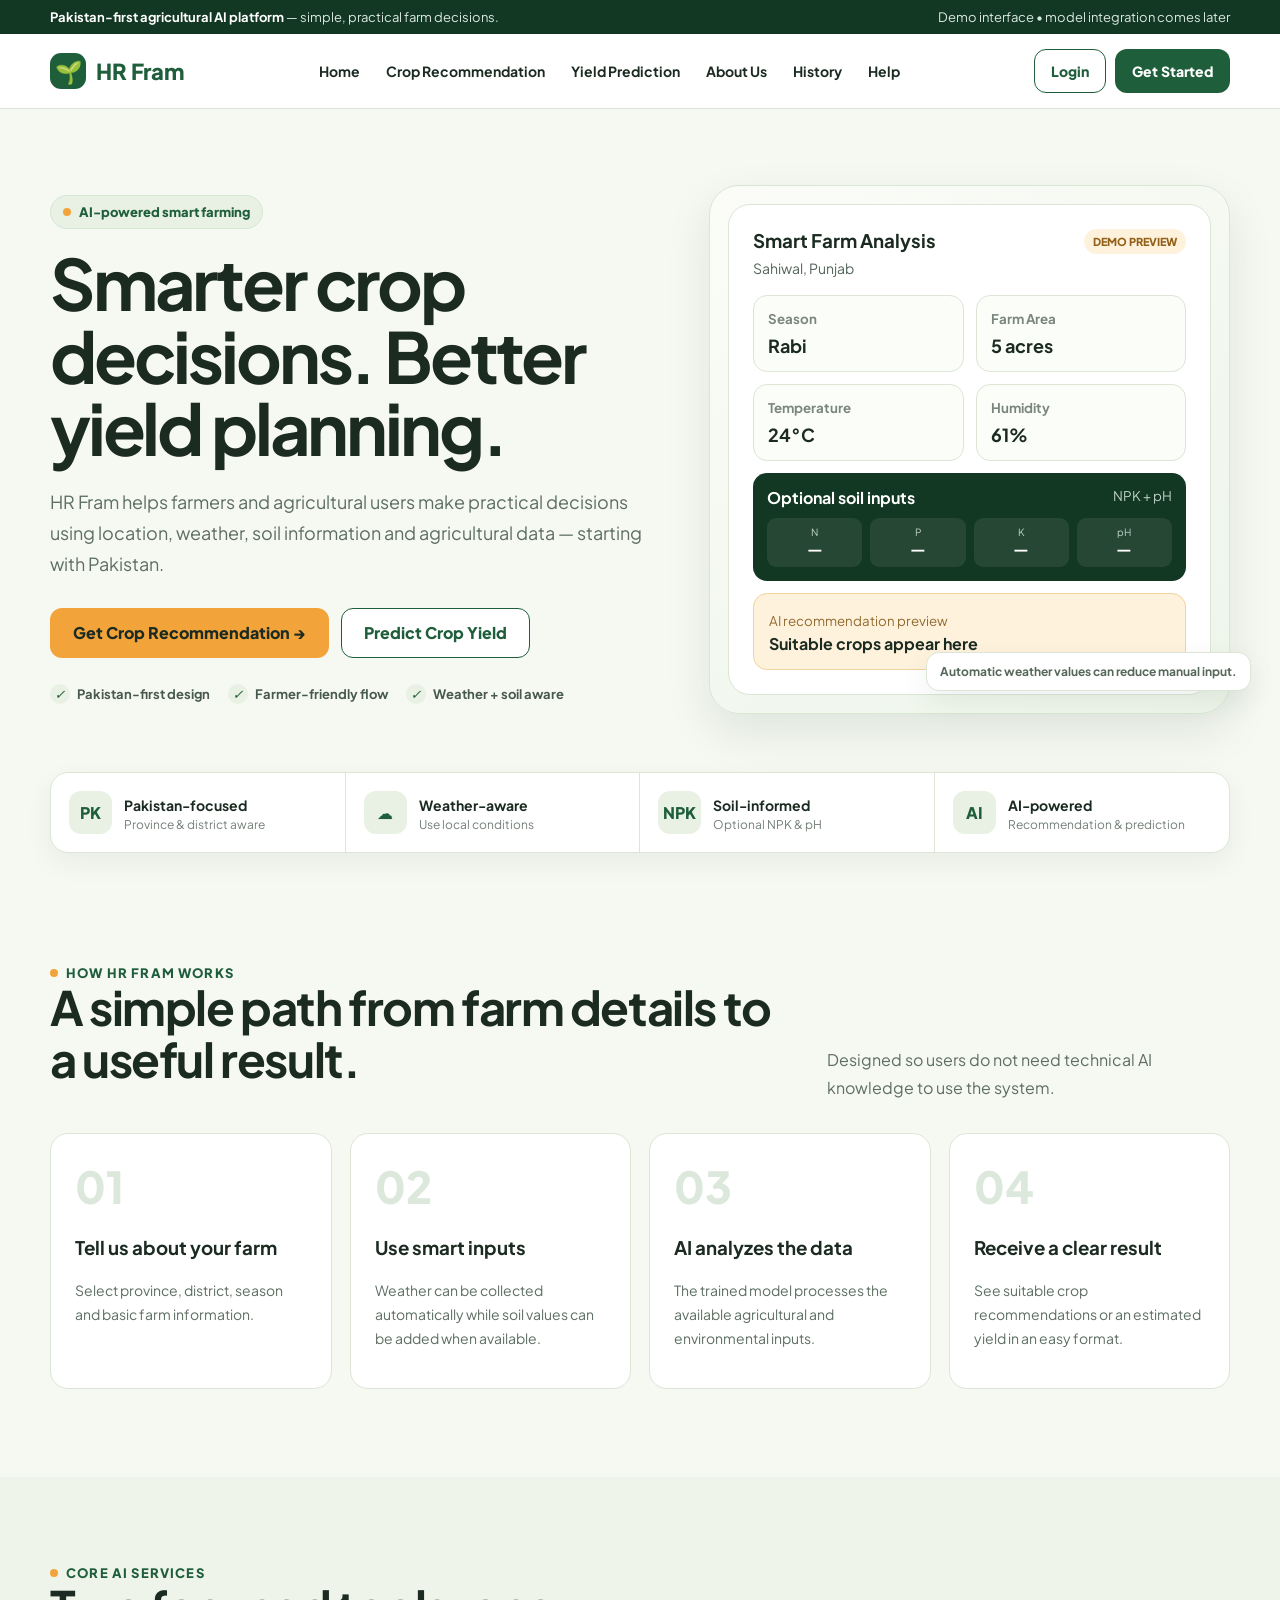
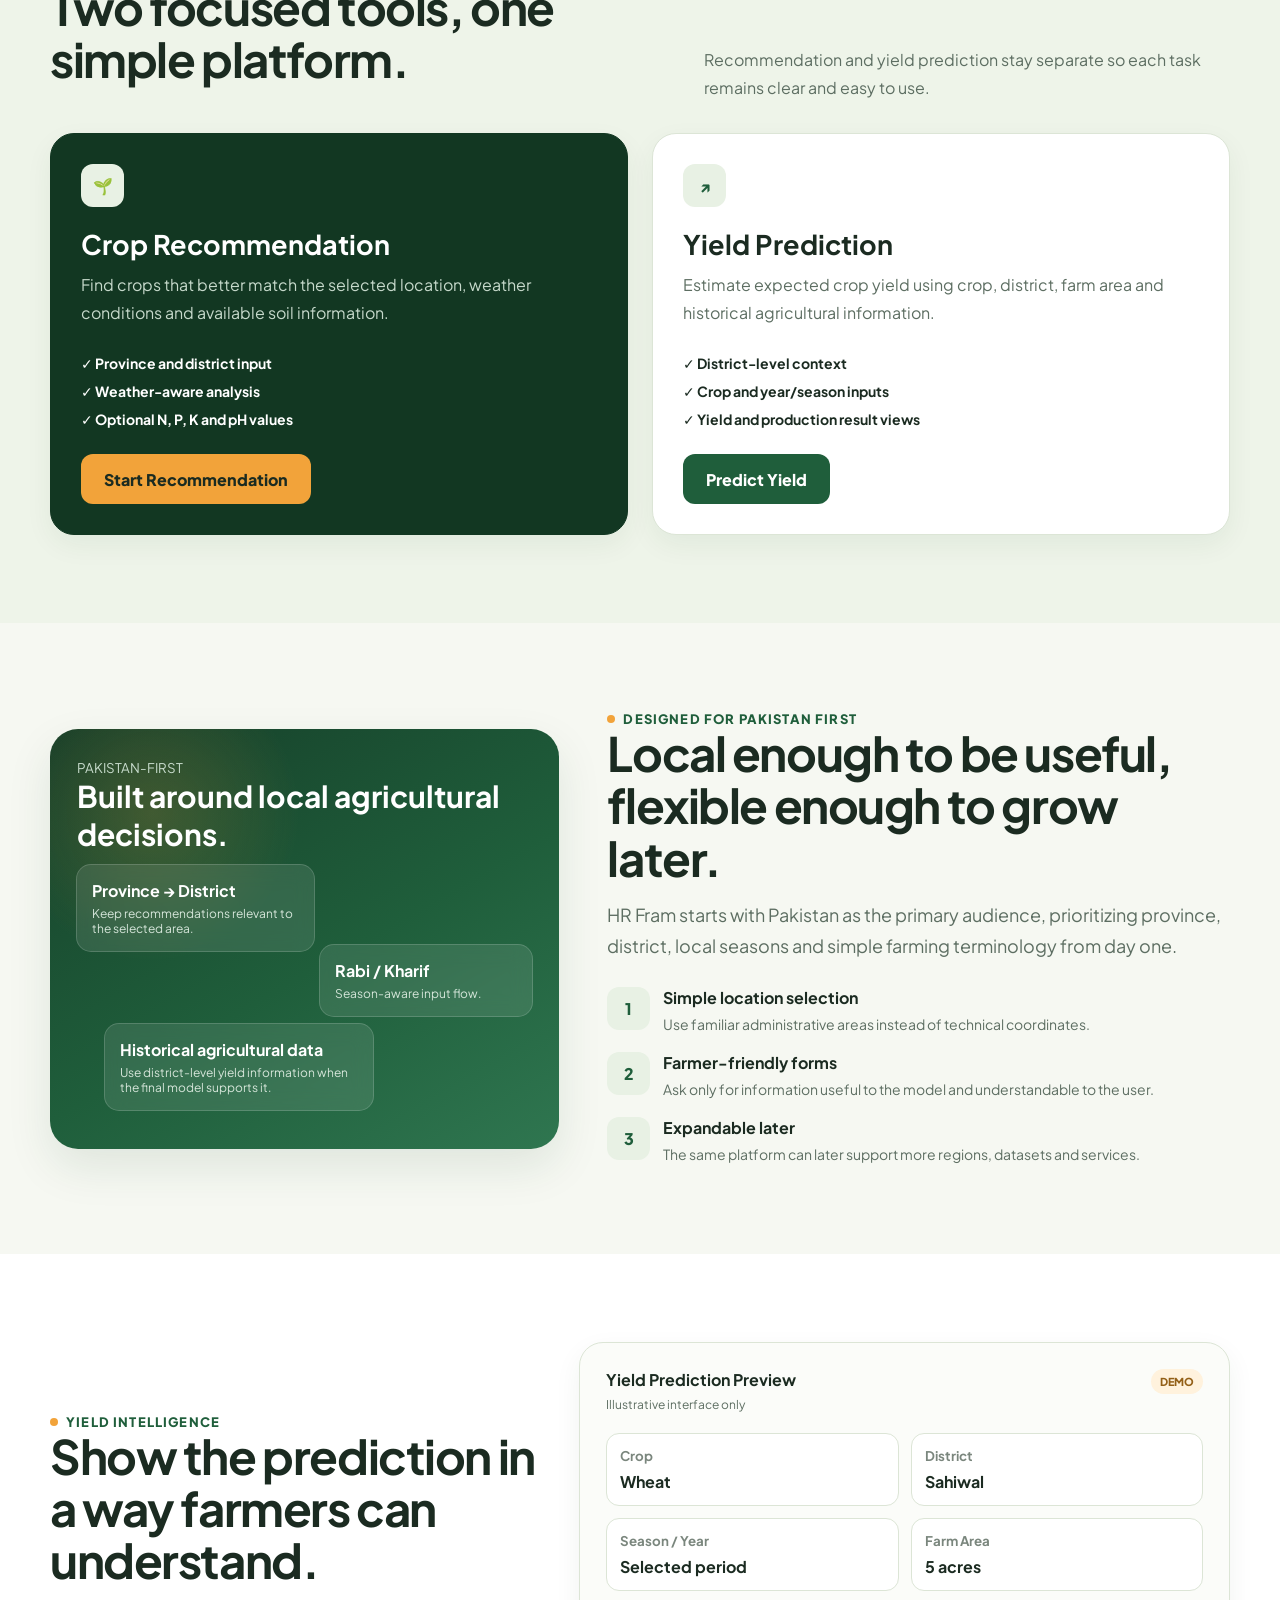
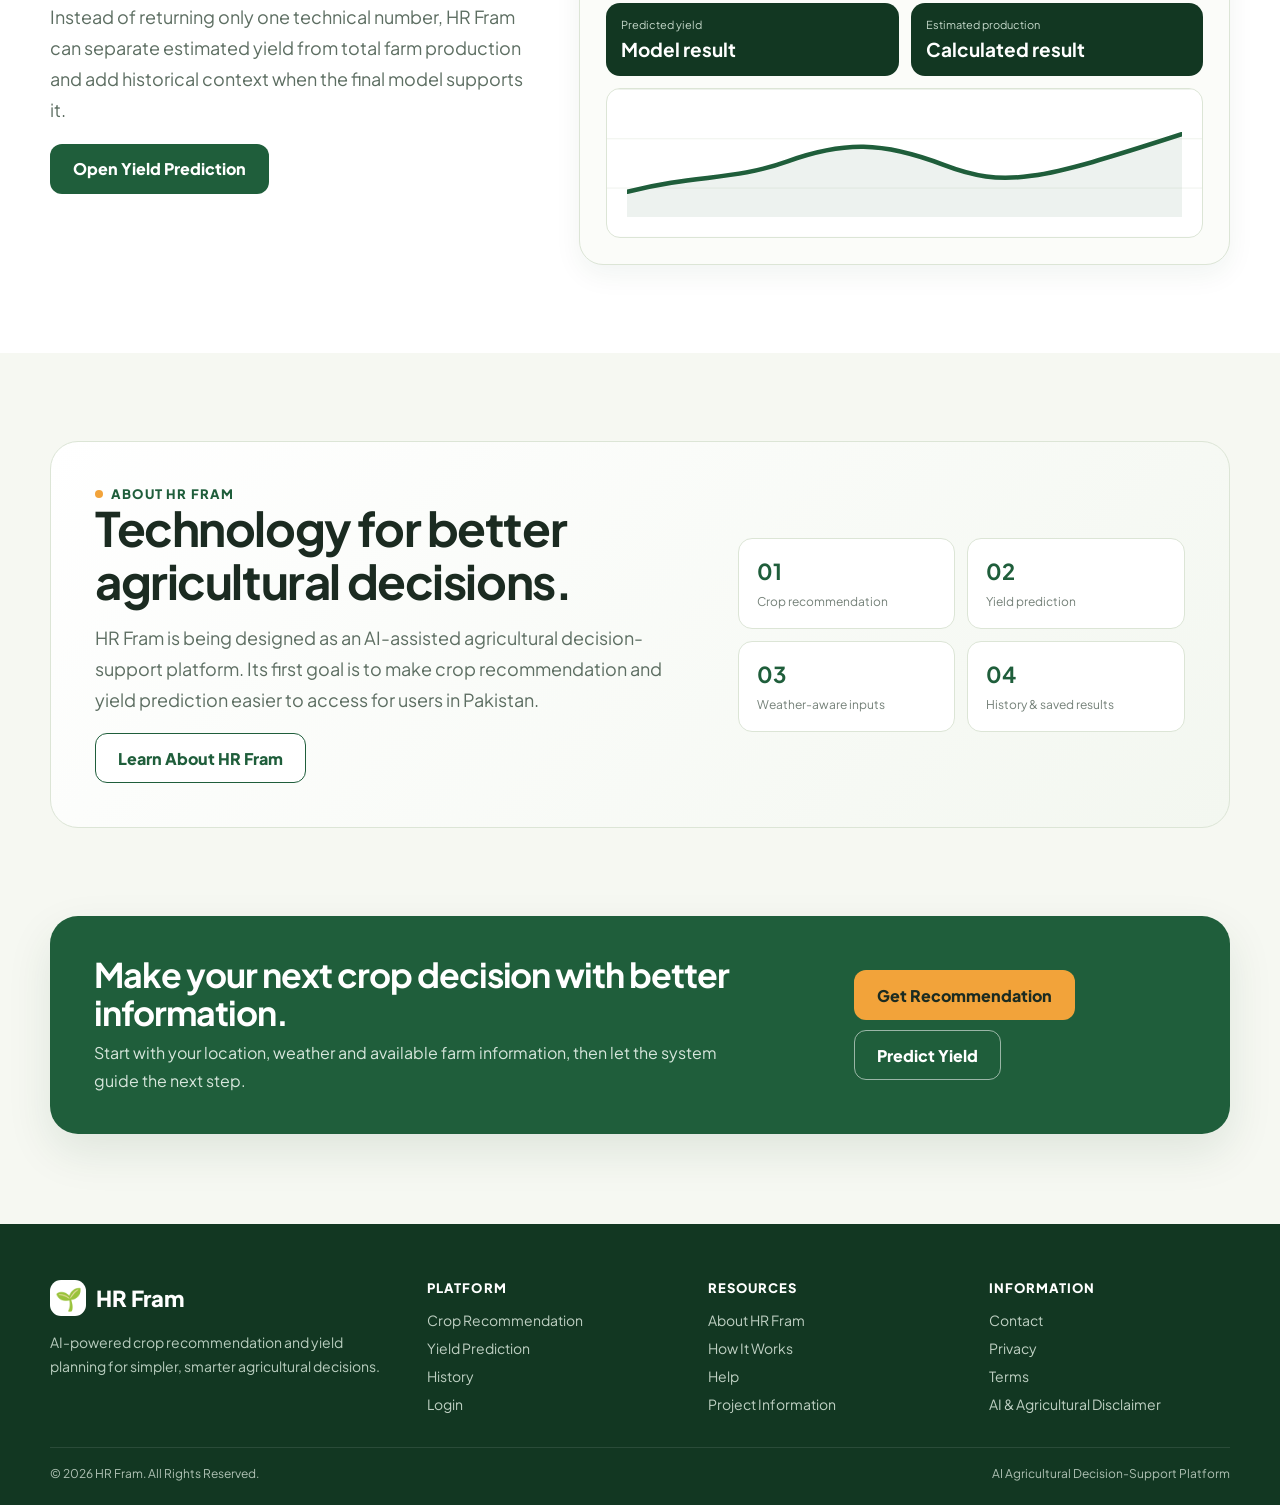
<file: index.html>
<!doctype html>
<html lang="en">
<head>
<meta charset="utf-8">
<meta name="viewport" content="width=device-width,initial-scale=1">
<title>HR Fram — AI Crop Recommendation & Yield Prediction</title>
<link rel="preconnect" href="https://fonts.googleapis.com">
<link rel="preconnect" href="https://fonts.gstatic.com" crossorigin>
<link href="https://fonts.googleapis.com/css2?family=Plus+Jakarta+Sans:wght@400;500;600;700;800&display=swap" rel="stylesheet">
<style>
:root{--g:#1F5E3B;--gd:#16402A;--gx:#123722;--bg:#F6F8F2;--sage:#E8F1E4;--line:#DCE5D6;--ink:#1B2B21;--muted:#5D6E62;--orange:#F2A33A;--soft:#FFF2DD;--white:#fff;--shadow:0 18px 45px rgba(22,64,42,.10)}
*{box-sizing:border-box}html{scroll-behavior:smooth}body{margin:0;font-family:'Plus Jakarta Sans',system-ui,sans-serif;background:var(--bg);color:var(--ink)}a{text-decoration:none;color:inherit}.wrap{width:min(1180px,calc(100% - 40px));margin:auto}h1,h2,h3,p{margin-top:0}h1{font-size:clamp(44px,5.5vw,72px);line-height:1.03;letter-spacing:-.045em;margin-bottom:22px}h2{font-size:clamp(30px,3.7vw,48px);line-height:1.1;letter-spacing:-.03em;margin-bottom:16px}p{color:var(--muted);line-height:1.72}.section{padding:88px 0}.ey{font-size:13px;font-weight:800;letter-spacing:.09em;text-transform:uppercase;color:var(--g);display:flex;gap:8px;align-items:center}.dot{width:8px;height:8px;background:var(--orange);border-radius:50%}.btn{min-height:50px;padding:0 22px;border-radius:12px;border:1.5px solid transparent;display:inline-flex;align-items:center;justify-content:center;gap:8px;font-weight:800}.primary{background:var(--g);color:#fff}.secondary{background:#fff;border-color:var(--g);color:var(--g)}.accent{background:var(--orange);color:var(--ink)}
.top{background:var(--gx);color:#dbe8df;font-size:13px}.top .wrap{padding:9px 0;display:flex;justify-content:space-between;gap:16px}.top strong{color:white}header{position:sticky;top:0;z-index:50;background:rgba(255,255,255,.95);backdrop-filter:blur(14px);border-bottom:1px solid var(--line)}.nav{height:74px;display:flex;align-items:center;justify-content:space-between;gap:22px}.brand{display:flex;align-items:center;gap:10px;font-size:22px;font-weight:800;color:var(--g)}.mark{width:36px;height:36px;border-radius:11px;background:var(--g);display:grid;place-items:center;color:#fff}.links{display:flex;gap:26px;font-size:14px;font-weight:700}.links a:hover{color:var(--g)}.actions{display:flex;gap:9px}.actions .btn{min-height:44px;padding:0 16px;font-size:14px}.menu{display:none;border:0;background:transparent;font-size:24px}.mobile{display:none;border-top:1px solid var(--line);background:#fff}.mobile a{display:block;padding:12px 0;font-weight:700}
.hero{padding:76px 0 48px}.hero-grid{display:grid;grid-template-columns:1.07fr .93fr;gap:60px;align-items:center}.tag{display:inline-flex;align-items:center;gap:8px;background:var(--sage);border:1px solid #d6e7d4;color:var(--g);padding:8px 12px;border-radius:999px;font-size:13px;font-weight:800;margin-bottom:18px}.hero p{font-size:18px;max-width:650px}.heroBtns{display:flex;gap:12px;flex-wrap:wrap;margin-top:28px}.proof{display:flex;gap:18px;flex-wrap:wrap;margin-top:26px;font-size:13px;font-weight:700;color:#46594b}.proof span{display:flex;align-items:center;gap:7px}.check{width:20px;height:20px;border-radius:50%;background:var(--sage);display:grid;place-items:center;color:var(--g)}
.preview{background:linear-gradient(145deg,#fbfcf8,#edf5e9);border:1px solid #d8e6d3;padding:18px;border-radius:30px;box-shadow:var(--shadow);position:relative}.panel{background:#fff;border:1px solid var(--line);border-radius:22px;padding:24px}.phead{display:flex;justify-content:space-between;gap:15px}.demo{font-size:11px;font-weight:800;background:var(--soft);color:#936018;padding:6px 9px;border-radius:99px;height:max-content}.loc{font-size:14px;color:#536458;margin-top:7px}.metrics{display:grid;grid-template-columns:1fr 1fr;gap:12px;margin-top:18px}.metric{border:1px solid var(--line);border-radius:14px;padding:14px;background:#fbfdf9}.metric small,.field small{display:block;color:#7a867d;font-weight:700;margin-bottom:7px}.metric strong{font-size:18px}.soil{margin-top:12px;background:var(--gx);color:#fff;border-radius:14px;padding:14px}.soilTop{display:flex;justify-content:space-between;gap:12px}.soil small{color:#bdd1c3}.npk{display:grid;grid-template-columns:repeat(4,1fr);gap:8px;margin-top:10px}.npk div{background:rgba(255,255,255,.08);border-radius:9px;padding:8px;text-align:center}.npk span{display:block;color:#bfd2c5;font-size:10px}.result{margin-top:12px;background:var(--soft);border:1px solid #f1d39d;padding:15px;border-radius:14px}.result small{color:#916b2f}.result strong{display:block;margin-top:3px}.note{position:absolute;right:-22px;bottom:22px;background:#fff;border:1px solid var(--line);border-radius:13px;padding:11px 13px;box-shadow:0 10px 28px rgba(22,64,42,.08);font-size:12px;font-weight:700;color:#55665a}
.caps{padding:10px 0 24px}.capgrid{background:#fff;border:1px solid var(--line);border-radius:18px;display:grid;grid-template-columns:repeat(4,1fr);box-shadow:0 10px 28px rgba(22,64,42,.06)}.cap{display:flex;gap:12px;align-items:center;padding:18px;border-right:1px solid var(--line)}.cap:last-child{border-right:0}.ico{width:43px;height:43px;border-radius:12px;background:var(--sage);display:grid;place-items:center;color:var(--g);font-weight:800}.cap strong{font-size:14px}.cap span{display:block;color:#748078;font-size:12px;margin-top:2px}
.sh{display:flex;align-items:end;justify-content:space-between;gap:25px;margin-bottom:32px}.sh p{max-width:560px;margin-bottom:0}.steps{display:grid;grid-template-columns:repeat(4,1fr);gap:18px}.step{background:#fff;border:1px solid var(--line);border-radius:18px;padding:24px;min-height:230px;position:relative;overflow:hidden}.num{font-size:44px;font-weight:800;color:#dce8db;margin-bottom:22px}.step p{font-size:14px}.services{background:#eef4e9}.servicegrid{display:grid;grid-template-columns:1fr 1fr;gap:24px}.service{background:#fff;border:1px solid var(--line);border-radius:24px;padding:30px;min-height:335px;display:flex;flex-direction:column;box-shadow:0 10px 28px rgba(22,64,42,.06)}.service.dark{background:var(--gx);color:#fff;border-color:var(--gx)}.service.dark p{color:#c6d9cb}.service h3{font-size:27px;margin:20px 0 10px}.bullets{display:grid;gap:10px;padding:0;list-style:none;margin:12px 0 26px;font-size:14px;font-weight:700}.service .btn{margin-top:auto;align-self:flex-start}
.pkgrid{display:grid;grid-template-columns:.9fr 1.1fr;gap:48px;align-items:center}.pkvisual{min-height:420px;border-radius:28px;padding:27px;background:radial-gradient(circle at 20% 20%,rgba(242,163,58,.18),transparent 28%),linear-gradient(150deg,#163f29,#1f5e3b 55%,#2f7650);position:relative;color:#fff;overflow:hidden;box-shadow:var(--shadow)}.pkvisual h3{font-size:30px;max-width:430px}.pkcard{position:absolute;background:rgba(255,255,255,.10);border:1px solid rgba(255,255,255,.16);backdrop-filter:blur(10px);border-radius:15px;padding:15px}.pkcard span{display:block;color:#d6e6da;font-size:12px;margin-top:5px}.a{left:26px;top:135px;width:47%}.b{right:26px;top:215px;width:42%}.c{left:54px;bottom:38px;width:53%}.flist{display:grid;gap:16px;margin-top:25px}.frow{display:flex;gap:13px}.frow h3{font-size:16px;margin-bottom:4px}.frow p{font-size:14px;margin-bottom:0}
.yield{background:#fff}.ygrid{display:grid;grid-template-columns:.86fr 1.14fr;gap:38px;align-items:center}.ycard{background:#fbfcf9;border:1px solid var(--line);border-radius:24px;padding:26px;box-shadow:0 10px 28px rgba(22,64,42,.06)}.ytop{display:flex;justify-content:space-between;gap:15px}.fields{display:grid;grid-template-columns:1fr 1fr;gap:12px;margin-top:18px}.field{background:#fff;border:1px solid var(--line);border-radius:13px;padding:13px}.results{display:grid;grid-template-columns:1fr 1fr;gap:12px;margin-top:12px}.results div{background:var(--gx);color:#fff;border-radius:14px;padding:15px}.results span{font-size:11px;color:#c5d8ca;display:block;margin-bottom:6px}.results strong{font-size:19px}.chart{height:150px;margin-top:12px;border:1px solid var(--line);border-radius:14px;background:#fff;position:relative;overflow:hidden}.chart:before{content:"";position:absolute;inset:0;background:linear-gradient(#eef2ec 1px,transparent 1px) 0 0/100% 33.3%}.chart svg{position:absolute;inset:20px;width:calc(100% - 40px);height:calc(100% - 40px)}
.about{display:grid;grid-template-columns:1.15fr .85fr;gap:38px;align-items:center;background:linear-gradient(135deg,#fff,#f3f7f0);border:1px solid var(--line);border-radius:28px;padding:44px}.minis{display:grid;grid-template-columns:1fr 1fr;gap:12px}.mini{background:#fff;border:1px solid var(--line);border-radius:14px;padding:18px}.mini strong{display:block;font-size:22px;color:var(--g);margin-bottom:4px}.mini span{font-size:12px;color:#748078}.cta{padding:0 0 90px}.ctabox{background:var(--g);color:#fff;border-radius:28px;padding:40px 44px;display:flex;justify-content:space-between;align-items:center;gap:28px;box-shadow:var(--shadow)}.ctabox h2{font-size:34px;margin-bottom:8px}.ctabox p{color:#d7e6dc;margin-bottom:0;max-width:650px}.ctabtns{display:flex;gap:10px;flex-wrap:wrap}.ctabox .secondary{background:transparent;color:#fff;border-color:rgba(255,255,255,.55)}
footer{background:var(--gx);color:#fff}.foot{padding:56px 0 34px;display:grid;grid-template-columns:1.4fr repeat(3,1fr);gap:40px}.foot p{color:#b9cdbf;font-size:14px;max-width:340px}.ftitle{font-size:13px;font-weight:800;letter-spacing:.08em;text-transform:uppercase;margin-bottom:15px}.flinks{display:grid;gap:10px}.flinks a{font-size:14px;color:#bfd0c3}.bottom{border-top:1px solid rgba(255,255,255,.1);padding:18px 0 24px;display:flex;justify-content:space-between;gap:16px;flex-wrap:wrap;font-size:12px;color:#afc1b4}
@media(max-width:980px){.links{display:none}.menu{display:block}.hero-grid,.pkgrid,.ygrid,.about{grid-template-columns:1fr}.capgrid{grid-template-columns:1fr 1fr}.cap:nth-child(2){border-right:0}.steps{grid-template-columns:1fr 1fr}.foot{grid-template-columns:1.3fr 1fr 1fr}.foot>div:last-child{grid-column:2}.note{position:static;margin-top:12px}.preview{max-width:720px}}
@media(max-width:700px){.wrap{width:min(100% - 28px,1180px)}.top .wrap{flex-direction:column;gap:3px}.actions .btn{display:none}.section{padding:66px 0}.hero{padding-top:44px}.heroBtns .btn{width:100%}.capgrid{grid-template-columns:1fr}.cap{border-right:0;border-bottom:1px solid var(--line)}.cap:last-child{border-bottom:0}.sh{flex-direction:column;align-items:flex-start}.steps,.servicegrid,.fields,.results,.minis{grid-template-columns:1fr}.pkvisual{min-height:455px}.a,.b,.c{left:22px;right:22px;width:auto}.a{top:120px}.b{top:225px}.c{bottom:28px}.about{padding:28px}.ctabox{padding:30px 25px;flex-direction:column;align-items:flex-start}.ctabtns,.ctabtns .btn{width:100%}.foot{grid-template-columns:1fr 1fr}.foot>div:first-child{grid-column:1/-1}.foot>div:last-child{grid-column:auto}}
@media(max-width:440px){h1{font-size:38px}.metrics,.steps,.foot{grid-template-columns:1fr}.npk{grid-template-columns:1fr 1fr}.panel{padding:18px}}
</style>
</head>
<body>
<div class="top"><div class="wrap"><div><strong>Pakistan-first agricultural AI platform</strong> — simple, practical farm decisions.</div><div>Demo interface • model integration comes later</div></div></div>
<header>
  <div class="wrap nav">
    <a class="brand" href="#home"><span class="mark">🌱</span>HR Fram</a>
    <nav class="links"><a href="#home">Home</a><a href="crop-recommendation.html">Crop Recommendation</a><a href="yield-prediction.html">Yield Prediction</a><a href="about-us.html">About Us</a><a href="history.html">History</a><a data-auth-user style="display:none" href="dashboard.html">Dashboard</a><a data-auth-admin style="display:none" href="admin.html">Admin Panel</a><a href="help.html">Help</a></nav>
    <div class="actions"><a class="btn secondary" data-auth-guest href="login.html">Login</a><a class="btn primary" data-auth-guest href="register.html">Get Started</a><button class="btn secondary" data-auth-user style="display:none" type="button" onclick="HRFramAuth.logout()">Logout</button><button class="menu" onclick="toggleMenu()">☰</button></div>
  </div>
  <div class="mobile" id="mobile"><div class="wrap"><a href="#home">Home</a><a href="crop-recommendation.html">Crop Recommendation</a><a href="yield-prediction.html">Yield Prediction</a><a href="about-us.html">About Us</a><a href="history.html">History</a><a data-auth-user style="display:none" href="dashboard.html">Dashboard</a><a data-auth-admin style="display:none" href="admin.html">Admin Panel</a><a href="help.html">Help</a><a data-auth-guest href="login.html">Login</a><a data-auth-guest href="register.html">Register</a><a data-auth-user style="display:none" href="login.html" onclick="HRFramAuth.logout();return false;">Logout</a></div></div>
</header>
<main id="home">
<section class="hero"><div class="wrap hero-grid">
  <div><span class="tag"><span class="dot"></span>AI-powered smart farming</span><h1>Smarter crop decisions. Better yield planning.</h1><p>HR Fram helps farmers and agricultural users make practical decisions using location, weather, soil information and agricultural data — starting with Pakistan.</p><div class="heroBtns"><a class="btn accent" href="crop-recommendation.html">Get Crop Recommendation →</a><a class="btn secondary" href="yield-prediction.html">Predict Crop Yield</a></div><div class="proof"><span><i class="check">✓</i>Pakistan-first design</span><span><i class="check">✓</i>Farmer-friendly flow</span><span><i class="check">✓</i>Weather + soil aware</span></div></div>
  <div class="preview"><div class="panel"><div class="phead"><div><h3 style="margin-bottom:4px">Smart Farm Analysis</h3><div class="loc">Sahiwal, Punjab</div></div><span class="demo">DEMO PREVIEW</span></div><div class="metrics"><div class="metric"><small>Season</small><strong>Rabi</strong></div><div class="metric"><small>Farm Area</small><strong>5 acres</strong></div><div class="metric"><small>Temperature</small><strong>24°C</strong></div><div class="metric"><small>Humidity</small><strong>61%</strong></div></div><div class="soil"><div class="soilTop"><strong>Optional soil inputs</strong><small>NPK + pH</small></div><div class="npk"><div><span>N</span><strong>—</strong></div><div><span>P</span><strong>—</strong></div><div><span>K</span><strong>—</strong></div><div><span>pH</span><strong>—</strong></div></div></div><div class="result"><small>AI recommendation preview</small><strong>Suitable crops appear here</strong></div></div><div class="note">Automatic weather values can reduce manual input.</div></div>
</div></section>
<section class="caps"><div class="wrap"><div class="capgrid"><div class="cap"><div class="ico">PK</div><div><strong>Pakistan-focused</strong><span>Province & district aware</span></div></div><div class="cap"><div class="ico">☁</div><div><strong>Weather-aware</strong><span>Use local conditions</span></div></div><div class="cap"><div class="ico">NPK</div><div><strong>Soil-informed</strong><span>Optional NPK & pH</span></div></div><div class="cap"><div class="ico">AI</div><div><strong>AI-powered</strong><span>Recommendation & prediction</span></div></div></div></div></section>
<section class="section" id="how"><div class="wrap"><div class="sh"><div><div class="ey"><span class="dot"></span>How HR Fram works</div><h2>A simple path from farm details to a useful result.</h2></div><p>Designed so users do not need technical AI knowledge to use the system.</p></div><div class="steps"><article class="step"><div class="num">01</div><h3>Tell us about your farm</h3><p>Select province, district, season and basic farm information.</p></article><article class="step"><div class="num">02</div><h3>Use smart inputs</h3><p>Weather can be collected automatically while soil values can be added when available.</p></article><article class="step"><div class="num">03</div><h3>AI analyzes the data</h3><p>The trained model processes the available agricultural and environmental inputs.</p></article><article class="step"><div class="num">04</div><h3>Receive a clear result</h3><p>See suitable crop recommendations or an estimated yield in an easy format.</p></article></div></div></section>
<section class="section services" id="recommend"><div class="wrap"><div class="sh"><div><div class="ey"><span class="dot"></span>Core AI services</div><h2>Two focused tools, one simple platform.</h2></div><p>Recommendation and yield prediction stay separate so each task remains clear and easy to use.</p></div><div class="servicegrid"><article class="service dark"><div class="ico">🌱</div><h3>Crop Recommendation</h3><p>Find crops that better match the selected location, weather conditions and available soil information.</p><ul class="bullets"><li>✓ Province and district input</li><li>✓ Weather-aware analysis</li><li>✓ Optional N, P, K and pH values</li></ul><a class="btn accent" href="crop-recommendation.html">Start Recommendation</a></article><article class="service" id="yield"><div class="ico">↗</div><h3>Yield Prediction</h3><p>Estimate expected crop yield using crop, district, farm area and historical agricultural information.</p><ul class="bullets"><li>✓ District-level context</li><li>✓ Crop and year/season inputs</li><li>✓ Yield and production result views</li></ul><a class="btn primary" href="yield-prediction.html">Predict Yield</a></article></div></div></section>
<section class="section"><div class="wrap pkgrid"><div class="pkvisual"><div><small style="color:#c8dccd">PAKISTAN-FIRST</small><h3>Built around local agricultural decisions.</h3></div><div class="pkcard a"><strong>Province → District</strong><span>Keep recommendations relevant to the selected area.</span></div><div class="pkcard b"><strong>Rabi / Kharif</strong><span>Season-aware input flow.</span></div><div class="pkcard c"><strong>Historical agricultural data</strong><span>Use district-level yield information when the final model supports it.</span></div></div><div><div class="ey"><span class="dot"></span>Designed for Pakistan first</div><h2>Local enough to be useful, flexible enough to grow later.</h2><p style="font-size:18px">HR Fram starts with Pakistan as the primary audience, prioritizing province, district, local seasons and simple farming terminology from day one.</p><div class="flist"><div class="frow"><div class="ico">1</div><div><h3>Simple location selection</h3><p>Use familiar administrative areas instead of technical coordinates.</p></div></div><div class="frow"><div class="ico">2</div><div><h3>Farmer-friendly forms</h3><p>Ask only for information useful to the model and understandable to the user.</p></div></div><div class="frow"><div class="ico">3</div><div><h3>Expandable later</h3><p>The same platform can later support more regions, datasets and services.</p></div></div></div></div></div></section>
<section class="section yield" id="yieldPreview"><div class="wrap ygrid"><div><div class="ey"><span class="dot"></span>Yield intelligence</div><h2>Show the prediction in a way farmers can understand.</h2><p style="font-size:18px">Instead of returning only one technical number, HR Fram can separate estimated yield from total farm production and add historical context when the final model supports it.</p><a class="btn primary" href="yield-prediction.html">Open Yield Prediction</a></div><div class="ycard"><div class="ytop"><div><strong>Yield Prediction Preview</strong><p style="font-size:12px;margin:5px 0 0">Illustrative interface only</p></div><span class="demo">DEMO</span></div><div class="fields"><div class="field"><small>Crop</small><strong>Wheat</strong></div><div class="field"><small>District</small><strong>Sahiwal</strong></div><div class="field"><small>Season / Year</small><strong>Selected period</strong></div><div class="field"><small>Farm Area</small><strong>5 acres</strong></div></div><div class="results"><div><span>Predicted yield</span><strong>Model result</strong></div><div><span>Estimated production</span><strong>Calculated result</strong></div></div><div class="chart"><svg viewBox="0 0 500 120" preserveAspectRatio="none"><path d="M0 92 C65 72,95 80,145 58 S230 36,285 62 S370 80,500 28" fill="none" stroke="#1F5E3B" stroke-width="5" stroke-linecap="round"/><path d="M0 92 C65 72,95 80,145 58 S230 36,285 62 S370 80,500 28 L500 120 L0 120 Z" fill="rgba(31,94,59,.08)"/></svg></div></div></div></section>
<section class="section" id="about"><div class="wrap"><div class="about"><div><div class="ey"><span class="dot"></span>About HR Fram</div><h2>Technology for better agricultural decisions.</h2><p style="font-size:18px">HR Fram is being designed as an AI-assisted agricultural decision-support platform. Its first goal is to make crop recommendation and yield prediction easier to access for users in Pakistan.</p><a class="btn secondary" href="about-us.html">Learn About HR Fram</a></div><div class="minis"><div class="mini"><strong>01</strong><span>Crop recommendation</span></div><div class="mini"><strong>02</strong><span>Yield prediction</span></div><div class="mini"><strong>03</strong><span>Weather-aware inputs</span></div><div class="mini"><strong>04</strong><span>History & saved results</span></div></div></div></div></section>
<section class="cta"><div class="wrap"><div class="ctabox"><div><h2>Make your next crop decision with better information.</h2><p>Start with your location, weather and available farm information, then let the system guide the next step.</p></div><div class="ctabtns"><a class="btn accent" href="crop-recommendation.html">Get Recommendation</a><a class="btn secondary" href="yield-prediction.html">Predict Yield</a></div></div></div></section>
</main>
<footer id="history"><div class="wrap foot"><div><a class="brand" href="#home" style="color:#fff;margin-bottom:14px"><span class="mark" style="background:#fff;color:var(--g)">🌱</span>HR Fram</a><p>AI-powered crop recommendation and yield planning for simpler, smarter agricultural decisions.</p></div><div><div class="ftitle">Platform</div><div class="flinks"><a href="crop-recommendation.html">Crop Recommendation</a><a href="yield-prediction.html">Yield Prediction</a><a href="history.html">History</a><a data-auth-guest href="login.html">Login</a><a data-auth-user style="display:none" href="dashboard.html">Dashboard</a></div></div><div><div class="ftitle">Resources</div><div class="flinks"><a href="about-us.html">About HR Fram</a><a href="#how">How It Works</a><a href="help.html">Help</a><a href="about-us.html">Project Information</a></div></div><div><div class="ftitle">Information</div><div class="flinks"><a href="help.html#contact">Contact</a><a href="privacy.html">Privacy</a><a href="terms.html">Terms</a><a href="terms.html#agriculture">AI & Agricultural Disclaimer</a></div></div></div><div class="wrap bottom"><span>© 2026 HR Fram. All Rights Reserved.</span><span>AI Agricultural Decision-Support Platform</span></div></footer>
<script>function toggleMenu(){const m=document.getElementById('mobile');m.style.display=m.style.display==='block'?'none':'block'}</script>
<script src="auth.js"></script></body></html>
</file>
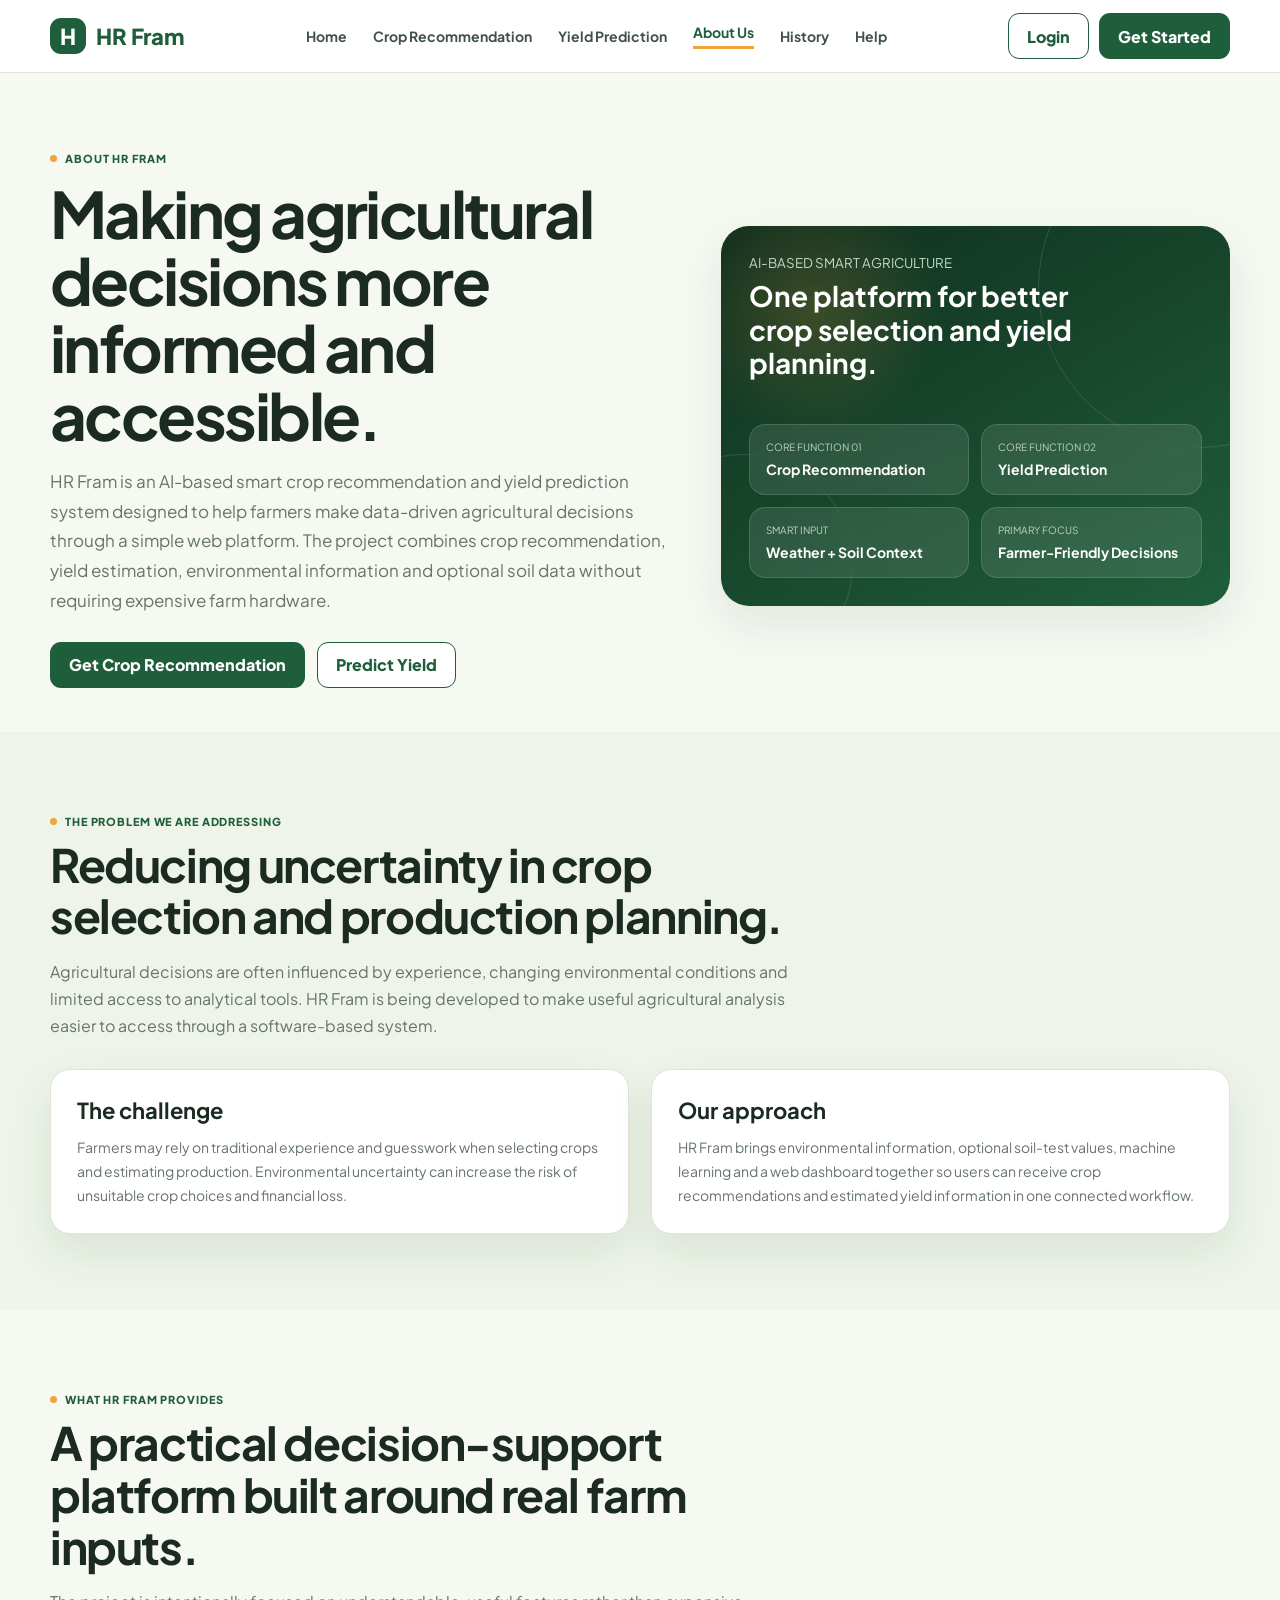
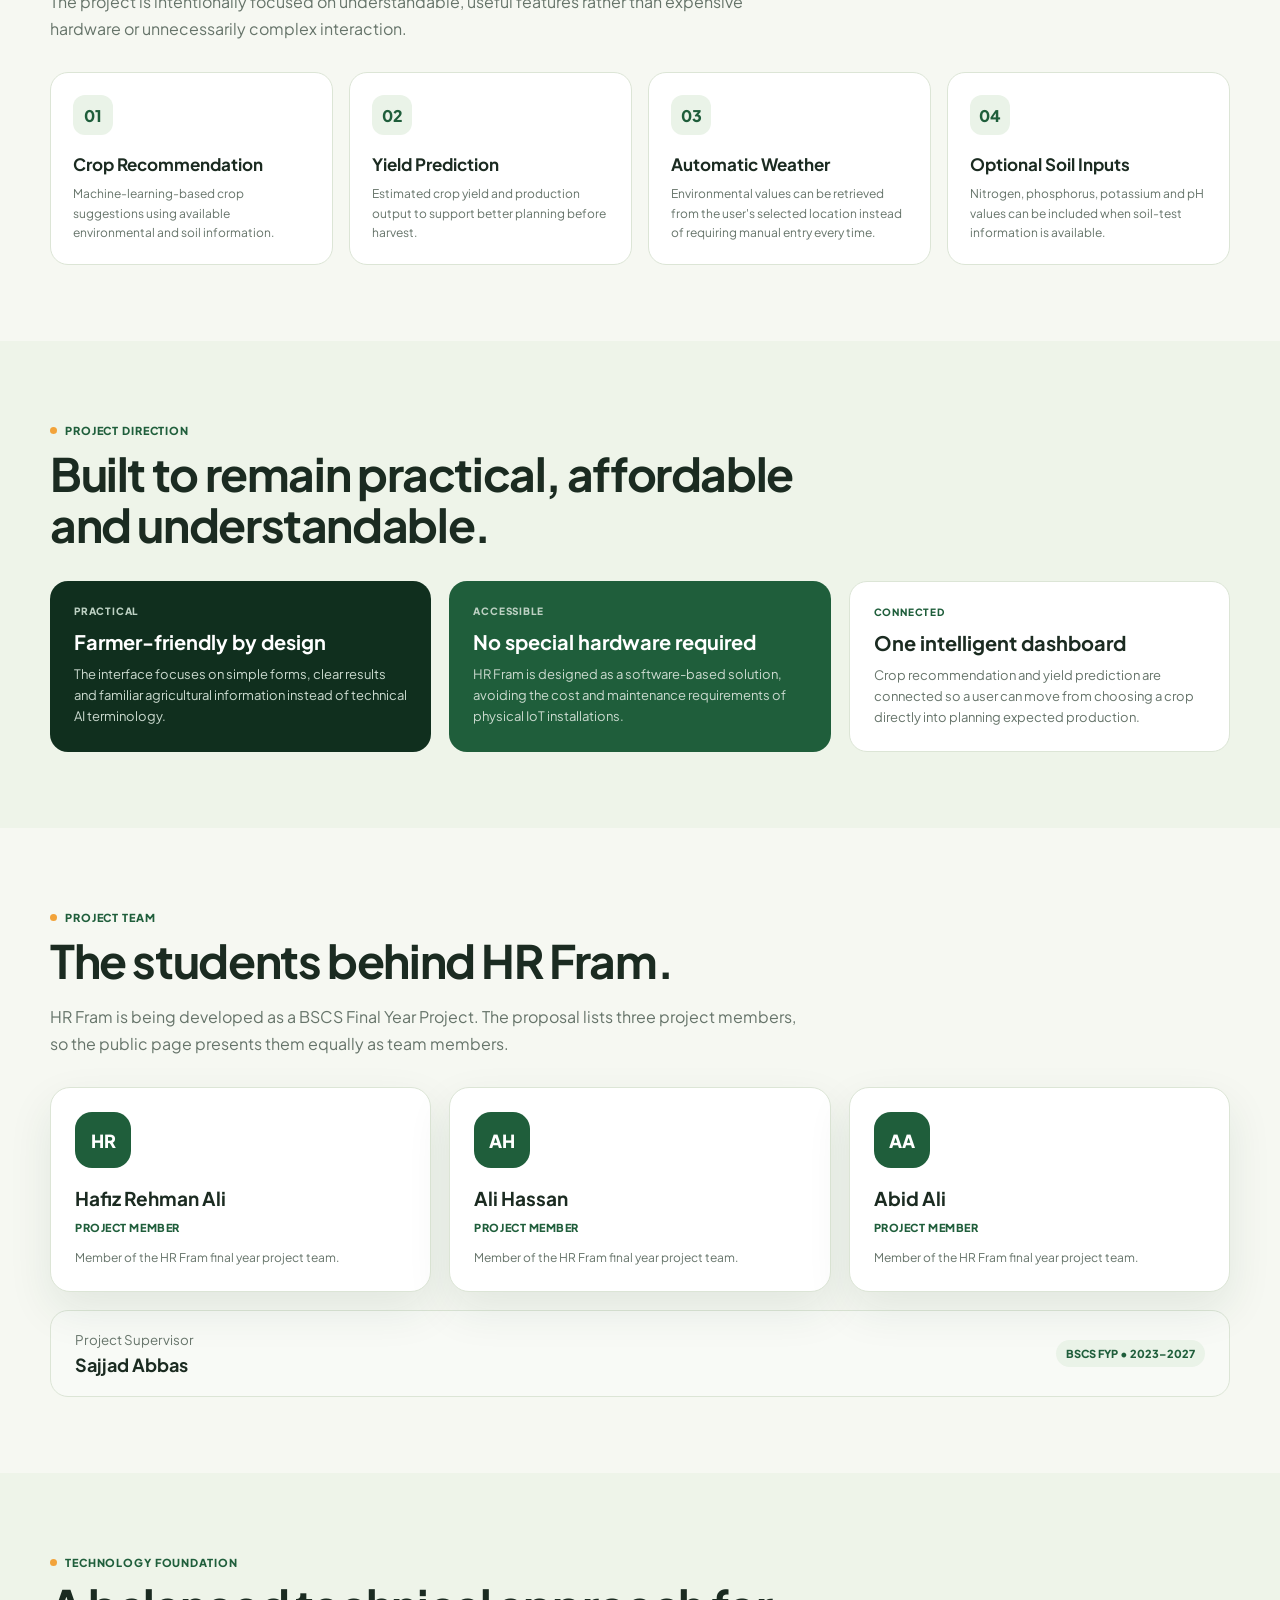
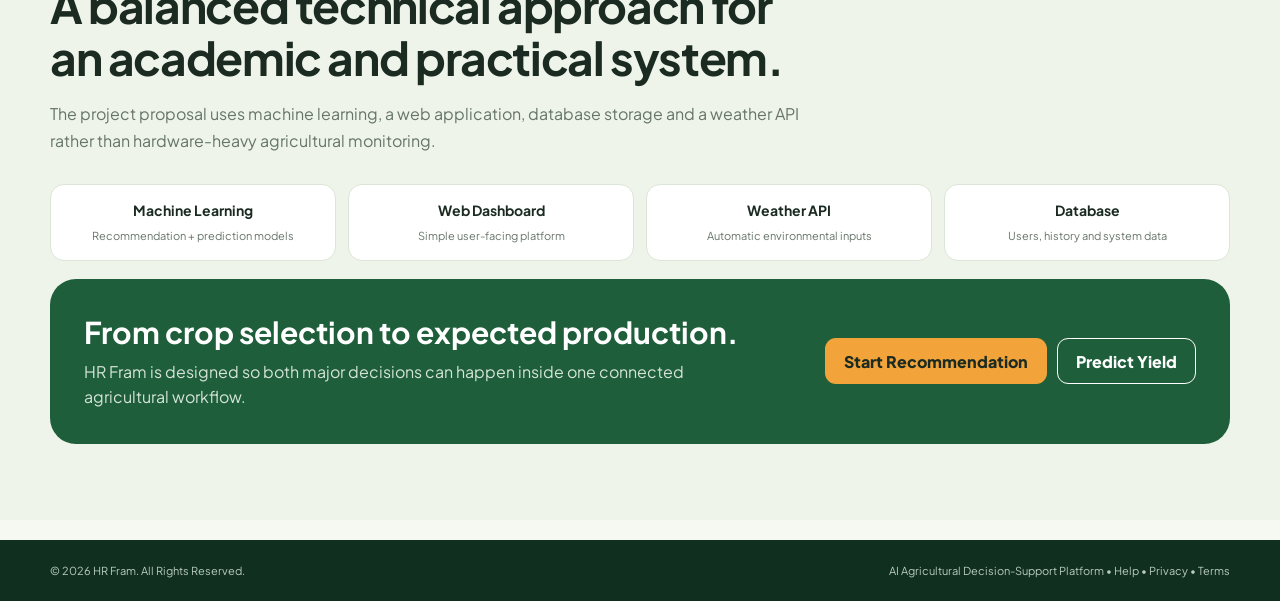
<file: about-us.html>
<!DOCTYPE html>

<html lang="en">
<head>
<meta charset="utf-8"/>
<meta content="width=device-width, initial-scale=1" name="viewport"/>
<title>About Us — HR Fram</title>
<link href="https://fonts.googleapis.com" rel="preconnect"/>
<link href="https://fonts.googleapis.com/css2?family=Plus+Jakarta+Sans:wght@400;500;600;700;800&amp;display=swap" rel="stylesheet"/>
<link href="app.css" rel="stylesheet"/>
</head>
<body>
<header class="site-header"><div class="container nav"><a class="brand" href="index.html"><span class="brand-mark">H</span>HR Fram</a><nav class="nav-links"><a href="index.html">Home</a><a href="crop-recommendation.html">Crop Recommendation</a><a href="yield-prediction.html">Yield Prediction</a><a class="active" href="about-us.html">About Us</a><a href="history.html">History</a><a data-auth-user="" href="dashboard.html" style="display:none">Dashboard</a><a data-auth-admin="" href="admin.html" style="display:none">Admin Panel</a><a href="help.html">Help</a></nav><div class="nav-actions"><a class="btn btn-secondary" data-auth-guest="" href="login.html">Login</a><a class="btn btn-primary" data-auth-guest="" href="register.html">Get Started</a><button class="btn btn-secondary" data-auth-user="" onclick="HRFramAuth.logout()" style="display:none" type="button">Logout</button><button aria-label="Open menu" class="menu-btn" onclick="toggleAppMenu()" type="button">☰</button></div></div></header>
<main>
<!-- HERO -->
<section class="about-hero">
<div class="container about-hero-grid">
<div>
<div class="eyebrow">
<span class="dot"></span>
          About HR Fram
        </div>
<h1>Making agricultural decisions more informed and accessible.</h1>
<p>
          HR Fram is an AI-based smart crop recommendation and yield prediction system designed
          to help farmers make data-driven agricultural decisions through a simple web platform.
          The project combines crop recommendation, yield estimation, environmental information
          and optional soil data without requiring expensive farm hardware.
        </p>
<div class="action-row">
<a class="btn btn-primary" href="crop-recommendation.html">
            Get Crop Recommendation
          </a>
<a class="btn btn-secondary" href="yield-prediction.html">
            Predict Yield
          </a>
</div>
</div>
<div class="about-visual">
<div class="visual-title">
<small>AI-BASED SMART AGRICULTURE</small>
<strong>One platform for better crop selection and yield planning.</strong>
</div>
<div class="visual-stack">
<div class="visual-card">
<small>CORE FUNCTION 01</small>
<strong>Crop Recommendation</strong>
</div>
<div class="visual-card">
<small>CORE FUNCTION 02</small>
<strong>Yield Prediction</strong>
</div>
<div class="visual-card">
<small>SMART INPUT</small>
<strong>Weather + Soil Context</strong>
</div>
<div class="visual-card">
<small>PRIMARY FOCUS</small>
<strong>Farmer-Friendly Decisions</strong>
</div>
</div>
</div>
</div>
</section>
<!-- PROBLEM + SOLUTION -->
<section class="about-section alt">
<div class="container">
<div class="about-section-head">
<div class="eyebrow">
<span class="dot"></span>
          The problem we are addressing
        </div>
<h2>Reducing uncertainty in crop selection and production planning.</h2>
<p>
          Agricultural decisions are often influenced by experience, changing environmental
          conditions and limited access to analytical tools. HR Fram is being developed to
          make useful agricultural analysis easier to access through a software-based system.
        </p>
</div>
<div class="problem-grid">
<article class="story-card">
<h3>The challenge</h3>
<p>
            Farmers may rely on traditional experience and guesswork when selecting crops
            and estimating production. Environmental uncertainty can increase the risk of
            unsuitable crop choices and financial loss.
          </p>
</article>
<article class="story-card">
<h3>Our approach</h3>
<p>
            HR Fram brings environmental information, optional soil-test values, machine
            learning and a web dashboard together so users can receive crop recommendations
            and estimated yield information in one connected workflow.
          </p>
</article>
</div>
</div>
</section>
<!-- WHAT SYSTEM PROVIDES -->
<section class="about-section">
<div class="container">
<div class="about-section-head">
<div class="eyebrow">
<span class="dot"></span>
          What HR Fram provides
        </div>
<h2>A practical decision-support platform built around real farm inputs.</h2>
<p>
          The project is intentionally focused on understandable, useful features rather
          than expensive hardware or unnecessarily complex interaction.
        </p>
</div>
<div class="feature-grid">
<article class="about-feature">
<div class="number">01</div>
<h3>Crop Recommendation</h3>
<p>
            Machine-learning-based crop suggestions using available environmental and soil information.
          </p>
</article>
<article class="about-feature">
<div class="number">02</div>
<h3>Yield Prediction</h3>
<p>
            Estimated crop yield and production output to support better planning before harvest.
          </p>
</article>
<article class="about-feature">
<div class="number">03</div>
<h3>Automatic Weather</h3>
<p>
            Environmental values can be retrieved from the user's selected location instead of requiring manual entry every time.
          </p>
</article>
<article class="about-feature">
<div class="number">04</div>
<h3>Optional Soil Inputs</h3>
<p>
            Nitrogen, phosphorus, potassium and pH values can be included when soil-test information is available.
          </p>
</article>
</div>
</div>
</section>
<!-- PRINCIPLES -->
<section class="about-section alt">
<div class="container">
<div class="about-section-head">
<div class="eyebrow">
<span class="dot"></span>
          Project direction
        </div>
<h2>Built to remain practical, affordable and understandable.</h2>
</div>
<div class="principle-grid">
<article class="principle-card">
<small>PRACTICAL</small>
<h3>Farmer-friendly by design</h3>
<p>
            The interface focuses on simple forms, clear results and familiar agricultural information instead of technical AI terminology.
          </p>
</article>
<article class="principle-card">
<small>ACCESSIBLE</small>
<h3>No special hardware required</h3>
<p>
            HR Fram is designed as a software-based solution, avoiding the cost and maintenance requirements of physical IoT installations.
          </p>
</article>
<article class="principle-card">
<small>CONNECTED</small>
<h3>One intelligent dashboard</h3>
<p>
            Crop recommendation and yield prediction are connected so a user can move from choosing a crop directly into planning expected production.
          </p>
</article>
</div>
</div>
</section>
<!-- TEAM -->
<section class="about-section">
<div class="container">
<div class="about-section-head">
<div class="eyebrow">
<span class="dot"></span>
          Project team
        </div>
<h2>The students behind HR Fram.</h2>
<p>
          HR Fram is being developed as a BSCS Final Year Project. The proposal lists three project members, so the public page presents them equally as team members.
        </p>
</div>
<div class="team-grid">
<article class="team-card">
<div class="member-avatar">HR</div>
<h3>Hafiz Rehman Ali</h3>
<span>Project Member</span>
<p>
            Member of the HR Fram final year project team.
          </p>
</article>
<article class="team-card">
<div class="member-avatar">AH</div>
<h3>Ali Hassan</h3>
<span>Project Member</span>
<p>
            Member of the HR Fram final year project team.
          </p>
</article>
<article class="team-card">
<div class="member-avatar">AA</div>
<h3>Abid Ali</h3>
<span>Project Member</span>
<p>
            Member of the HR Fram final year project team.
          </p>
</article>
</div>
<div class="supervisor-card">
<div>
<small>Project Supervisor</small>
<strong>Sajjad Abbas</strong>
</div>
<span class="step-badge">BSCS FYP • 2023–2027</span>
</div>
</div>
</section>
<!-- TECHNOLOGY -->
<section class="about-section alt">
<div class="container">
<div class="about-section-head">
<div class="eyebrow">
<span class="dot"></span>
          Technology foundation
        </div>
<h2>A balanced technical approach for an academic and practical system.</h2>
<p>
          The project proposal uses machine learning, a web application, database storage and a weather API rather than hardware-heavy agricultural monitoring.
        </p>
</div>
<div class="tech-strip">
<div class="tech-item">
<strong>Machine Learning</strong>
<span>Recommendation + prediction models</span>
</div>
<div class="tech-item">
<strong>Web Dashboard</strong>
<span>Simple user-facing platform</span>
</div>
<div class="tech-item">
<strong>Weather API</strong>
<span>Automatic environmental inputs</span>
</div>
<div class="tech-item">
<strong>Database</strong>
<span>Users, history and system data</span>
</div>
</div>
<div class="about-cta">
<div>
<h2>From crop selection to expected production.</h2>
<p>
            HR Fram is designed so both major decisions can happen inside one connected agricultural workflow.
          </p>
</div>
<div class="about-cta-actions">
<a class="btn btn-accent" href="crop-recommendation.html">
            Start Recommendation
          </a>
<a class="btn btn-secondary" href="yield-prediction.html" style="border-color:white;color:white;background:transparent">
            Predict Yield
          </a>
</div>
</div>
</div>
</section>
</main>
<footer><div class="container footer-row"><span>© 2026 HR Fram. All Rights Reserved.</span><span>AI Agricultural Decision-Support Platform • <a href="help.html">Help</a> • <a href="privacy.html">Privacy</a> • <a href="terms.html">Terms</a></span></div></footer>
<script>
function toggleAppMenu(){
  const nav = document.querySelector(".nav-links");
  if(nav){ nav.classList.toggle("mobile-open"); }
}
</script>
<script src="auth.js"></script></body>
</html>
</file>
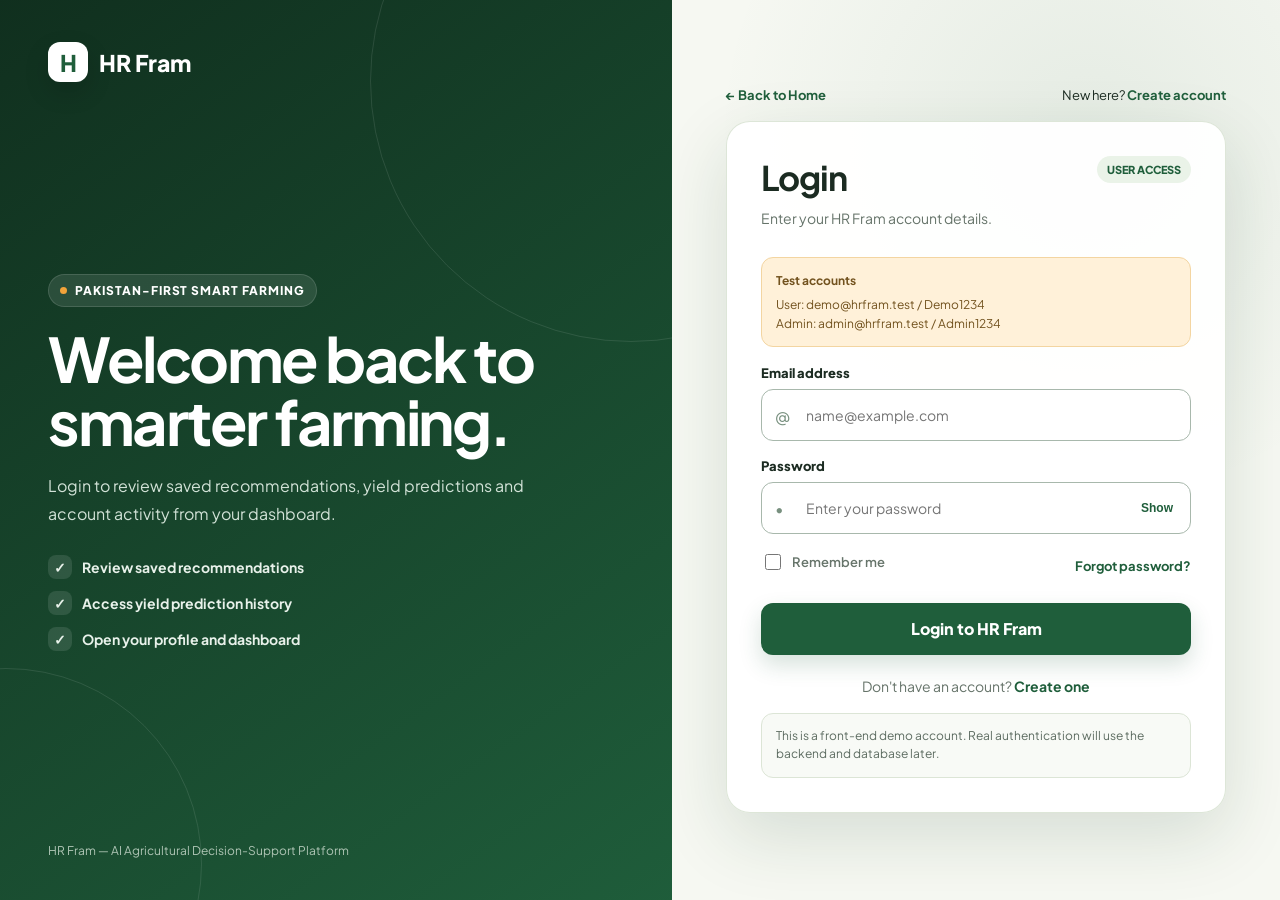
<file: admin.html>
<!DOCTYPE html>

<html lang="en">
<head>
<meta charset="utf-8"/>
<meta content="width=device-width, initial-scale=1" name="viewport"/>
<title>Admin Panel — HR Fram</title>
<link href="https://fonts.googleapis.com" rel="preconnect"/>
<link href="https://fonts.googleapis.com/css2?family=Plus+Jakarta+Sans:wght@400;500;600;700;800&amp;display=swap" rel="stylesheet"/>
<link href="app.css" rel="stylesheet"/>
<script src="auth.js"></script><script>HRFramAuth.guardAdmin();</script></head>
<body>
<header class="site-header"><div class="container nav"><a class="brand" href="index.html"><span class="brand-mark">H</span>HR Fram</a><nav class="nav-links"><a href="index.html">Home</a><a href="crop-recommendation.html">Crop Recommendation</a><a href="yield-prediction.html">Yield Prediction</a><a href="about-us.html">About Us</a><a href="history.html">History</a><a data-auth-user="" href="dashboard.html" style="display:none">Dashboard</a><a class="active" data-auth-admin="" href="admin.html" style="display:none">Admin Panel</a><a href="help.html">Help</a></nav><div class="nav-actions"><a class="btn btn-secondary" data-auth-guest="" href="login.html">Login</a><a class="btn btn-primary" data-auth-guest="" href="register.html">Get Started</a><button class="btn btn-secondary" data-auth-user="" onclick="HRFramAuth.logout()" style="display:none" type="button">Logout</button><button aria-label="Open menu" class="menu-btn" onclick="toggleAppMenu()" type="button">☰</button></div></div></header>
<main class="admin-page">
<div class="container">
<section class="admin-head">
<div>
<div class="eyebrow"><span class="dot"></span>Administration</div>
<h1>HR Fram Admin Panel</h1>
<p>
          Monitor the front-end demo, manage crop records and dataset metadata,
          review local user activity, and keep model readiness information in one place.
        </p>
</div>
<div class="admin-badge">ADMIN DEMO • BACKEND NOT CONNECTED</div>
</section>
<section class="admin-layout">
<!-- SIDEBAR -->
<aside class="admin-sidebar">
<div class="admin-identity">
<small>Signed in as</small>
<strong>Administrator</strong>
<span>HR Fram Admin</span>
</div>
<nav class="admin-menu">
<button class="active" data-section="overview" onclick="showSection('overview',this)" type="button">Overview</button>
<button data-section="crops" onclick="showSection('crops',this)" type="button">Manage Crops</button>
<button data-section="datasets" onclick="showSection('datasets',this)" type="button">Datasets</button>
<button data-section="users" onclick="showSection('users',this)" type="button">Users</button>
<button data-section="models" onclick="showSection('models',this)" type="button">Models</button>
<button data-section="activity" onclick="showSection('activity',this)" type="button">Activity Log</button>
</nav>
<div class="admin-note">
          This is a working front-end administration demo.
          Database-wide users, real model deployment and server uploads require the backend.
        </div>
</aside>
<!-- CONTENT -->
<div class="admin-content">
<!-- OVERVIEW -->
<section class="admin-section active" id="overview">
<div class="admin-section-head">
<div>
<h2>System overview</h2>
<p>Summary of the data currently available in this browser demo.</p>
</div>
</div>
<div class="admin-stat-grid">
<div class="admin-stat">
<small>Saved Results</small>
<strong id="statResults">0</strong>
<span>Recommendation + yield records</span>
</div>
<div class="admin-stat">
<small>Managed Crops</small>
<strong id="statCrops">0</strong>
<span>Admin crop catalog</span>
</div>
<div class="admin-stat">
<small>Dataset Records</small>
<strong id="statDatasets">0</strong>
<span>Dataset metadata entries</span>
</div>
<div class="admin-stat">
<small>Local Users</small>
<strong id="statUsers">0</strong>
<span>Browser demo profiles</span>
</div>
</div>
<h3 class="admin-subtitle">Model readiness</h3>
<div class="model-grid">
<article class="model-card">
<div class="model-card-top">
<div>
<h3>Crop Recommendation Model</h3>
<p>Classification model integration point.</p>
</div>
<span class="status-pill status-offline">Not Connected</span>
</div>
<div class="model-meta">
<div>
<small>Production status</small>
<strong>Pending training/integration</strong>
</div>
<div>
<small>Interface</small>
<strong>Ready</strong>
</div>
</div>
</article>
<article class="model-card">
<div class="model-card-top">
<div>
<h3>Yield Prediction Model</h3>
<p>Regression model integration point.</p>
</div>
<span class="status-pill status-offline">Not Connected</span>
</div>
<div class="model-meta">
<div>
<small>Production status</small>
<strong>Pending training/integration</strong>
</div>
<div>
<small>Interface</small>
<strong>Ready</strong>
</div>
</div>
</article>
</div>
<div class="backend-warning">
            The admin overview intentionally does not invent model accuracy, validation scores,
            active server users or deployed model versions. Those values should come from the real backend and trained models.
          </div>
</section>
<!-- CROPS -->
<section class="admin-section" id="crops">
<div class="admin-section-head">
<div>
<h2>Manage crops</h2>
<p>Add, edit or remove crop catalog entries used by the admin demo.</p>
</div>
</div>
<h3 class="admin-subtitle first">Add / edit crop</h3>
<form id="cropForm">
<input id="cropEditId" type="hidden"/>
<div class="admin-form-grid three">
<div class="form-group">
<label for="cropName">Crop name</label>
<input id="cropName" placeholder="Example: Wheat" required="" type="text"/>
</div>
<div class="form-group">
<label for="cropSeason">Season</label>
<select id="cropSeason" required="">
<option value="">Select season</option>
<option>Rabi</option>
<option>Kharif</option>
<option>Both / Other</option>
</select>
</div>
<div class="form-group">
<label for="cropStatus">Status</label>
<select id="cropStatus">
<option>Active</option>
<option>Draft</option>
</select>
</div>
</div>
<div class="form-group" style="margin-top:14px">
<label for="cropNote">Admin note</label>
<input id="cropNote" placeholder="Optional crop note" type="text"/>
</div>
<div class="admin-actions">
<button class="btn btn-primary" type="submit">Save Crop</button>
<button class="btn btn-secondary" onclick="resetCropForm()" type="button">Clear</button>
</div>
<div class="admin-message" id="cropMessage"></div>
</form>
<h3 class="admin-subtitle">Crop catalog</h3>
<div class="table-wrap">
<table class="admin-table">
<thead>
<tr>
<th>Crop</th>
<th>Season</th>
<th>Status</th>
<th>Note</th>
<th>Actions</th>
</tr>
</thead>
<tbody id="cropTableBody"></tbody>
</table>
</div>
</section>
<!-- DATASETS -->
<section class="admin-section" id="datasets">
<div class="admin-section-head">
<div>
<h2>Dataset management</h2>
<p>Register dataset files and keep simple metadata for the front-end demo.</p>
</div>
</div>
<div class="dataset-drop">
<strong>Select a dataset file</strong>
<p>
              CSV, JSON, Parquet or Excel files can be selected.
              The browser demo stores only file metadata, not the complete dataset.
            </p>
<button class="btn btn-secondary" onclick="openDatasetPicker()" type="button">Choose Dataset</button>
<input accept=".csv,.json,.parquet,.xlsx,.xls" class="dataset-file" id="datasetInput" onchange="handleDatasetSelection(event)" type="file"/>
<div class="file-summary" id="fileSummary"></div>
</div>
<div class="admin-form-grid" style="margin-top:16px">
<div class="form-group">
<label for="datasetPurpose">Dataset purpose</label>
<select id="datasetPurpose">
<option>Crop Recommendation</option>
<option>Yield Prediction</option>
<option>Weather / Ground Truth</option>
<option>Other</option>
</select>
</div>
<div class="form-group">
<label for="datasetVersion">Version / label</label>
<input id="datasetVersion" placeholder="Example: v1" type="text"/>
</div>
</div>
<div class="admin-actions">
<button class="btn btn-primary" onclick="registerDataset()" type="button">Register Dataset</button>
</div>
<div class="admin-message" id="datasetMessage"></div>
<h3 class="admin-subtitle">Registered datasets</h3>
<div class="table-wrap">
<table class="admin-table">
<thead>
<tr>
<th>File</th>
<th>Purpose</th>
<th>Version</th>
<th>Size</th>
<th>Added</th>
<th>Actions</th>
</tr>
</thead>
<tbody id="datasetTableBody"></tbody>
</table>
</div>
<div class="backend-warning">
            Real dataset upload, validation, preprocessing and database/model storage must be implemented on the server.
            This page currently demonstrates the admin workflow and metadata management only.
          </div>
</section>
<!-- USERS -->
<section class="admin-section" id="users">
<div class="admin-section-head">
<div>
<h2>User overview</h2>
<p>Local demo account information available in this browser.</p>
</div>
</div>
<div class="table-wrap">
<table class="admin-table">
<thead>
<tr>
<th>Name</th>
<th>Username</th>
<th>Email</th>
<th>Location</th>
<th>Saved Results</th>
<th>Status</th>
</tr>
</thead>
<tbody id="userTableBody"></tbody>
</table>
</div>
<div class="backend-warning">
            A real administrator should only see and manage users after role-based authentication and database access are implemented.
            The browser demo cannot list accounts created on other devices or browsers.
          </div>
</section>
<!-- MODELS -->
<section class="admin-section" id="models">
<div class="admin-section-head">
<div>
<h2>Model status</h2>
<p>Model integration and evaluation placeholders based on the planned system architecture.</p>
</div>
</div>
<div class="model-grid">
<article class="model-card">
<div class="model-card-top">
<div>
<h3>Crop Recommendation</h3>
<p>Machine-learning classification component.</p>
</div>
<span class="status-pill status-offline">Not Connected</span>
</div>
<div class="model-meta">
<div>
<small>Model version</small>
<strong>Not available</strong>
</div>
<div>
<small>Validation metric</small>
<strong>Not available</strong>
</div>
<div>
<small>Last trained</small>
<strong>Not available</strong>
</div>
<div>
<small>Deployment</small>
<strong>Pending</strong>
</div>
</div>
</article>
<article class="model-card">
<div class="model-card-top">
<div>
<h3>Yield Prediction</h3>
<p>Regression component for yield estimation.</p>
</div>
<span class="status-pill status-offline">Not Connected</span>
</div>
<div class="model-meta">
<div>
<small>Model version</small>
<strong>Not available</strong>
</div>
<div>
<small>Validation metric</small>
<strong>Not available</strong>
</div>
<div>
<small>Last trained</small>
<strong>Not available</strong>
</div>
<div>
<small>Deployment</small>
<strong>Pending</strong>
</div>
</div>
</article>
</div>
<div class="backend-warning">
            Once the models are trained, this section can display real metrics such as classification accuracy,
            regression MAE/RMSE/R², model version, training date and deployment status.
          </div>
</section>
<!-- ACTIVITY -->
<section class="admin-section" id="activity">
<div class="admin-section-head">
<div>
<h2>Admin activity log</h2>
<p>Recent crop and dataset actions performed in this browser demo.</p>
</div>
<button class="btn btn-secondary btn-small" onclick="clearAdminLog()" type="button">Clear Log</button>
</div>
<div class="log-list" id="logList"></div>
</section>
</div>
</section>
</div>
</main>
<footer><div class="container footer-row"><span>© 2026 HR Fram. All Rights Reserved.</span><span>AI Agricultural Decision-Support Platform • <a href="help.html">Help</a> • <a href="privacy.html">Privacy</a> • <a href="terms.html">Terms</a></span></div></footer>
<script>
  const CROP_KEY = "hrFramAdminCrops";
  const DATASET_KEY = "hrFramAdminDatasets";
  const LOG_KEY = "hrFramAdminLog";
  const HISTORY_KEY = "hrFramHistory";
  const PROFILE_KEY = "hrFramProfile";

  let selectedDatasetFile = null;

  function toggleMenu(){
    const nav = document.querySelector(".nav-links");
    if(nav){
      nav.classList.toggle("mobile-open");
    }
  }

  function safeParse(key,fallback){
    try{
      return JSON.parse(
        localStorage.getItem(key) || JSON.stringify(fallback)
      );
    }catch(error){
      return fallback;
    }
  }

  function showSection(id,button){
    document.querySelectorAll(".admin-section").forEach(function(section){
      section.classList.remove("active");
    });

    document.querySelectorAll(".admin-menu button").forEach(function(item){
      item.classList.remove("active");
    });

    document.getElementById(id).classList.add("active");
    button.classList.add("active");
  }

  function seedCrops(){
    const existing = safeParse(CROP_KEY,[]);

    if(existing.length > 0){
      return;
    }

    const starter = [
      {
        id:"crop-wheat",
        name:"Wheat",
        season:"Rabi",
        status:"Active",
        note:"Starter admin catalog record"
      },
      {
        id:"crop-rice",
        name:"Rice",
        season:"Kharif",
        status:"Active",
        note:"Starter admin catalog record"
      },
      {
        id:"crop-maize",
        name:"Maize",
        season:"Kharif",
        status:"Active",
        note:"Starter admin catalog record"
      }
    ];

    localStorage.setItem(
      CROP_KEY,
      JSON.stringify(starter)
    );
  }

  function addLog(action,detail){
    const log = safeParse(LOG_KEY,[]);

    log.unshift({
      id:"log-" + Date.now(),
      action:action,
      detail:detail,
      time:new Date().toISOString()
    });

    localStorage.setItem(
      LOG_KEY,
      JSON.stringify(log.slice(0,50))
    );

    renderLogs();
  }

  function escapeHtml(value){
    return String(value || "")
      .replaceAll("&","&amp;")
      .replaceAll("<","&lt;")
      .replaceAll(">","&gt;")
      .replaceAll('"',"&quot;")
      .replaceAll("'","&#039;");
  }

  function updateOverview(){
    const history = safeParse(HISTORY_KEY,[]);
    const crops = safeParse(CROP_KEY,[]);
    const datasets = safeParse(DATASET_KEY,[]);
    const profile = safeParse(PROFILE_KEY,{});

    document.getElementById("statResults").textContent =
      history.length;

    document.getElementById("statCrops").textContent =
      crops.length;

    document.getElementById("statDatasets").textContent =
      datasets.length;

    document.getElementById("statUsers").textContent =
      Object.keys(profile).length > 0 ? 1 : 0;
  }

  /* CROPS */
  document.getElementById("cropForm").addEventListener("submit",function(event){
    event.preventDefault();

    const editId =
      document.getElementById("cropEditId").value;

    const record = {
      id:editId || "crop-" + Date.now(),
      name:document.getElementById("cropName").value.trim(),
      season:document.getElementById("cropSeason").value,
      status:document.getElementById("cropStatus").value,
      note:document.getElementById("cropNote").value.trim()
    };

    const crops = safeParse(CROP_KEY,[]);

    if(editId){
      const index =
        crops.findIndex(function(item){
          return item.id === editId;
        });

      if(index >= 0){
        crops[index] = record;
      }

      addLog(
        "Crop updated",
        record.name + " was updated in the admin crop catalog."
      );
    }else{
      crops.push(record);

      addLog(
        "Crop added",
        record.name + " was added to the admin crop catalog."
      );
    }

    localStorage.setItem(
      CROP_KEY,
      JSON.stringify(crops)
    );

    resetCropForm();
    renderCrops();
    updateOverview();

    showMessage(
      "cropMessage",
      "Crop record saved."
    );
  });

  function renderCrops(){
    const crops = safeParse(CROP_KEY,[]);
    const body = document.getElementById("cropTableBody");

    if(crops.length === 0){
      body.innerHTML =
        '<tr><td colspan="5">No crop records available.</td></tr>';

      return;
    }

    body.innerHTML =
      crops.map(function(item){
        const statusClass =
          item.status === "Active"
            ? "status-active"
            : "status-draft";

        return `
          <tr>
            <td><strong>${escapeHtml(item.name)}</strong></td>
            <td>${escapeHtml(item.season)}</td>
            <td><span class="status-pill ${statusClass}">${escapeHtml(item.status)}</span></td>
            <td>${escapeHtml(item.note || "—")}</td>
            <td>
              <div class="row-actions">
                <button class="row-button" type="button" onclick="editCrop('${item.id}')">Edit</button>
                <button class="row-button danger" type="button" onclick="deleteCrop('${item.id}')">Delete</button>
              </div>
            </td>
          </tr>
        `;
      }).join("");
  }

  function editCrop(id){
    const crops = safeParse(CROP_KEY,[]);

    const crop =
      crops.find(function(item){
        return item.id === id;
      });

    if(!crop){
      return;
    }

    document.getElementById("cropEditId").value =
      crop.id;

    document.getElementById("cropName").value =
      crop.name;

    document.getElementById("cropSeason").value =
      crop.season;

    document.getElementById("cropStatus").value =
      crop.status;

    document.getElementById("cropNote").value =
      crop.note || "";
  }

  function deleteCrop(id){
    const crops = safeParse(CROP_KEY,[]);
    const target =
      crops.find(function(item){
        return item.id === id;
      });

    const updated =
      crops.filter(function(item){
        return item.id !== id;
      });

    localStorage.setItem(
      CROP_KEY,
      JSON.stringify(updated)
    );

    if(target){
      addLog(
        "Crop removed",
        target.name + " was removed from the admin crop catalog."
      );
    }

    renderCrops();
    updateOverview();
  }

  function resetCropForm(){
    document.getElementById("cropForm").reset();
    document.getElementById("cropEditId").value = "";
  }

  /* DATASETS */
  function openDatasetPicker(){
    document.getElementById("datasetInput").click();
  }

  function handleDatasetSelection(event){
    selectedDatasetFile =
      event.target.files[0] || null;

    const summary =
      document.getElementById("fileSummary");

    if(!selectedDatasetFile){
      summary.style.display = "none";
      return;
    }

    summary.innerHTML =
      "<strong>" +
      escapeHtml(selectedDatasetFile.name) +
      "</strong><br>" +
      formatBytes(selectedDatasetFile.size) +
      " • " +
      escapeHtml(selectedDatasetFile.type || "Unknown file type");

    summary.style.display =
      "block";
  }

  function registerDataset(){
    if(!selectedDatasetFile){
      showMessage(
        "datasetMessage",
        "Choose a dataset file first."
      );

      return;
    }

    const datasets =
      safeParse(DATASET_KEY,[]);

    const record = {
      id:"dataset-" + Date.now(),
      fileName:selectedDatasetFile.name,
      fileSize:selectedDatasetFile.size,
      fileType:selectedDatasetFile.type || "",
      purpose:document.getElementById("datasetPurpose").value,
      version:document.getElementById("datasetVersion").value.trim() || "Unlabelled",
      addedAt:new Date().toISOString()
    };

    datasets.unshift(record);

    localStorage.setItem(
      DATASET_KEY,
      JSON.stringify(datasets)
    );

    addLog(
      "Dataset registered",
      record.fileName + " was registered for " + record.purpose + "."
    );

    selectedDatasetFile = null;
    document.getElementById("datasetInput").value = "";
    document.getElementById("fileSummary").style.display = "none";
    document.getElementById("datasetVersion").value = "";

    renderDatasets();
    updateOverview();

    showMessage(
      "datasetMessage",
      "Dataset metadata registered."
    );
  }

  function renderDatasets(){
    const datasets =
      safeParse(DATASET_KEY,[]);

    const body =
      document.getElementById("datasetTableBody");

    if(datasets.length === 0){
      body.innerHTML =
        '<tr><td colspan="6">No dataset metadata registered yet.</td></tr>';

      return;
    }

    body.innerHTML =
      datasets.map(function(item){
        return `
          <tr>
            <td><strong>${escapeHtml(item.fileName)}</strong></td>
            <td>${escapeHtml(item.purpose)}</td>
            <td>${escapeHtml(item.version)}</td>
            <td>${formatBytes(item.fileSize)}</td>
            <td>${new Date(item.addedAt).toLocaleString()}</td>
            <td>
              <button class="row-button danger" type="button" onclick="deleteDataset('${item.id}')">Remove</button>
            </td>
          </tr>
        `;
      }).join("");
  }

  function deleteDataset(id){
    const datasets =
      safeParse(DATASET_KEY,[]);

    const target =
      datasets.find(function(item){
        return item.id === id;
      });

    const updated =
      datasets.filter(function(item){
        return item.id !== id;
      });

    localStorage.setItem(
      DATASET_KEY,
      JSON.stringify(updated)
    );

    if(target){
      addLog(
        "Dataset removed",
        target.fileName + " metadata was removed."
      );
    }

    renderDatasets();
    updateOverview();
  }

  function formatBytes(bytes){
    const value = Number(bytes || 0);

    if(value < 1024){
      return value + " B";
    }

    if(value < 1024 * 1024){
      return (value / 1024).toFixed(1) + " KB";
    }

    return (value / (1024 * 1024)).toFixed(1) + " MB";
  }

  /* USERS */
  function renderUsers(){
    const profile =
      safeParse(PROFILE_KEY,{});

    const history =
      safeParse(HISTORY_KEY,[]);

    const body =
      document.getElementById("userTableBody");

    if(Object.keys(profile).length === 0){
      body.innerHTML =
        '<tr><td colspan="6">No local demo profile has been created in this browser.</td></tr>';

      return;
    }

    const name =
      profile.fullName || profile.name || "HR Fram User";

    const username =
      profile.username
        ? "@" + profile.username
        : "Not set";

    const email =
      profile.email || "Not set";

    const district =
      profile.district || "";

    const province =
      profile.province || "";

    const location =
      [district,province]
        .filter(Boolean)
        .join(", ") || "Not set";

    body.innerHTML = `
      <tr>
        <td><strong>${escapeHtml(name)}</strong></td>
        <td>${escapeHtml(username)}</td>
        <td>${escapeHtml(email)}</td>
        <td>${escapeHtml(location)}</td>
        <td>${history.length}</td>
        <td><span class="status-pill status-active">Active Demo</span></td>
      </tr>
    `;
  }

  /* LOG */
  function renderLogs(){
    const log =
      safeParse(LOG_KEY,[]);

    const container =
      document.getElementById("logList");

    if(log.length === 0){
      container.innerHTML =
        '<div class="empty-state">No admin activity recorded yet.</div>';

      return;
    }

    container.innerHTML =
      log.map(function(item){
        return `
          <div class="log-item">
            <span class="log-dot"></span>

            <div>
              <strong>${escapeHtml(item.action)}</strong>
              <p>${escapeHtml(item.detail)}</p>
            </div>

            <time>${new Date(item.time).toLocaleString()}</time>
          </div>
        `;
      }).join("");
  }

  function clearAdminLog(){
    localStorage.removeItem(LOG_KEY);
    renderLogs();
  }

  function showMessage(id,text){
    const element =
      document.getElementById(id);

    element.textContent =
      text;

    element.style.display =
      "block";

    setTimeout(function(){
      element.style.display =
        "none";
    },2500);
  }

  seedCrops();
  renderCrops();
  renderDatasets();
  renderUsers();
  renderLogs();
  updateOverview();
</script>
<script>
function toggleAppMenu(){
  const nav = document.querySelector(".nav-links");
  if(nav){ nav.classList.toggle("mobile-open"); }
}</script></body>
</html>
</file>
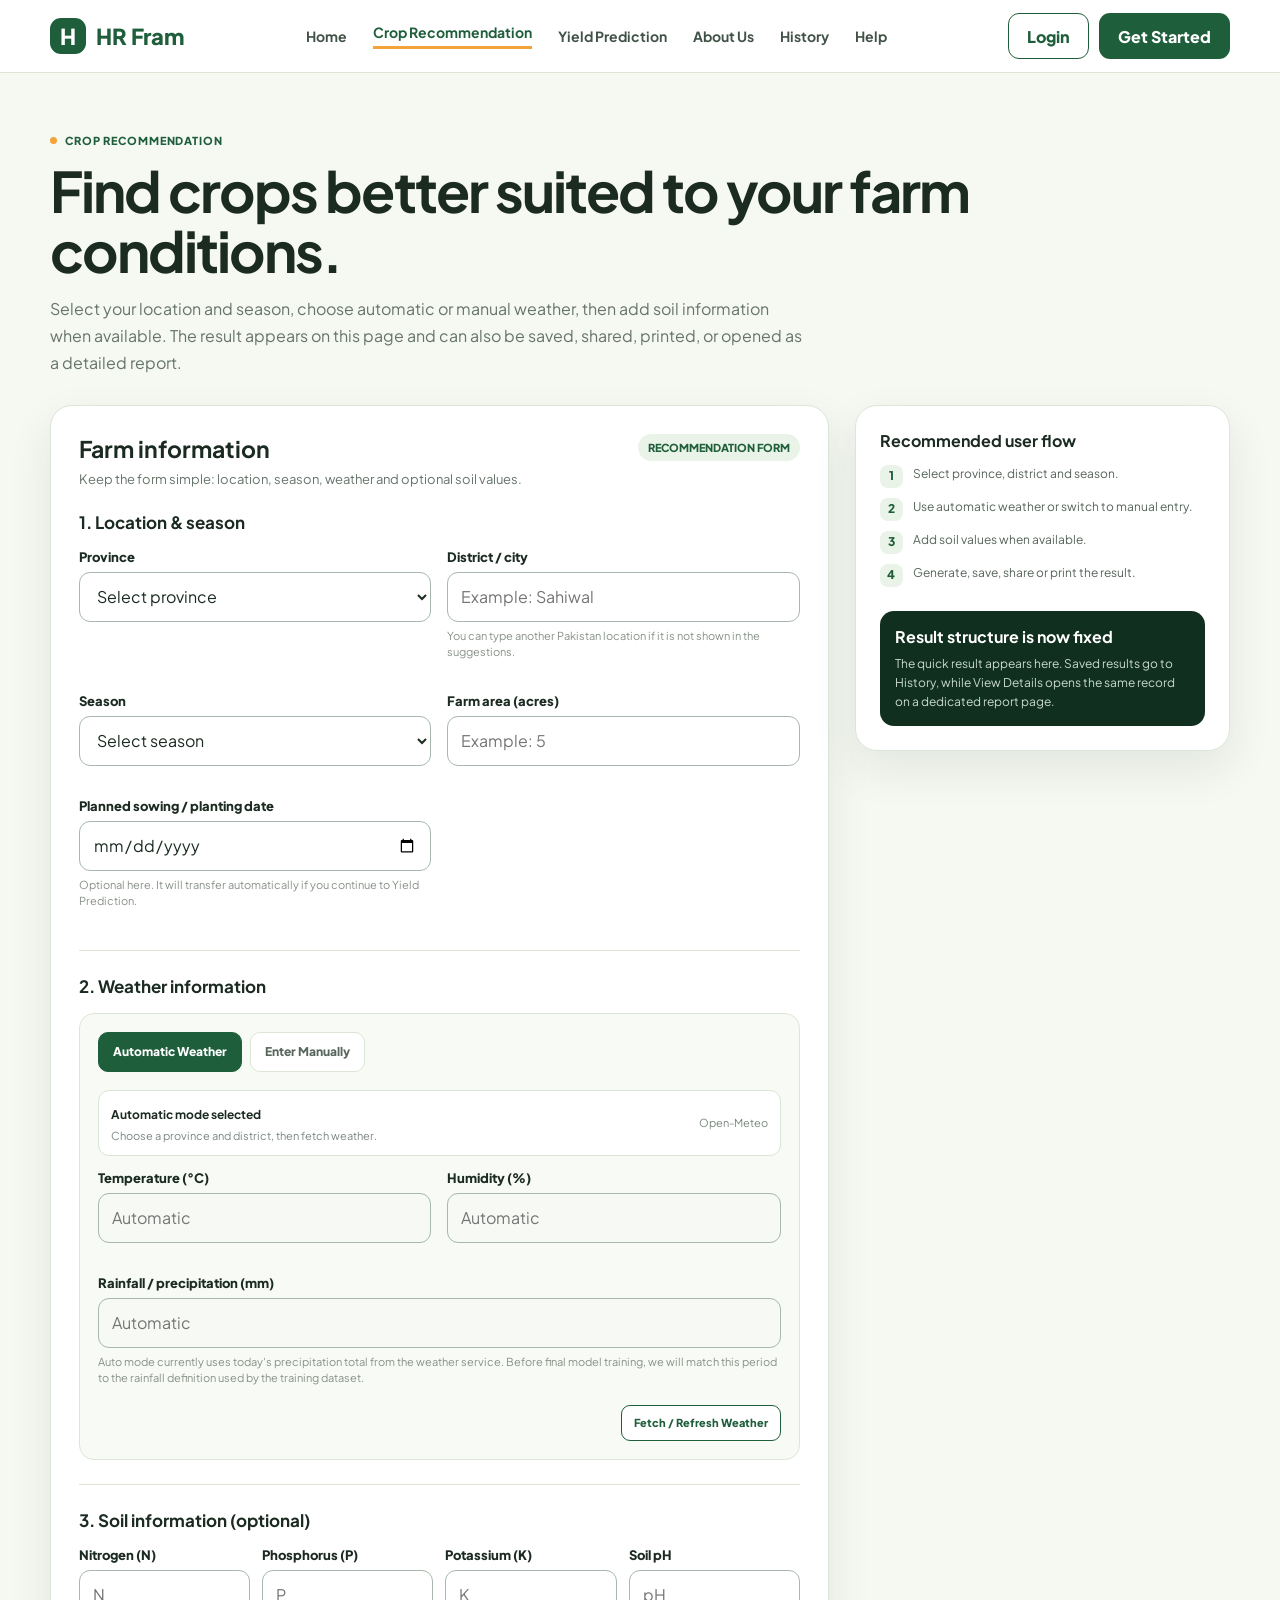
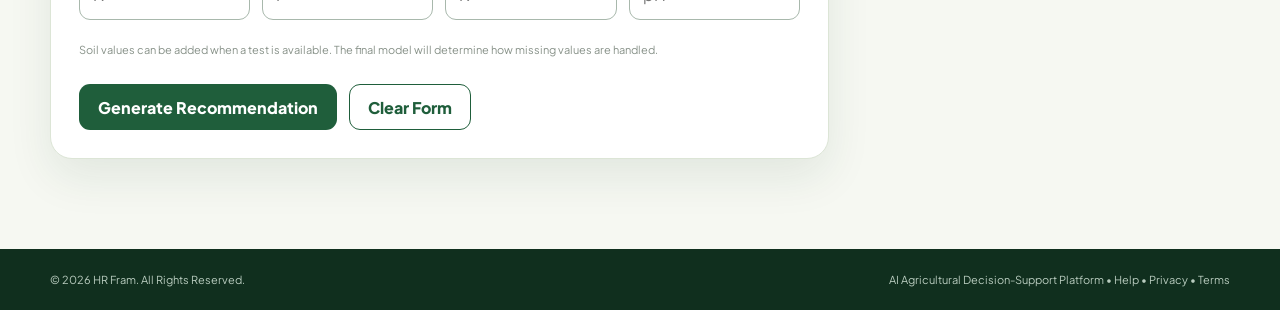
<file: crop-recommendation.html>
<!DOCTYPE html>

<html lang="en">
<head>
<meta charset="utf-8"/>
<meta content="width=device-width, initial-scale=1" name="viewport"/>
<title>Crop Recommendation — HR Fram</title>
<link href="https://fonts.googleapis.com" rel="preconnect"/>
<link href="https://fonts.googleapis.com/css2?family=Plus+Jakarta+Sans:wght@400;500;600;700;800&amp;display=swap" rel="stylesheet"/>
<link href="app.css" rel="stylesheet"/>
</head>
<body>
<header class="site-header"><div class="container nav"><a class="brand" href="index.html"><span class="brand-mark">H</span>HR Fram</a><nav class="nav-links"><a href="index.html">Home</a><a class="active" href="crop-recommendation.html">Crop Recommendation</a><a href="yield-prediction.html">Yield Prediction</a><a href="about-us.html">About Us</a><a href="history.html">History</a><a data-auth-user="" href="dashboard.html" style="display:none">Dashboard</a><a data-auth-admin="" href="admin.html" style="display:none">Admin Panel</a><a href="help.html">Help</a></nav><div class="nav-actions"><a class="btn btn-secondary" data-auth-guest="" href="login.html">Login</a><a class="btn btn-primary" data-auth-guest="" href="register.html">Get Started</a><button class="btn btn-secondary" data-auth-user="" onclick="HRFramAuth.logout()" style="display:none" type="button">Logout</button><button aria-label="Open menu" class="menu-btn" onclick="toggleAppMenu()" type="button">☰</button></div></div></header>
<section class="page-intro">
<div class="container">
<div class="eyebrow"><span class="dot"></span> Crop Recommendation</div>
<h1>Find crops better suited to your farm conditions.</h1>
<p>
      Select your location and season, choose automatic or manual weather, then add soil information when available.
      The result appears on this page and can also be saved, shared, printed, or opened as a detailed report.
    </p>
</div>
</section>
<main class="container page-grid">
<section class="panel form-panel">
<div class="section-title">
<div>
<h2>Farm information</h2>
<p>Keep the form simple: location, season, weather and optional soil values.</p>
</div>
<span class="step-badge">RECOMMENDATION FORM</span>
</div>
<form id="recommendationForm">
<div class="form-section">
<h3>1. Location &amp; season</h3>
<div class="form-grid">
<div class="form-group">
<label for="province">Province</label>
<select id="province" required="">
<option value="">Select province</option>
<option>Punjab</option>
<option>Sindh</option>
<option>Khyber Pakhtunkhwa</option>
<option>Balochistan</option>
<option>Islamabad Capital Territory</option>
<option>Gilgit-Baltistan</option>
<option>Azad Jammu &amp; Kashmir</option>
</select>
</div>
<div class="form-group">
<label for="district">District / city</label>
<input id="district" list="districtSuggestions" placeholder="Example: Sahiwal" required="" type="text"/>
<datalist id="districtSuggestions">
<option value="Sahiwal"><option value="Lahore"><option value="Faisalabad">
<option value="Multan"><option value="Bahawalpur"><option value="Rawalpindi">
<option value="Gujranwala"><option value="Sargodha"><option value="Okara">
<option value="Karachi"><option value="Hyderabad"><option value="Sukkur">
<option value="Larkana"><option value="Mirpur Khas"><option value="Thatta">
<option value="Peshawar"><option value="Mardan"><option value="Swat">
<option value="Abbottabad"><option value="Dera Ismail Khan">
<option value="Quetta"><option value="Khuzdar"><option value="Gwadar">
<option value="Turbat"><option value="Islamabad"><option value="Gilgit">
<option value="Skardu"><option value="Muzaffarabad"><option value="Mirpur">
</option></option></option></option></option></option></option></option></option></option></option></option></option></option></option></option></option></option></option></option></option></option></option></option></option></option></option></option></option></datalist>
<span class="field-note">You can type another Pakistan location if it is not shown in the suggestions.</span>
</div>
<div class="form-group">
<label for="season">Season</label>
<select id="season" required="">
<option value="">Select season</option>
<option>Rabi</option>
<option>Kharif</option>
</select>
</div>
<div class="form-group">
<label for="area">Farm area (acres)</label>
<input id="area" min="0" placeholder="Example: 5" step="0.1" type="number"/>
</div>
<div class="form-group">
<label for="plannedSowingDate">Planned sowing / planting date</label>
<input id="plannedSowingDate" type="date"/>
<span class="field-note">
              Optional here. It will transfer automatically if you continue to Yield Prediction.
            </span>
</div>
</div>
</div>
<div class="form-section">
<h3>2. Weather information</h3>
<div class="weather-box">
<div class="weather-mode">
<button class="mode-button active" id="autoModeButton" onclick="setWeatherMode('auto')" type="button">
              Automatic Weather
            </button>
<button class="mode-button" id="manualModeButton" onclick="setWeatherMode('manual')" type="button">
              Enter Manually
            </button>
</div>
<div class="weather-status">
<div>
<strong id="weatherStatusTitle">Automatic mode selected</strong><br/>
<span id="weatherStatusText">Choose a province and district, then fetch weather.</span>
</div>
<span id="weatherSource">Open-Meteo</span>
</div>
<div class="form-grid">
<div class="form-group">
<label for="temperature">Temperature (°C)</label>
<input id="temperature" placeholder="Automatic" readonly="" step="0.1" type="number"/>
</div>
<div class="form-group">
<label for="humidity">Humidity (%)</label>
<input id="humidity" max="100" min="0" placeholder="Automatic" readonly="" step="0.1" type="number"/>
</div>
<div class="form-group full">
<label for="rainfall">Rainfall / precipitation (mm)</label>
<input id="rainfall" min="0" placeholder="Automatic" readonly="" step="0.1" type="number"/>
<span class="field-note">
                Auto mode currently uses today's precipitation total from the weather service. Before final model training,
                we will match this period to the rainfall definition used by the training dataset.
              </span>
</div>
</div>
<div class="weather-controls" id="autoWeatherControls">
<button class="small-button" onclick="fetchAutomaticWeather()" type="button">Fetch / Refresh Weather</button>
</div>
</div>
</div>
<div class="form-section">
<h3>3. Soil information (optional)</h3>
<div class="soil-grid">
<div class="form-group">
<label for="nitrogen">Nitrogen (N)</label>
<input id="nitrogen" min="0" placeholder="N" type="number"/>
</div>
<div class="form-group">
<label for="phosphorus">Phosphorus (P)</label>
<input id="phosphorus" min="0" placeholder="P" type="number"/>
</div>
<div class="form-group">
<label for="potassium">Potassium (K)</label>
<input id="potassium" min="0" placeholder="K" type="number"/>
</div>
<div class="form-group">
<label for="ph">Soil pH</label>
<input id="ph" max="14" min="0" placeholder="pH" step="0.1" type="number"/>
</div>
</div>
<span class="field-note">
          Soil values can be added when a test is available. The final model will determine how missing values are handled.
        </span>
</div>
<div class="action-row">
<button class="btn btn-primary" type="submit">Generate Recommendation</button>
<button class="btn btn-secondary" onclick="resetPageResult()" type="reset">Clear Form</button>
</div>
</form>
<section class="result-section" id="resultSection">
<div class="result-heading">
<div>
<span class="result-label">DEMO AI RESULT</span>
<h2>Recommended crops</h2>
<p>The quick result stays on this page. A full result report can open separately.</p>
</div>
<div class="result-location" id="resultLocation">Pakistan</div>
</div>
<div class="result-grid" id="resultGrid"></div>
<div class="result-summary">
<strong>Recommendation summary</strong>
<p id="resultSummary"></p>
</div>
<div class="result-actions">
<button class="btn btn-primary" onclick="saveToHistory()" type="button">Save to History</button>
<button class="btn btn-secondary" onclick="openDetails()" type="button">View Details</button>
<button class="btn btn-secondary" onclick="prepareShareLink()" type="button">Share Result</button>
<button class="btn btn-soft" onclick="printReport()" type="button">Print Report</button>
<button class="btn continue-yield" onclick="continueToYield()" type="button">Predict Yield for Best Match</button>
</div>
<div class="action-message" id="actionMessage"></div>
<div class="share-box" id="shareBox">
<label for="shareLink">Shareable result URL</label>
<input id="shareLink" readonly="" type="text"/>
<span class="field-note">
          While testing locally, this link points to your computer. Once the website is hosted, the same feature becomes a real shareable web URL.
        </span>
</div>
<div class="result-note">
        Recommendation crops and suitability scores are demo values only. They will later be replaced by the trained model output.
      </div>
</section>
</section>
<aside class="panel side-panel">
<div class="side-block">
<h3>Recommended user flow</h3>
<div class="tip-list">
<div class="tip"><span class="tip-icon">1</span><span>Select province, district and season.</span></div>
<div class="tip"><span class="tip-icon">2</span><span>Use automatic weather or switch to manual entry.</span></div>
<div class="tip"><span class="tip-icon">3</span><span>Add soil values when available.</span></div>
<div class="tip"><span class="tip-icon">4</span><span>Generate, save, share or print the result.</span></div>
</div>
</div>
<div class="side-block">
<div class="info-card">
<strong>Result structure is now fixed</strong>
<p>
          The quick result appears here. Saved results go to History, while View Details opens the same record on a dedicated report page.
        </p>
</div>
</div>
</aside>
</main>
<footer><div class="container footer-row"><span>© 2026 HR Fram. All Rights Reserved.</span><span>AI Agricultural Decision-Support Platform • <a href="help.html">Help</a> • <a href="privacy.html">Privacy</a> • <a href="terms.html">Terms</a></span></div></footer>
<script>
  let weatherMode = "auto";
  let currentResult = null;

  const form = document.getElementById("recommendationForm");
  const resultSection = document.getElementById("resultSection");
  const resultGrid = document.getElementById("resultGrid");
  const resultLocation = document.getElementById("resultLocation");
  const resultSummary = document.getElementById("resultSummary");
  const actionMessage = document.getElementById("actionMessage");
  const shareBox = document.getElementById("shareBox");
  const shareLink = document.getElementById("shareLink");

  function setWeatherMode(mode){
    weatherMode = mode;

    const autoButton = document.getElementById("autoModeButton");
    const manualButton = document.getElementById("manualModeButton");
    const controls = document.getElementById("autoWeatherControls");

    const temperature = document.getElementById("temperature");
    const humidity = document.getElementById("humidity");
    const rainfall = document.getElementById("rainfall");

    if(mode === "auto"){
      autoButton.classList.add("active");
      manualButton.classList.remove("active");

      temperature.readOnly = true;
      humidity.readOnly = true;
      rainfall.readOnly = true;

      temperature.placeholder = "Automatic";
      humidity.placeholder = "Automatic";
      rainfall.placeholder = "Automatic";

      controls.style.display = "flex";
      setWeatherStatus("Automatic mode selected", "Choose a province and district, then fetch weather.", "");
    }else{
      manualButton.classList.add("active");
      autoButton.classList.remove("active");

      temperature.readOnly = false;
      humidity.readOnly = false;
      rainfall.readOnly = false;

      temperature.placeholder = "Example: 24";
      humidity.placeholder = "Example: 61";
      rainfall.placeholder = "Example: 95";

      controls.style.display = "none";
      setWeatherStatus("Manual mode selected", "Enter the weather values yourself.", "");
    }
  }

  function setWeatherStatus(title, text, className){
    const titleElement = document.getElementById("weatherStatusTitle");
    const textElement = document.getElementById("weatherStatusText");

    titleElement.textContent = title;
    textElement.textContent = text;
    textElement.className = className || "";
  }

  async function fetchAutomaticWeather(){
    const province = document.getElementById("province").value.trim();
    const district = document.getElementById("district").value.trim();

    if(!province || !district){
      setWeatherStatus("Location needed", "Select a province and enter a district first.", "status-error");
      return;
    }

    setWeatherStatus("Finding location...", "Searching Pakistan location data.", "");

    try{
      const searchName = encodeURIComponent(district);
      const geocodeUrl =
        "https://geocoding-api.open-meteo.com/v1/search?name=" +
        searchName +
        "&count=10&language=en&format=json&countryCode=PK";

      const geocodeResponse = await fetch(geocodeUrl);

      if(!geocodeResponse.ok){
        throw new Error("Location service error");
      }

      const geocodeData = await geocodeResponse.json();

      if(!geocodeData.results || geocodeData.results.length === 0){
        throw new Error("Location not found");
      }

      let place = geocodeData.results[0];

      const provinceLower = province.toLowerCase();
      const closerMatch = geocodeData.results.find(function(item){
        const admin = (item.admin1 || "").toLowerCase();
        return admin.includes(provinceLower) || provinceLower.includes(admin);
      });

      if(closerMatch){
        place = closerMatch;
      }

      setWeatherStatus("Location found", place.name + ", " + (place.admin1 || province), "status-ok");

      const weatherUrl =
        "https://api.open-meteo.com/v1/forecast" +
        "?latitude=" + place.latitude +
        "&longitude=" + place.longitude +
        "&current=temperature_2m,relative_humidity_2m" +
        "&daily=precipitation_sum" +
        "&forecast_days=1" +
        "&timezone=auto";

      const weatherResponse = await fetch(weatherUrl);

      if(!weatherResponse.ok){
        throw new Error("Weather service error");
      }

      const weatherData = await weatherResponse.json();

      document.getElementById("temperature").value =
        weatherData.current.temperature_2m ?? "";

      document.getElementById("humidity").value =
        weatherData.current.relative_humidity_2m ?? "";

      document.getElementById("rainfall").value =
        weatherData.daily.precipitation_sum[0] ?? "";

      setWeatherStatus(
        "Weather loaded",
        "Live weather data loaded for " + place.name + ".",
        "status-ok"
      );

    }catch(error){
      setWeatherStatus(
        "Automatic weather unavailable",
        "Try the location again or switch to manual weather entry.",
        "status-error"
      );
    }
  }

  function getDemoCrops(season){
    if(season === "Kharif"){
      return [
        {name:"Maize", score:91, reason:"Strong seasonal fit for the selected demo conditions."},
        {name:"Cotton", score:84, reason:"A suitable warm-season alternative in this demo."},
        {name:"Rice", score:78, reason:"Possible where rainfall and water availability are suitable."}
      ];
    }

    return [
      {name:"Wheat", score:92, reason:"Strong demo match for the selected Rabi conditions."},
      {name:"Mustard", score:85, reason:"A suitable cool-season alternative in this demo."},
      {name:"Barley", score:79, reason:"Another possible option under similar seasonal conditions."}
    ];
  }

  function createResultCard(crop, index){
    const label = index === 0 ? "Best match" : "Alternative " + index;

    return `
      <article class="crop-result-card ${index === 0 ? "best-match" : ""}">
        <div class="crop-result-top">
          <div>
            <span class="crop-rank">${label}</span>
            <h3>${crop.name}</h3>
          </div>

          <div class="score-circle">${crop.score}%</div>
        </div>

        <div class="score-bar">
          <span style="width:${crop.score}%"></span>
        </div>

        <p>${crop.reason}</p>

        <div class="crop-meta">
          <span>Suitability score</span>
          <strong>${crop.score}%</strong>
        </div>
      </article>
    `;
  }

  function buildCurrentResult(){
    const province = document.getElementById("province").value;
    const district = document.getElementById("district").value;
    const season = document.getElementById("season").value;
    const crops = getDemoCrops(season);

    return {
      id: "rec-" + Date.now(),
      type: "Crop Recommendation",
      createdAt: new Date().toISOString(),
      location: {
        province: province,
        district: district
      },
      season: season,
      area: document.getElementById("area").value || "",
      plannedSowingDate: document.getElementById("plannedSowingDate").value || "",
      weatherMode: weatherMode,
      weather: {
        temperature: document.getElementById("temperature").value || "",
        humidity: document.getElementById("humidity").value || "",
        rainfall: document.getElementById("rainfall").value || ""
      },
      soil: {
        nitrogen: document.getElementById("nitrogen").value || "",
        phosphorus: document.getElementById("phosphorus").value || "",
        potassium: document.getElementById("potassium").value || "",
        ph: document.getElementById("ph").value || ""
      },
      recommendations: crops,
      summary:
        crops[0].name +
        " appears as the strongest demo recommendation for the selected " +
        season +
        " conditions."
    };
  }

  form.addEventListener("submit", async function(event){
    event.preventDefault();

    if(weatherMode === "auto"){
      const temperature = document.getElementById("temperature").value;
      const humidity = document.getElementById("humidity").value;

      if(!temperature || !humidity){
        await fetchAutomaticWeather();
      }
    }

    currentResult = buildCurrentResult();

    resultGrid.innerHTML = currentResult.recommendations
      .map((crop, index) => createResultCard(crop, index))
      .join("");

    resultLocation.textContent =
      currentResult.location.district + ", " + currentResult.location.province;

    resultSummary.textContent =
      currentResult.summary +
      " The final system will replace these demo rankings with the trained model output.";

    resultSection.style.display = "block";
    actionMessage.style.display = "none";
    shareBox.style.display = "none";

    resultSection.scrollIntoView({behavior:"smooth", block:"start"});
  });

  function resetPageResult(){
    resultSection.style.display = "none";
    currentResult = null;
    setTimeout(function(){ setWeatherMode("auto"); }, 0);
  }

  function saveToHistory(){
    if(!currentResult) return;

    const history = JSON.parse(localStorage.getItem("hrFramHistory") || "[]");

    const alreadySaved = history.some(function(item){
      return item.id === currentResult.id;
    });

    if(!alreadySaved){
      history.unshift(currentResult);
      localStorage.setItem("hrFramHistory", JSON.stringify(history));
    }

    showActionMessage("Result saved to History.");
  }

  function detailUrl(record, useData){
    const baseUrl = new URL("result-detail.html", window.location.href);

    if(useData){
      baseUrl.searchParams.set("data", JSON.stringify(record));
    }else{
      baseUrl.searchParams.set("id", record.id);
    }

    return baseUrl.toString();
  }

  function openDetails(){
    if(!currentResult) return;

    saveToHistory();
    window.location.href = detailUrl(currentResult, false);
  }

  async function prepareShareLink(){
    if(!currentResult) return;

    const url = detailUrl(currentResult, true);

    shareLink.value = url;
    shareBox.style.display = "block";

    try{
      await navigator.clipboard.writeText(url);
      showActionMessage("Share link copied. It is also shown below.");
    }catch(error){
      showActionMessage("Share link is ready below. Copy it manually.");
    }

    shareLink.select();
  }

  function printReport(){
    if(!currentResult) return;

    const url = new URL(detailUrl(currentResult, true));
    url.searchParams.set("print", "1");

    window.open(url.toString(), "_blank");
  }


  function continueToYield(){
    if(!currentResult) return;

    /*
      Keep the recommendation data temporarily so the yield page
      can reuse it without asking the user to type everything again.
    */
    localStorage.setItem(
      "hrFramYieldPrefill",
      JSON.stringify(currentResult)
    );

    window.location.href =
      "yield-prediction.html?source=recommendation";
  }

  function showActionMessage(text){
    actionMessage.textContent = text;
    actionMessage.style.display = "block";
  }

  document.getElementById("district").addEventListener("change", function(){
    if(weatherMode === "auto"){
      fetchAutomaticWeather();
    }
  });
</script>
<script>
function toggleAppMenu(){
  const nav = document.querySelector(".nav-links");
  if(nav){ nav.classList.toggle("mobile-open"); }
}
</script>
<script src="auth.js"></script></body>
</html>
</file>
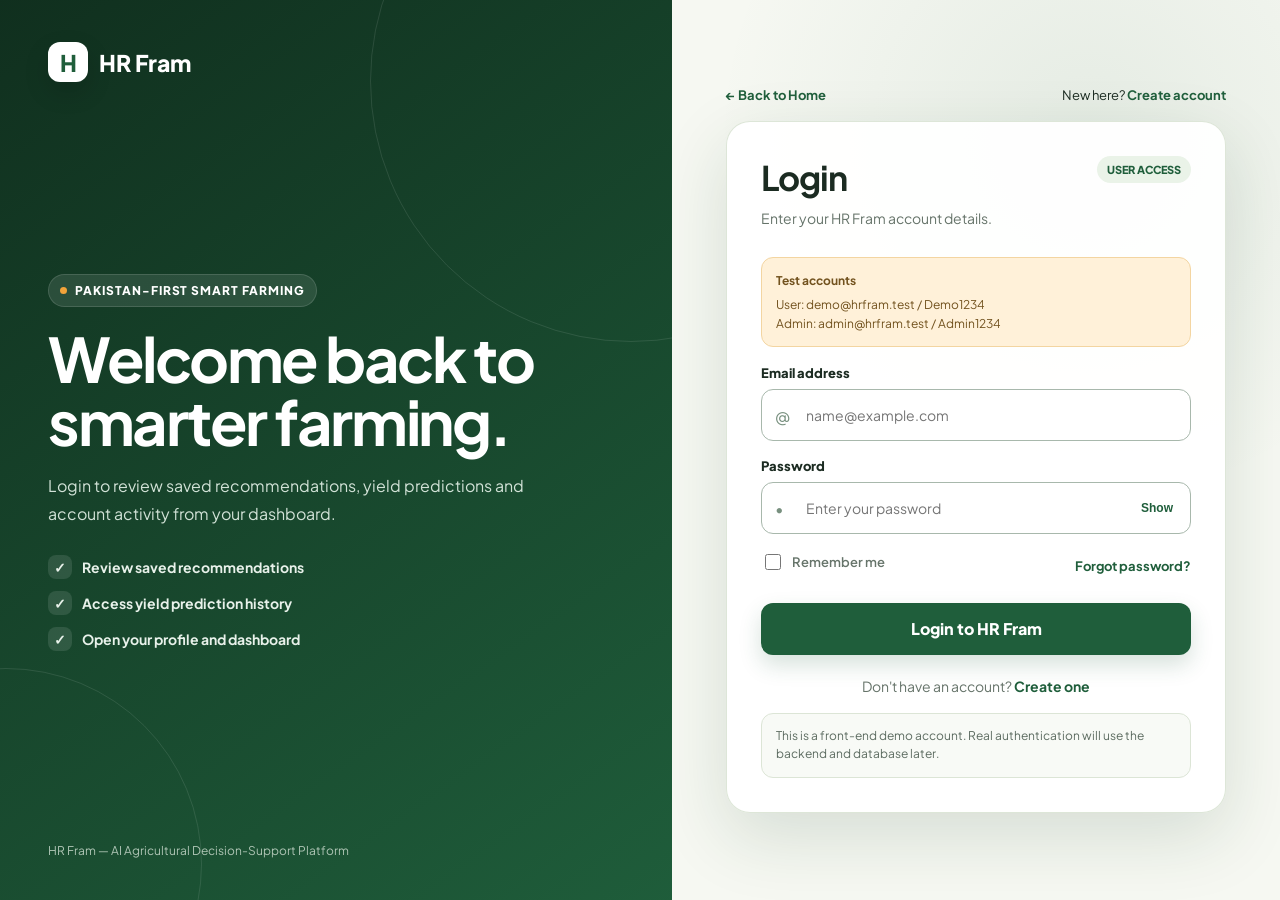
<file: dashboard.html>
<!DOCTYPE html>

<html lang="en">
<head>
<meta charset="utf-8"/>
<meta content="width=device-width, initial-scale=1" name="viewport"/>
<title>User Dashboard — HR Fram</title>
<link href="https://fonts.googleapis.com" rel="preconnect"/>
<link href="https://fonts.googleapis.com/css2?family=Plus+Jakarta+Sans:wght@400;500;600;700;800&amp;display=swap" rel="stylesheet"/>
<link href="app.css" rel="stylesheet"/>
<script src="auth.js"></script><script>HRFramAuth.guardUser();</script></head>
<body>
<header class="site-header"><div class="container nav"><a class="brand" href="index.html"><span class="brand-mark">H</span>HR Fram</a><nav class="nav-links"><a href="index.html">Home</a><a href="crop-recommendation.html">Crop Recommendation</a><a href="yield-prediction.html">Yield Prediction</a><a href="about-us.html">About Us</a><a href="history.html">History</a><a class="active" data-auth-user="" href="dashboard.html" style="display:none">Dashboard</a><a data-auth-admin="" href="admin.html" style="display:none">Admin Panel</a><a href="help.html">Help</a></nav><div class="nav-actions"><a class="btn btn-secondary" data-auth-guest="" href="login.html">Login</a><a class="btn btn-primary" data-auth-guest="" href="register.html">Get Started</a><button class="btn btn-secondary" data-auth-user="" onclick="HRFramAuth.logout()" style="display:none" type="button">Logout</button><button aria-label="Open menu" class="menu-btn" onclick="toggleAppMenu()" type="button">☰</button></div></div></header>
<main class="dashboard-page">
<div class="container">
<section class="dashboard-head">
<div>
<div class="eyebrow"><span class="dot"></span>User Account</div>
<h1 id="welcomeTitle">Welcome to HR Fram.</h1>
<p>
          Manage your profile and farm information, review recent activity,
          and continue directly to crop recommendation or yield prediction.
        </p>
</div>
<div class="head-actions">
<a class="btn btn-secondary" href="history.html">View History</a>
<a class="btn btn-primary" href="crop-recommendation.html">New Recommendation</a>
</div>
</section>
<section class="dashboard-shell">
<!-- ACCOUNT SIDEBAR -->
<aside class="account-sidebar">
<div class="avatar-wrap">
<div class="avatar" id="sidebarAvatar">U</div>
<button class="avatar-edit" onclick="openPhotoPicker()" title="Change profile photo" type="button">+</button>
</div>
<div class="sidebar-name">
<h2 id="sidebarFullName">HR Fram User</h2>
<p id="sidebarEmail">No email saved</p>
<div class="username-badge" id="sidebarUsername">@username</div>
</div>
<nav class="sidebar-nav">
<button class="active" onclick="goToSection('overview',this)" type="button">Overview</button>
<button onclick="goToSection('profile',this)" type="button">Profile &amp; Farm</button>
<button onclick="goToSection('account',this)" type="button">Account</button>
</nav>
<div class="account-state">
<small>Account status</small>
<strong>Signed In • Active</strong>
</div>
</aside>
<!-- MAIN DASHBOARD -->
<div class="dashboard-main">
<!-- OVERVIEW -->
<section class="section-panel" id="overview">
<div class="panel-head">
<div>
<h2>Account overview</h2>
<p>Your saved agricultural activity is summarized here.</p>
</div>
</div>
<div class="stat-grid">
<article class="stat-card">
<small>Total Results</small>
<strong id="totalResults">0</strong>
<span>All saved records</span>
</article>
<article class="stat-card">
<small>Recommendations</small>
<strong id="recommendationCount">0</strong>
<span>Crop recommendation records</span>
</article>
<article class="stat-card">
<small>Yield Predictions</small>
<strong id="predictionCount">0</strong>
<span>Saved yield predictions</span>
</article>
<article class="stat-card">
<small>Profile Complete</small>
<strong id="profileComplete">0%</strong>
<span>Personal + farm details</span>
</article>
</div>
<h3 class="form-section-title">Quick actions</h3>
<div class="quick-grid">
<a class="quick-card" href="crop-recommendation.html">
<div class="quick-icon">CR</div>
<h3>Crop Recommendation</h3>
<p>Check crops that better match your selected farm conditions.</p>
</a>
<a class="quick-card" href="yield-prediction.html">
<div class="quick-icon">YP</div>
<h3>Yield Prediction</h3>
<p>Estimate expected yield and total production for a crop.</p>
</a>
</div>
<h3 class="form-section-title">Recent activity</h3>
<div class="activity-list" id="recentActivity"></div>
</section>
<!-- PROFILE -->
<section class="section-panel" id="profile">
<div class="panel-head">
<div>
<h2>Profile &amp; farm details</h2>
<p>
                Save the basic information that belongs to this user account.
                The final backend can use these fields to prefill forms later.
              </p>
</div>
</div>
<div class="photo-box">
<div class="photo-preview" id="photoPreview">U</div>
<div class="photo-actions">
<strong>Profile photo</strong>
<p>Optional. JPG, PNG or WebP. For this demo, images up to 1 MB are stored in the browser.</p>
<button class="btn btn-secondary btn-small" onclick="openPhotoPicker()" type="button">Choose Photo</button>
<button class="btn btn-danger btn-small" onclick="removePhoto()" type="button">Remove</button>
<input accept="image/jpeg,image/png,image/webp" class="file-input" id="photoInput" onchange="handlePhoto(event)" type="file"/>
<div class="inline-error" id="photoError"></div>
</div>
</div>
<form id="profileForm">
<h3 class="form-section-title first">Personal information</h3>
<div class="form-grid">
<div class="form-group">
<label for="fullName">Full name</label>
<input id="fullName" placeholder="Your full name" required="" type="text"/>
</div>
<div class="form-group">
<label for="username">Username</label>
<input id="username" placeholder="Example: hafiz_rehman" required="" type="text"/>
<span class="field-note">3–20 characters. Letters, numbers and underscore only.</span>
<div class="inline-error" id="usernameError"></div>
</div>
<div class="form-group">
<label for="email">Email address</label>
<input id="email" placeholder="name@example.com" required="" type="email"/>
</div>
<div class="form-group">
<label for="phone">Phone number</label>
<input id="phone" placeholder="Optional" type="tel"/>
</div>
</div>
<h3 class="form-section-title">Default farm information</h3>
<div class="form-grid">
<div class="form-group">
<label for="province">Province</label>
<select id="province">
<option value="">Not selected</option>
<option>Punjab</option>
<option>Sindh</option>
<option>Khyber Pakhtunkhwa</option>
<option>Balochistan</option>
<option>Islamabad Capital Territory</option>
<option>Gilgit-Baltistan</option>
<option>Azad Jammu &amp; Kashmir</option>
</select>
</div>
<div class="form-group">
<label for="district">District / city</label>
<input id="district" placeholder="Example: Sahiwal" type="text"/>
</div>
<div class="form-group">
<label for="farmArea">Default farm area</label>
<input id="farmArea" min="0" placeholder="Optional" step="0.1" type="number"/>
</div>
<div class="form-group">
<label for="areaUnit">Default area unit</label>
<select id="areaUnit">
<option>Acres</option>
<option>Hectares</option>
</select>
</div>
</div>
<div class="form-actions">
<button class="btn btn-primary" type="submit">Save Profile</button>
<button class="btn btn-secondary" onclick="resetProfileForm()" type="button">Reset Changes</button>
</div>
<div class="save-message" id="saveMessage">Profile saved successfully in this browser.</div>
</form>
</section>
<!-- ACCOUNT -->
<section class="section-panel" id="account">
<div class="panel-head">
<div>
<h2>Account information</h2>
<p>Basic account status and storage information for the current signed-in user.</p>
</div>
</div>
<div class="account-grid">
<div class="account-info">
<small>Username</small>
<strong id="accountUsername">Not set</strong>
</div>
<div class="account-info">
<small>Email</small>
<strong id="accountEmail">Not set</strong>
</div>
<div class="account-info">
<small>Saved records</small>
<strong id="accountRecords">0</strong>
</div>
<div class="account-info">
<small>Storage mode</small>
<strong>Browser Demo Storage</strong>
</div>
</div>
<div class="demo-warning">
            Password changes, real logout sessions, email verification and account deletion require the backend.
            They should be added when authentication and the database are connected, rather than faking them in the front-end.
          </div>
</section>
</div>
</section>
</div>
</main>
<footer><div class="container footer-row"><span>© 2026 HR Fram. All Rights Reserved.</span><span>AI Agricultural Decision-Support Platform • <a href="help.html">Help</a> • <a href="privacy.html">Privacy</a> • <a href="terms.html">Terms</a></span></div></footer>
<script>
  const PROFILE_KEY = "hrFramProfile";
  const HISTORY_KEY = "hrFramHistory";

  let savedProfile = loadStoredProfile();

  function toggleMenu(){
    const nav = document.querySelector(".nav-links");
    if(nav){
      nav.classList.toggle("mobile-open");
    }
  }

  function goToSection(id,button){
    document.querySelectorAll(".sidebar-nav button").forEach(function(item){
      item.classList.remove("active");
    });

    button.classList.add("active");

    document.getElementById(id).scrollIntoView({
      behavior:"smooth",
      block:"start"
    });
  }

  function loadStoredProfile(){
    try{
      return JSON.parse(localStorage.getItem(PROFILE_KEY) || "{}");
    }catch(error){
      return {};
    }
  }

  function loadHistory(){
    try{
      return JSON.parse(localStorage.getItem(HISTORY_KEY) || "[]");
    }catch(error){
      return [];
    }
  }

  function makeInitials(name){
    if(!name){
      return "U";
    }

    return name
      .trim()
      .split(/\s+/)
      .slice(0,2)
      .map(function(part){
        return part.charAt(0).toUpperCase();
      })
      .join("");
  }

  function renderAvatar(containerId,profile){
    const container = document.getElementById(containerId);
    const initials = makeInitials(profile.fullName);

    if(profile.photo){
      container.innerHTML =
        '<img src="' + profile.photo + '" alt="Profile photo">';
    }else{
      container.textContent = initials;
    }
  }

  function renderProfile(){
    const profile = savedProfile;

    document.getElementById("fullName").value =
      profile.fullName || "";

    document.getElementById("username").value =
      profile.username || "";

    document.getElementById("email").value =
      profile.email || "";

    document.getElementById("phone").value =
      profile.phone || "";

    document.getElementById("province").value =
      profile.province || "";

    document.getElementById("district").value =
      profile.district || "";

    document.getElementById("farmArea").value =
      profile.farmArea || "";

    document.getElementById("areaUnit").value =
      profile.areaUnit || "Acres";

    document.getElementById("sidebarFullName").textContent =
      profile.fullName || "HR Fram User";

    document.getElementById("sidebarEmail").textContent =
      profile.email || "No email saved";

    document.getElementById("sidebarUsername").textContent =
      profile.username
        ? "@" + profile.username
        : "@username";

    document.getElementById("accountUsername").textContent =
      profile.username
        ? "@" + profile.username
        : "Not set";

    document.getElementById("accountEmail").textContent =
      profile.email || "Not set";

    document.getElementById("welcomeTitle").textContent =
      profile.fullName
        ? "Welcome, " + profile.fullName + "."
        : "Welcome to HR Fram.";

    renderAvatar("sidebarAvatar",profile);
    renderAvatar("photoPreview",profile);

    updateProfileCompletion();
  }

  function updateProfileCompletion(){
    const profile = savedProfile;

    const fields = [
      profile.fullName,
      profile.username,
      profile.email,
      profile.phone,
      profile.province,
      profile.district,
      profile.farmArea,
      profile.photo
    ];

    const completed =
      fields.filter(function(value){
        return String(value || "").trim() !== "";
      }).length;

    const percentage =
      Math.round((completed / fields.length) * 100);

    document.getElementById("profileComplete").textContent =
      percentage + "%";
  }

  function validateUsername(username){
    return /^[A-Za-z0-9_]{3,20}$/.test(username);
  }

  document.getElementById("profileForm").addEventListener("submit",function(event){
    event.preventDefault();

    const username =
      document.getElementById("username").value.trim();

    const usernameError =
      document.getElementById("usernameError");

    if(!validateUsername(username)){
      usernameError.textContent =
        "Use 3–20 letters, numbers or underscores only.";

      usernameError.style.display =
        "block";

      return;
    }

    usernameError.style.display =
      "none";

    savedProfile = {
      fullName:
        document.getElementById("fullName").value.trim(),

      username:username,

      email:
        document.getElementById("email").value.trim(),

      phone:
        document.getElementById("phone").value.trim(),

      province:
        document.getElementById("province").value,

      district:
        document.getElementById("district").value.trim(),

      farmArea:
        document.getElementById("farmArea").value,

      areaUnit:
        document.getElementById("areaUnit").value,

      photo:
        savedProfile.photo || ""
    };

    localStorage.setItem(
      PROFILE_KEY,
      JSON.stringify(savedProfile)
    );

    renderProfile();

    const message =
      document.getElementById("saveMessage");

    message.style.display =
      "block";

    setTimeout(function(){
      message.style.display =
        "none";
    },2500);
  });

  function resetProfileForm(){
    renderProfile();

    document.getElementById("usernameError").style.display =
      "none";

    document.getElementById("saveMessage").style.display =
      "none";
  }

  function openPhotoPicker(){
    document.getElementById("photoInput").click();
  }

  function handlePhoto(event){
    const file =
      event.target.files[0];

    const error =
      document.getElementById("photoError");

    if(!file){
      return;
    }

    const allowedTypes = [
      "image/jpeg",
      "image/png",
      "image/webp"
    ];

    if(!allowedTypes.includes(file.type)){
      error.textContent =
        "Please choose a JPG, PNG or WebP image.";

      error.style.display =
        "block";

      event.target.value =
        "";

      return;
    }

    if(file.size > 1024 * 1024){
      error.textContent =
        "For this browser demo, please use an image smaller than 1 MB.";

      error.style.display =
        "block";

      event.target.value =
        "";

      return;
    }

    error.style.display =
      "none";

    const reader =
      new FileReader();

    reader.onload = function(){
      savedProfile.photo =
        reader.result;

      localStorage.setItem(
        PROFILE_KEY,
        JSON.stringify(savedProfile)
      );

      renderProfile();
    };

    reader.readAsDataURL(file);
  }

  function removePhoto(){
    savedProfile.photo = "";

    localStorage.setItem(
      PROFILE_KEY,
      JSON.stringify(savedProfile)
    );

    document.getElementById("photoInput").value =
      "";

    document.getElementById("photoError").style.display =
      "none";

    renderProfile();
  }

  function renderDashboardData(){
    const history =
      loadHistory();

    const recommendations =
      history.filter(function(item){
        return item.type === "Crop Recommendation";
      });

    const predictions =
      history.filter(function(item){
        return item.type === "Yield Prediction";
      });

    document.getElementById("totalResults").textContent =
      history.length;

    document.getElementById("recommendationCount").textContent =
      recommendations.length;

    document.getElementById("predictionCount").textContent =
      predictions.length;

    document.getElementById("accountRecords").textContent =
      history.length;

    renderRecentActivity(
      history.slice(0,4)
    );
  }

  function renderRecentActivity(items){
    const container =
      document.getElementById("recentActivity");

    if(items.length === 0){
      container.innerHTML = `
        <div class="empty-state">
          No saved results yet. Your latest crop recommendations
          and yield predictions will appear here.
        </div>
      `;

      return;
    }

    container.innerHTML =
      items.map(function(item){

        const date =
          new Date(item.createdAt).toLocaleString();

        if(item.type === "Yield Prediction"){
          return `
            <article class="activity-item">
              <div class="activity-icon">YP</div>

              <div>
                <h3>${escapeHtml(item.crop || "Yield Prediction")}</h3>
                <p>
                  ${escapeHtml(item.location?.district || "Unknown location")}
                  • ${date}
                </p>
              </div>

              <a
                class="btn btn-secondary btn-small"
                href="result-detail.html?id=${encodeURIComponent(item.id)}">
                View
              </a>
            </article>
          `;
        }

        const bestCrop =
          item.recommendations &&
          item.recommendations[0]
            ? item.recommendations[0].name
            : "Crop Recommendation";

        return `
          <article class="activity-item">
            <div class="activity-icon">CR</div>

            <div>
              <h3>${escapeHtml(bestCrop)}</h3>
              <p>
                ${escapeHtml(item.location?.district || "Unknown location")}
                • ${date}
              </p>
            </div>

            <a
              class="btn btn-secondary btn-small"
              href="result-detail.html?id=${encodeURIComponent(item.id)}">
              View
            </a>
          </article>
        `;
      }).join("");
  }

  function escapeHtml(value){
    return String(value || "")
      .replaceAll("&","&amp;")
      .replaceAll("<","&lt;")
      .replaceAll(">","&gt;")
      .replaceAll('"',"&quot;")
      .replaceAll("'","&#039;");
  }

  renderProfile();
  renderDashboardData();
</script>
<script>
function toggleAppMenu(){
  const nav = document.querySelector(".nav-links");
  if(nav){ nav.classList.toggle("mobile-open"); }
}</script></body>
</html>
</file>
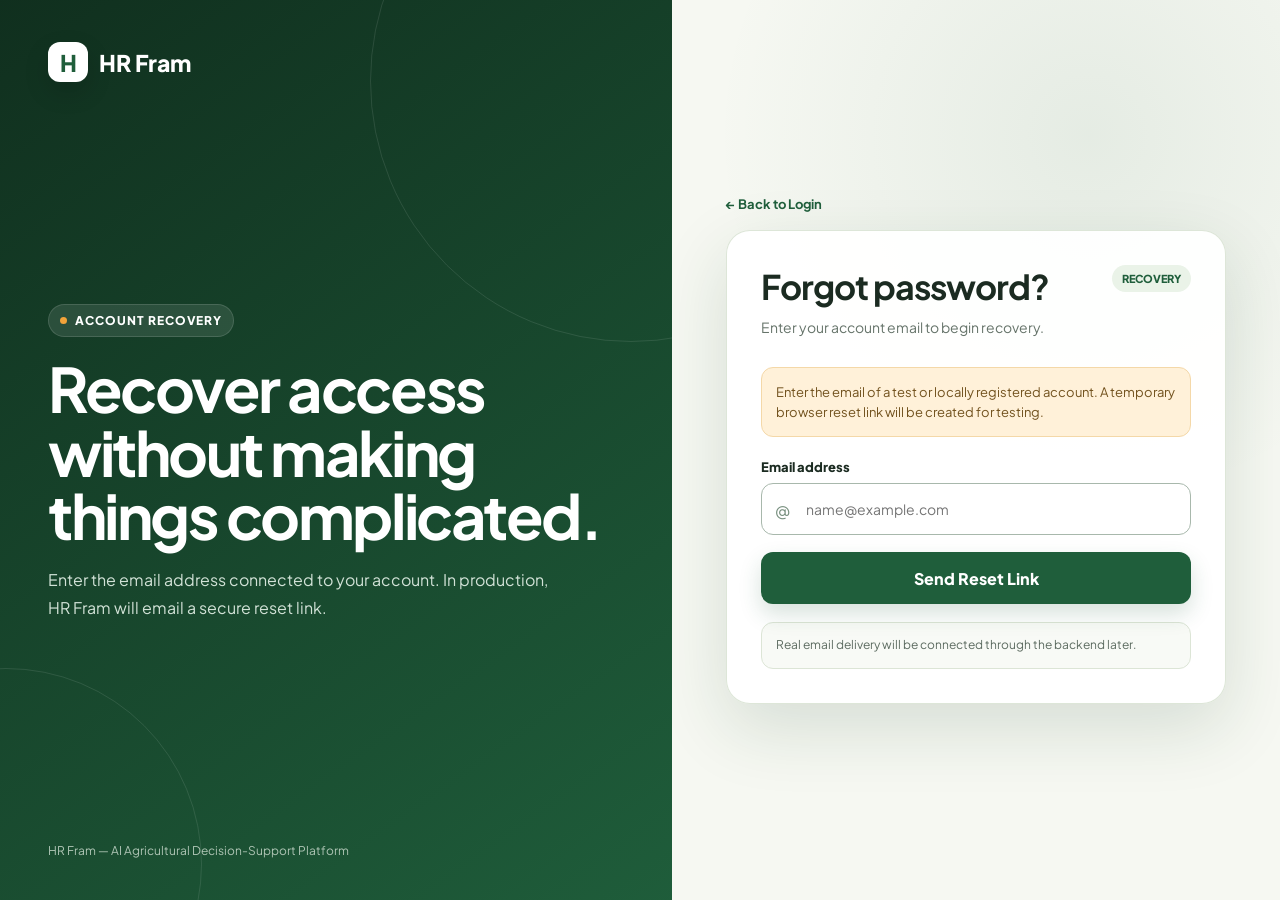
<file: forgot-password.html>
<!DOCTYPE html>

<html lang="en">
<head>
<meta charset="utf-8"/>
<meta content="width=device-width, initial-scale=1" name="viewport"/>
<title>Forgot Password — HR Fram</title>
<link href="https://fonts.googleapis.com" rel="preconnect"/>
<link href="https://fonts.googleapis.com/css2?family=Plus+Jakarta+Sans:wght@400;500;600;700;800&amp;display=swap" rel="stylesheet"/>
<link href="auth.css" rel="stylesheet"/>
</head>
<body>
<main class="auth-page">
<section class="visual-panel">
<a class="brand" href="index.html" style="color:white">
<span class="brand-mark">H</span>
      HR Fram
    </a>
<div class="visual-content">
<div class="kicker"><span class="kicker-dot"></span> Account recovery</div>
<h1>Recover access without making things complicated.</h1>
<p>Enter the email address connected to your account. In production, HR Fram will email a secure reset link.</p>
</div>
<div class="visual-footer">HR Fram — AI Agricultural Decision-Support Platform</div>
</section>
<section class="form-area">
<div class="form-wrap">
<div class="top-links">
<a class="back-link" href="login.html">← Back to Login</a>
</div>
<div class="form-card">
<div class="form-heading">
<div>
<h2>Forgot password?</h2>
<p>Enter your account email to begin recovery.</p>
</div>
<span class="form-badge">RECOVERY</span>
</div>
<div class="reset-info">Enter the email of a test or locally registered account. A temporary browser reset link will be created for testing.</div>
<form id="forgotForm">
<div class="form-group">
<label for="resetEmail">Email address</label>
<div class="input-wrap">
<span class="input-icon">@</span>
<input class="no-end-icon" id="resetEmail" placeholder="name@example.com" required="" type="email"/>
</div>
</div>
<button class="primary-button" type="submit">Send Reset Link</button>
<div class="auth-message" id="forgotMessage"></div>
</form>
<div class="reset-success" id="resetContinue">
          Demo reset link created successfully.<br/><br/>
<a href="reset-password.html" id="resetLink">Continue to Reset Password →</a>
</div>
<div class="security-note">
<span>Real email delivery will be connected through the backend later.</span>
</div>
</div>
</div>
</section>
</main>


<script src="auth.js"></script><script>
document.getElementById("forgotForm").addEventListener("submit",function(event){
  event.preventDefault();

  const email = document.getElementById("resetEmail").value.trim().toLowerCase();
  const account = HRFramAuth.findAccount(email);
  const message = document.getElementById("forgotMessage");
  const continueBox = document.getElementById("resetContinue");

  if(!account){
    message.className = "auth-message error";
    message.textContent = "No local test account was found with that email.";
    message.style.display = "block";
    continueBox.style.display = "none";
    return;
  }

  const token = "reset-" + Date.now() + "-" + Math.random().toString(36).slice(2,8);

  localStorage.setItem("hrFramResetToken",JSON.stringify({
    token:token,
    email:account.email,
    expiresAt:Date.now() + (15 * 60 * 1000)
  }));

  document.getElementById("resetLink").href =
    "reset-password.html?token=" + encodeURIComponent(token) +
    "&email=" + encodeURIComponent(account.email);

  message.className = "auth-message";
  message.textContent = "Temporary reset link created for this browser.";
  message.style.display = "block";
  continueBox.style.display = "block";
});</script></body>
</html>
</file>
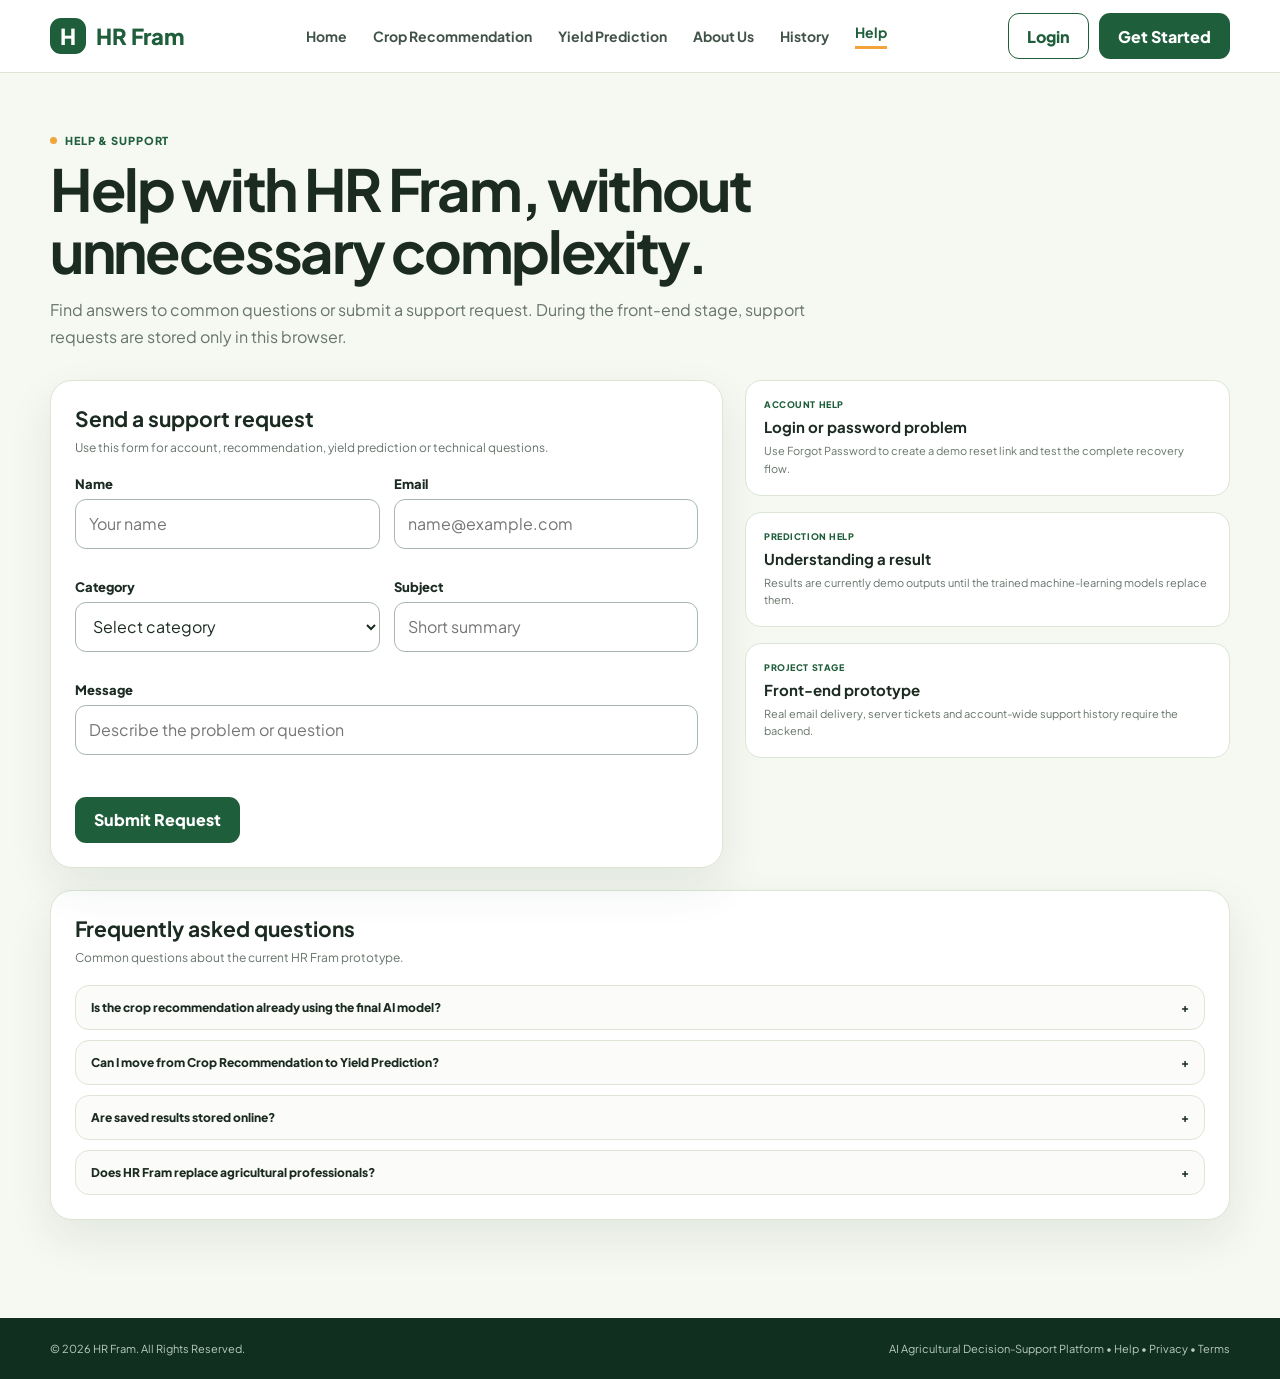
<file: help.html>
<!DOCTYPE html>

<html lang="en">
<head>
<meta charset="utf-8"/>
<meta content="width=device-width, initial-scale=1" name="viewport"/>
<title>Help &amp; Support — HR Fram</title>
<link href="https://fonts.googleapis.com" rel="preconnect"/>
<link href="https://fonts.googleapis.com/css2?family=Plus+Jakarta+Sans:wght@400;500;600;700;800&amp;display=swap" rel="stylesheet"/>
<link href="app.css" rel="stylesheet"/>
</head>
<body>
<header class="site-header"><div class="container nav"><a class="brand" href="index.html"><span class="brand-mark">H</span>HR Fram</a><nav class="nav-links"><a href="index.html">Home</a><a href="crop-recommendation.html">Crop Recommendation</a><a href="yield-prediction.html">Yield Prediction</a><a href="about-us.html">About Us</a><a href="history.html">History</a><a data-auth-user="" href="dashboard.html" style="display:none">Dashboard</a><a data-auth-admin="" href="admin.html" style="display:none">Admin Panel</a><a class="active" href="help.html">Help</a></nav><div class="nav-actions"><a class="btn btn-secondary" data-auth-guest="" href="login.html">Login</a><a class="btn btn-primary" data-auth-guest="" href="register.html">Get Started</a><button class="btn btn-secondary" data-auth-user="" onclick="HRFramAuth.logout()" style="display:none" type="button">Logout</button><button aria-label="Open menu" class="menu-btn" onclick="toggleAppMenu()" type="button">☰</button></div></div></header>
<main class="content-page">
<div class="container">
<section class="content-hero">
<div class="eyebrow"><span class="dot"></span>Help &amp; Support</div>
<h1>Help with HR Fram, without unnecessary complexity.</h1>
<p>
        Find answers to common questions or submit a support request.
        During the front-end stage, support requests are stored only in this browser.
      </p>
</section>
<section class="help-layout">
<div class="help-card" id="contact">
<h2>Send a support request</h2>
<p>Use this form for account, recommendation, yield prediction or technical questions.</p>
<form id="supportForm">
<div class="support-grid">
<div class="form-group">
<label for="supportName">Name</label>
<input id="supportName" placeholder="Your name" required="" type="text"/>
</div>
<div class="form-group">
<label for="supportEmail">Email</label>
<input id="supportEmail" placeholder="name@example.com" required="" type="email"/>
</div>
<div class="form-group">
<label for="supportCategory">Category</label>
<select id="supportCategory" required="">
<option value="">Select category</option>
<option>Account &amp; Login</option>
<option>Crop Recommendation</option>
<option>Yield Prediction</option>
<option>Weather Data</option>
<option>History &amp; Reports</option>
<option>Technical Problem</option>
<option>Other</option>
</select>
</div>
<div class="form-group">
<label for="supportSubject">Subject</label>
<input id="supportSubject" placeholder="Short summary" required="" type="text"/>
</div>
<div class="form-group full">
<label for="supportMessageText">Message</label>
<input id="supportMessageText" placeholder="Describe the problem or question" required="" type="text"/>
</div>
</div>
<div class="action-row">
<button class="btn btn-primary" type="submit">Submit Request</button>
</div>
<div class="support-message" id="supportMessage"></div>
</form>
</div>
<aside class="support-side">
<div class="support-option">
<small>Account Help</small>
<strong>Login or password problem</strong>
<p>Use Forgot Password to create a demo reset link and test the complete recovery flow.</p>
</div>
<div class="support-option">
<small>Prediction Help</small>
<strong>Understanding a result</strong>
<p>Results are currently demo outputs until the trained machine-learning models replace them.</p>
</div>
<div class="support-option">
<small>Project Stage</small>
<strong>Front-end prototype</strong>
<p>Real email delivery, server tickets and account-wide support history require the backend.</p>
</div>
</aside>
</section>
<section class="help-card" style="margin-top:22px">
<h2>Frequently asked questions</h2>
<p>Common questions about the current HR Fram prototype.</p>
<div class="faq-list">
<div class="faq-item">
<button class="faq-question" onclick="toggleFaq(this)" type="button">
            Is the crop recommendation already using the final AI model?
            <span>+</span>
</button>
<div class="faq-answer">
            No. The current interface uses clearly marked demo results. The trained recommendation model will replace that logic later.
          </div>
</div>
<div class="faq-item">
<button class="faq-question" onclick="toggleFaq(this)" type="button">
            Can I move from Crop Recommendation to Yield Prediction?
            <span>+</span>
</button>
<div class="faq-answer">
            Yes. The planned workflow carries the selected farm, weather and soil context into Yield Prediction so the user does not enter the same information again.
          </div>
</div>
<div class="faq-item">
<button class="faq-question" onclick="toggleFaq(this)" type="button">
            Are saved results stored online?
            <span>+</span>
</button>
<div class="faq-answer">
            Not yet. During the front-end stage, profile and result history are stored in the current browser using localStorage.
          </div>
</div>
<div class="faq-item">
<button class="faq-question" onclick="toggleFaq(this)" type="button">
            Does HR Fram replace agricultural professionals?
            <span>+</span>
</button>
<div class="faq-answer">
            No. HR Fram is a decision-support system and its results should be treated as guidance rather than a guarantee or replacement for professional agricultural advice.
          </div>
</div>
</div>
</section>
</div>
</main>
<footer><div class="container footer-row"><span>© 2026 HR Fram. All Rights Reserved.</span><span>AI Agricultural Decision-Support Platform • <a href="help.html">Help</a> • <a href="privacy.html">Privacy</a> • <a href="terms.html">Terms</a></span></div></footer>

<script>
function toggleMenu(){
  const nav = document.querySelector(".nav-links");
  if(nav){ nav.classList.toggle("mobile-open"); }
}

function toggleFaq(button){
  const item = button.closest(".faq-item");
  item.classList.toggle("open");
  button.querySelector("span").textContent =
    item.classList.contains("open") ? "−" : "+";
}

document.getElementById("supportForm").addEventListener("submit",function(event){
  event.preventDefault();

  const tickets =
    JSON.parse(localStorage.getItem("hrFramSupportTickets") || "[]");

  const ticket = {
    id:"SUP-" + Date.now().toString().slice(-8),
    createdAt:new Date().toISOString(),
    name:document.getElementById("supportName").value.trim(),
    email:document.getElementById("supportEmail").value.trim(),
    category:document.getElementById("supportCategory").value,
    subject:document.getElementById("supportSubject").value.trim(),
    message:document.getElementById("supportMessageText").value.trim(),
    status:"Demo Submitted"
  };

  tickets.unshift(ticket);

  localStorage.setItem(
    "hrFramSupportTickets",
    JSON.stringify(tickets)
  );

  const message =
    document.getElementById("supportMessage");

  message.textContent =
    "Support request saved in this browser. Reference: " + ticket.id;

  message.style.display =
    "block";

  document.getElementById("supportForm").reset();
});
</script>
<script src="auth.js"></script><script>
function toggleAppMenu(){
  const nav = document.querySelector(".nav-links");
  if(nav){ nav.classList.toggle("mobile-open"); }
}</script></body>
</html>
</file>
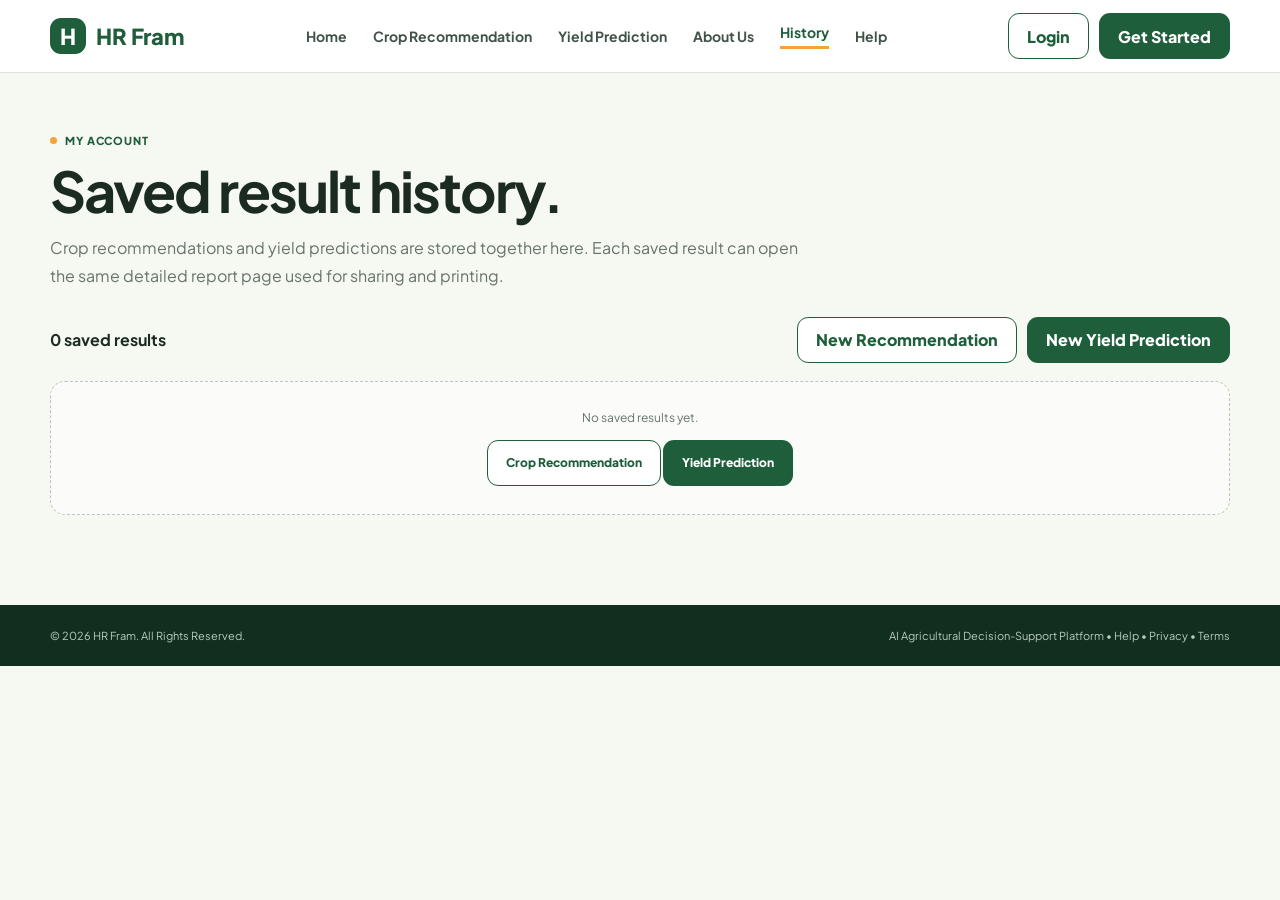
<file: history.html>
<!DOCTYPE html>

<html lang="en">
<head>
<meta charset="utf-8"/>
<meta content="width=device-width, initial-scale=1" name="viewport"/>
<title>History — HR Fram</title>
<link href="https://fonts.googleapis.com" rel="preconnect"/>
<link href="https://fonts.googleapis.com/css2?family=Plus+Jakarta+Sans:wght@400;500;600;700;800&amp;display=swap" rel="stylesheet"/>
<link href="app.css" rel="stylesheet"/>
</head>
<body>
<header class="site-header"><div class="container nav"><a class="brand" href="index.html"><span class="brand-mark">H</span>HR Fram</a><nav class="nav-links"><a href="index.html">Home</a><a href="crop-recommendation.html">Crop Recommendation</a><a href="yield-prediction.html">Yield Prediction</a><a href="about-us.html">About Us</a><a class="active" href="history.html">History</a><a data-auth-user="" href="dashboard.html" style="display:none">Dashboard</a><a data-auth-admin="" href="admin.html" style="display:none">Admin Panel</a><a href="help.html">Help</a></nav><div class="nav-actions"><a class="btn btn-secondary" data-auth-guest="" href="login.html">Login</a><a class="btn btn-primary" data-auth-guest="" href="register.html">Get Started</a><button class="btn btn-secondary" data-auth-user="" onclick="HRFramAuth.logout()" style="display:none" type="button">Logout</button><button aria-label="Open menu" class="menu-btn" onclick="toggleAppMenu()" type="button">☰</button></div></div></header>
<section class="page-intro">
<div class="container">
<div class="eyebrow"><span class="dot"></span> My Account</div>
<h1>Saved result history.</h1>
<p>
      Crop recommendations and yield predictions are stored together here.
      Each saved result can open the same detailed report page used for sharing and printing.
    </p>
</div>
</section>
<main class="container" style="padding-bottom:70px">
<div class="history-toolbar">
<div>
<strong id="historyCount">0 saved results</strong>
</div>
<div style="display:flex;gap:10px;flex-wrap:wrap">
<a class="btn btn-secondary" href="crop-recommendation.html">New Recommendation</a>
<a class="btn btn-primary" href="yield-prediction.html">New Yield Prediction</a>
</div>
</div>
<div class="history-list" id="historyList"></div>
</main>
<footer><div class="container footer-row"><span>© 2026 HR Fram. All Rights Reserved.</span><span>AI Agricultural Decision-Support Platform • <a href="help.html">Help</a> • <a href="privacy.html">Privacy</a> • <a href="terms.html">Terms</a></span></div></footer>
<script>
  const historyList =
    document.getElementById("historyList");

  const historyCount =
    document.getElementById("historyCount");

  function loadHistory(){
    const history =
      JSON.parse(localStorage.getItem("hrFramHistory") || "[]");

    historyCount.textContent =
      history.length +
      (history.length === 1 ? " saved result" : " saved results");

    if(history.length === 0){
      historyList.innerHTML = `
        <div class="empty-state">
          No saved results yet.<br><br>

          <a class="btn btn-secondary" href="crop-recommendation.html">
            Crop Recommendation
          </a>

          <a class="btn btn-primary" href="yield-prediction.html">
            Yield Prediction
          </a>
        </div>
      `;

      return;
    }

    historyList.innerHTML =
      history.map(function(item){

        const date =
          new Date(item.createdAt).toLocaleString();

        if(item.type === "Yield Prediction"){
          const mainTitle =
            item.crop + " — Yield Prediction";

          return `
            <article class="history-card">
              <div>
                <h3>${mainTitle}</h3>

                <p>
                  ${item.location.district},
                  ${item.location.province}
                  • ${date}
                </p>

                <div class="history-meta">
                  <span>${item.financialYear}</span>
                  <span>${item.prediction.predictedYield} t/ha</span>
                  <span>${item.prediction.estimatedProduction} t estimated production</span>
                  <span>${item.sowingDate || "Sowing date not set"}</span>
                </div>
              </div>

              <a
                class="btn btn-secondary"
                href="result-detail.html?id=${encodeURIComponent(item.id)}">
                View Details
              </a>
            </article>
          `;
        }

        const bestCrop =
          item.recommendations && item.recommendations[0]
            ? item.recommendations[0].name
            : "Recommendation";

        return `
          <article class="history-card">
            <div>
              <h3>${bestCrop} — ${item.type}</h3>

              <p>
                ${item.location.district},
                ${item.location.province}
                • ${date}
              </p>

              <div class="history-meta">
                <span>${item.season || "Season not set"}</span>
                <span>${item.weatherMode === "auto" ? "Automatic weather" : "Manual weather"}</span>
                <span>${item.recommendations[0].score}% demo match</span>
              </div>
            </div>

            <a
              class="btn btn-secondary"
              href="result-detail.html?id=${encodeURIComponent(item.id)}">
              View Details
            </a>
          </article>
        `;
      }).join("");
  }

  loadHistory();
</script>
<script>
function toggleAppMenu(){
  const nav = document.querySelector(".nav-links");
  if(nav){ nav.classList.toggle("mobile-open"); }
}
</script>
<script src="auth.js"></script></body>
</html>
</file>
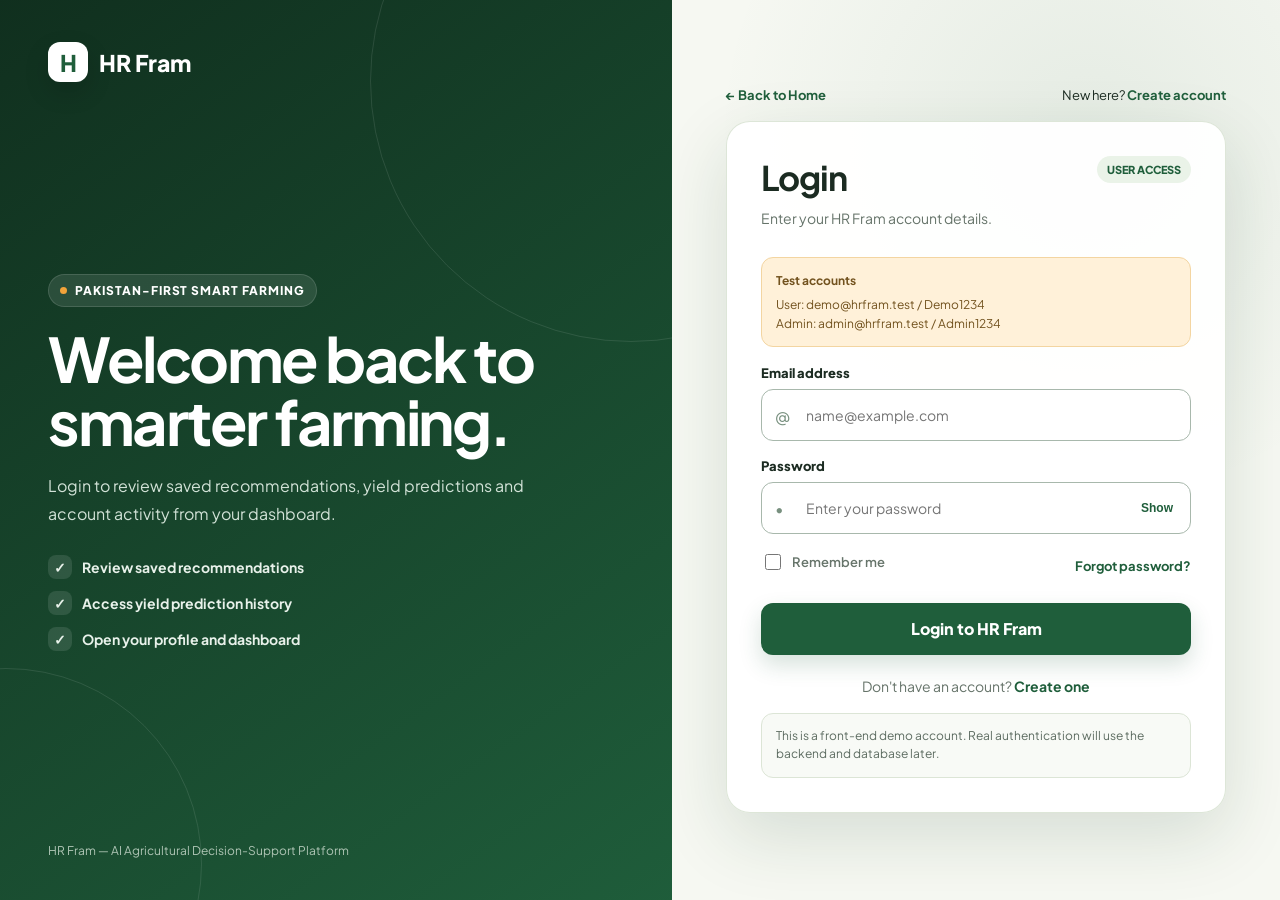
<file: login.html>
<!DOCTYPE html>

<html lang="en">
<head>
<meta charset="utf-8"/>
<meta content="width=device-width, initial-scale=1" name="viewport"/>
<title>Login — HR Fram</title>
<link href="https://fonts.googleapis.com" rel="preconnect"/>
<link href="https://fonts.googleapis.com/css2?family=Plus+Jakarta+Sans:wght@400;500;600;700;800&amp;display=swap" rel="stylesheet"/>
<link href="auth.css" rel="stylesheet"/>
</head>
<body>
<main class="auth-page">
<section class="visual-panel">
<a class="brand" href="index.html" style="color:white">
<span class="brand-mark">H</span>
      HR Fram
    </a>
<div class="visual-content">
<div class="kicker"><span class="kicker-dot"></span> Pakistan-first smart farming</div>
<h1>Welcome back to smarter farming.</h1>
<p>Login to review saved recommendations, yield predictions and account activity from your dashboard.</p>
<div class="feature-list">
<div class="feature"><span class="feature-icon">✓</span>Review saved recommendations</div>
<div class="feature"><span class="feature-icon">✓</span>Access yield prediction history</div>
<div class="feature"><span class="feature-icon">✓</span>Open your profile and dashboard</div>
</div>
</div>
<div class="visual-footer">HR Fram — AI Agricultural Decision-Support Platform</div>
</section>
<section class="form-area">
<div class="form-wrap">
<div class="top-links">
<a class="back-link" href="index.html">← Back to Home</a>
<span>New here? <a href="register.html">Create account</a></span>
</div>
<div class="form-card">
<div class="form-heading">
<div>
<h2>Login</h2>
<p>Enter your HR Fram account details.</p>
</div>
<span class="form-badge">USER ACCESS</span>
</div>
<div class="demo-account"><strong>Test accounts</strong>User: demo@hrfram.test / Demo1234<br/>Admin: admin@hrfram.test / Admin1234</div>
<form id="loginForm">
<div class="form-group">
<label for="email">Email address</label>
<div class="input-wrap">
<span class="input-icon">@</span>
<input class="no-end-icon" id="email" placeholder="name@example.com" required="" type="email"/>
</div>
</div>
<div class="form-group">
<label for="loginPassword">Password</label>
<div class="input-wrap">
<span class="input-icon">•</span>
<input id="loginPassword" placeholder="Enter your password" required="" type="password"/>
<button class="password-toggle" onclick="togglePassword('loginPassword',this)" type="button">Show</button>
</div>
</div>
<div class="form-options">
<label class="check-row">
<input id="rememberMe" type="checkbox"/>
              Remember me
            </label>
<a href="forgot-password.html">Forgot password?</a>
</div>
<button class="primary-button" type="submit">Login to HR Fram</button>
<div class="auth-message" id="loginMessage"></div>
</form>
<p class="switch-text">
          Don't have an account?
          <a href="register.html">Create one</a>
</p>
<div class="security-note">
<span>This is a front-end demo account. Real authentication will use the backend and database later.</span>
</div>
</div>
</div>
</section>
</main>


<script src="auth.js"></script><script>
function togglePassword(id,button){
  const input = document.getElementById(id);
  const show = input.type === "password";
  input.type = show ? "text" : "password";
  button.textContent = show ? "Hide" : "Show";
}

document.getElementById("loginForm").addEventListener("submit",function(event){
  event.preventDefault();

  const email = document.getElementById("email").value.trim();
  const password = document.getElementById("loginPassword").value;
  const account = HRFramAuth.authenticate(email,password);
  const message = document.getElementById("loginMessage");

  if(!account){
    message.className = "auth-message error";
    message.textContent = "Email or password is incorrect. Use one of the test accounts shown above or a locally registered account.";
    message.style.display = "block";
    return;
  }

  HRFramAuth.setSession(account);

  if((account.role || "user") === "user"){
    const existingProfile = JSON.parse(localStorage.getItem("hrFramProfile") || "{}");

    if(!existingProfile.email || String(existingProfile.email).toLowerCase() !== String(account.email).toLowerCase()){
      localStorage.setItem("hrFramProfile",JSON.stringify({
        fullName:account.fullName || "",
        username:account.username || "",
        email:account.email || "",
        phone:"",
        province:"",
        district:"",
        farmArea:"",
        areaUnit:"Acres",
        photo:""
      }));
    }
  }

  message.className = "auth-message";
  message.textContent = account.role === "admin"
    ? "Admin login successful. Opening Admin Panel..."
    : "Login successful. Opening Dashboard...";
  message.style.display = "block";

  setTimeout(function(){
    window.location.href = account.role === "admin" ? "admin.html" : "dashboard.html";
  },250);
});</script></body>
</html>
</file>
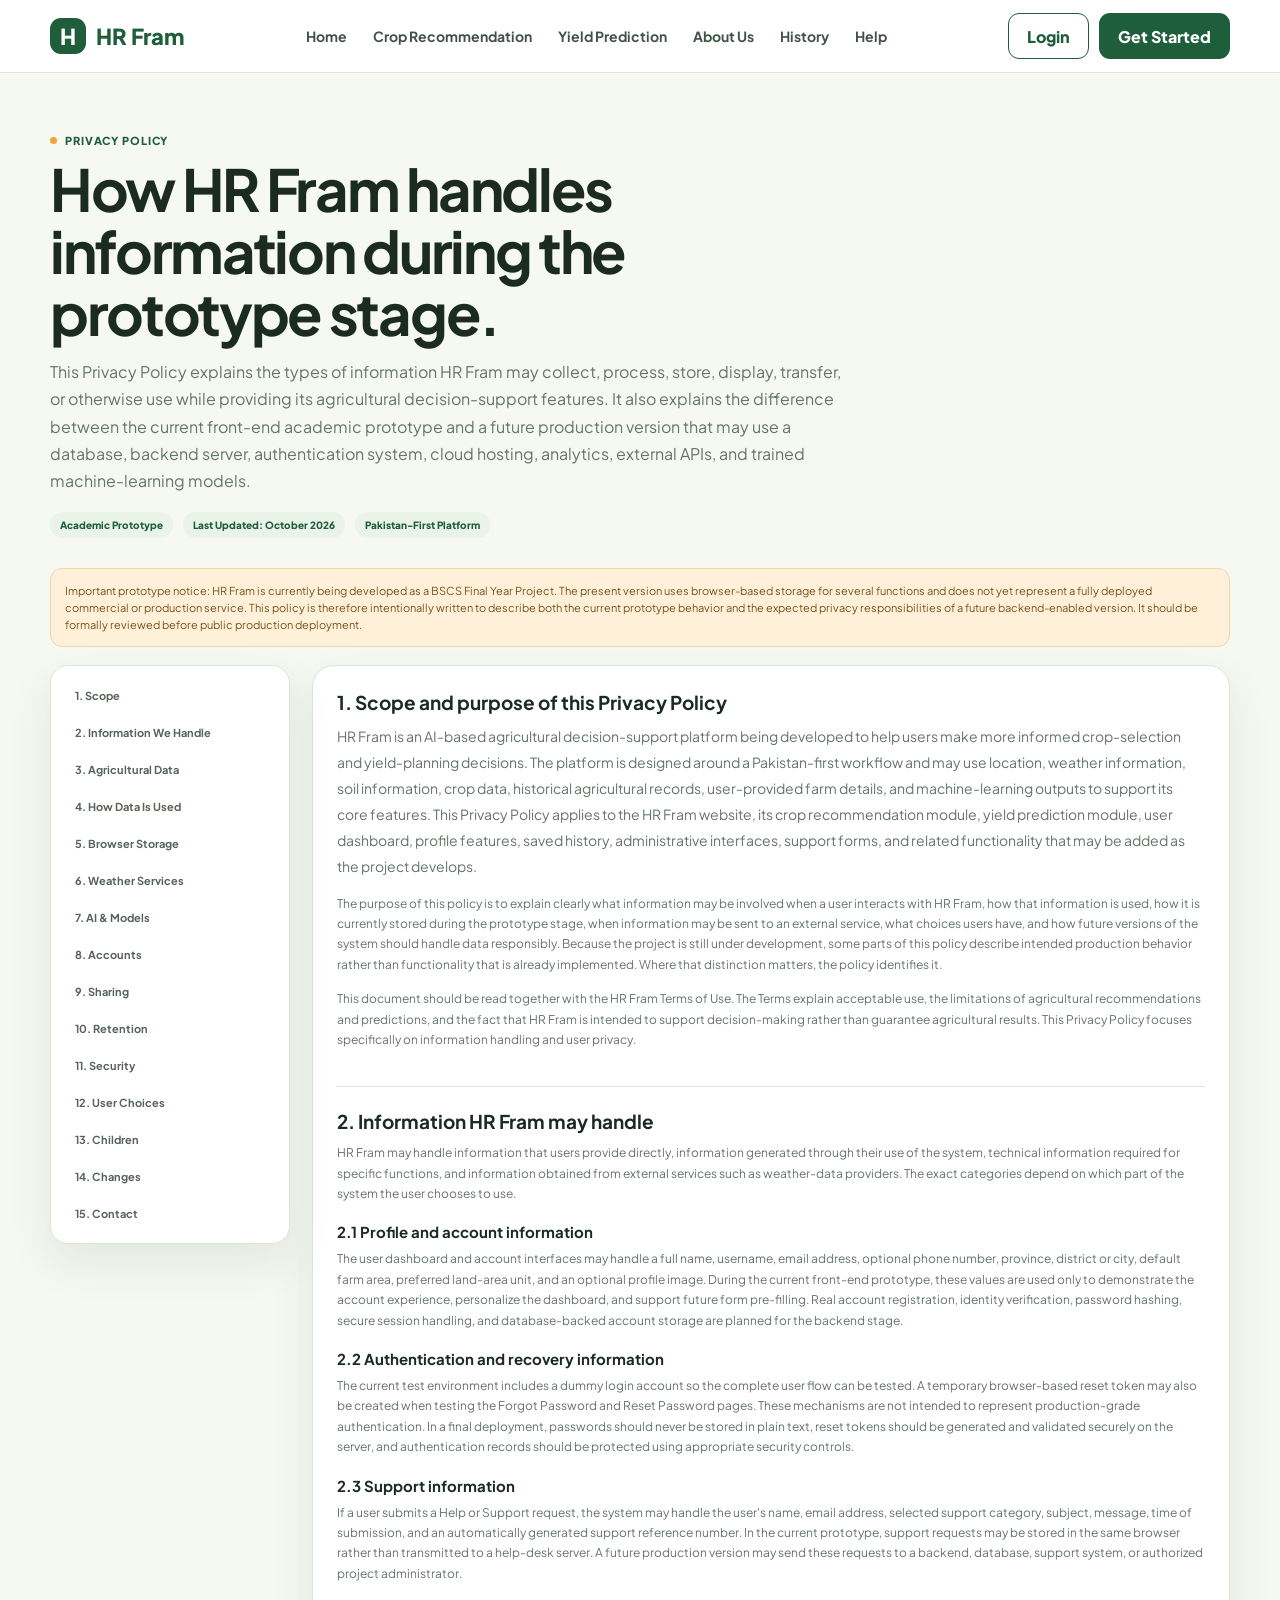
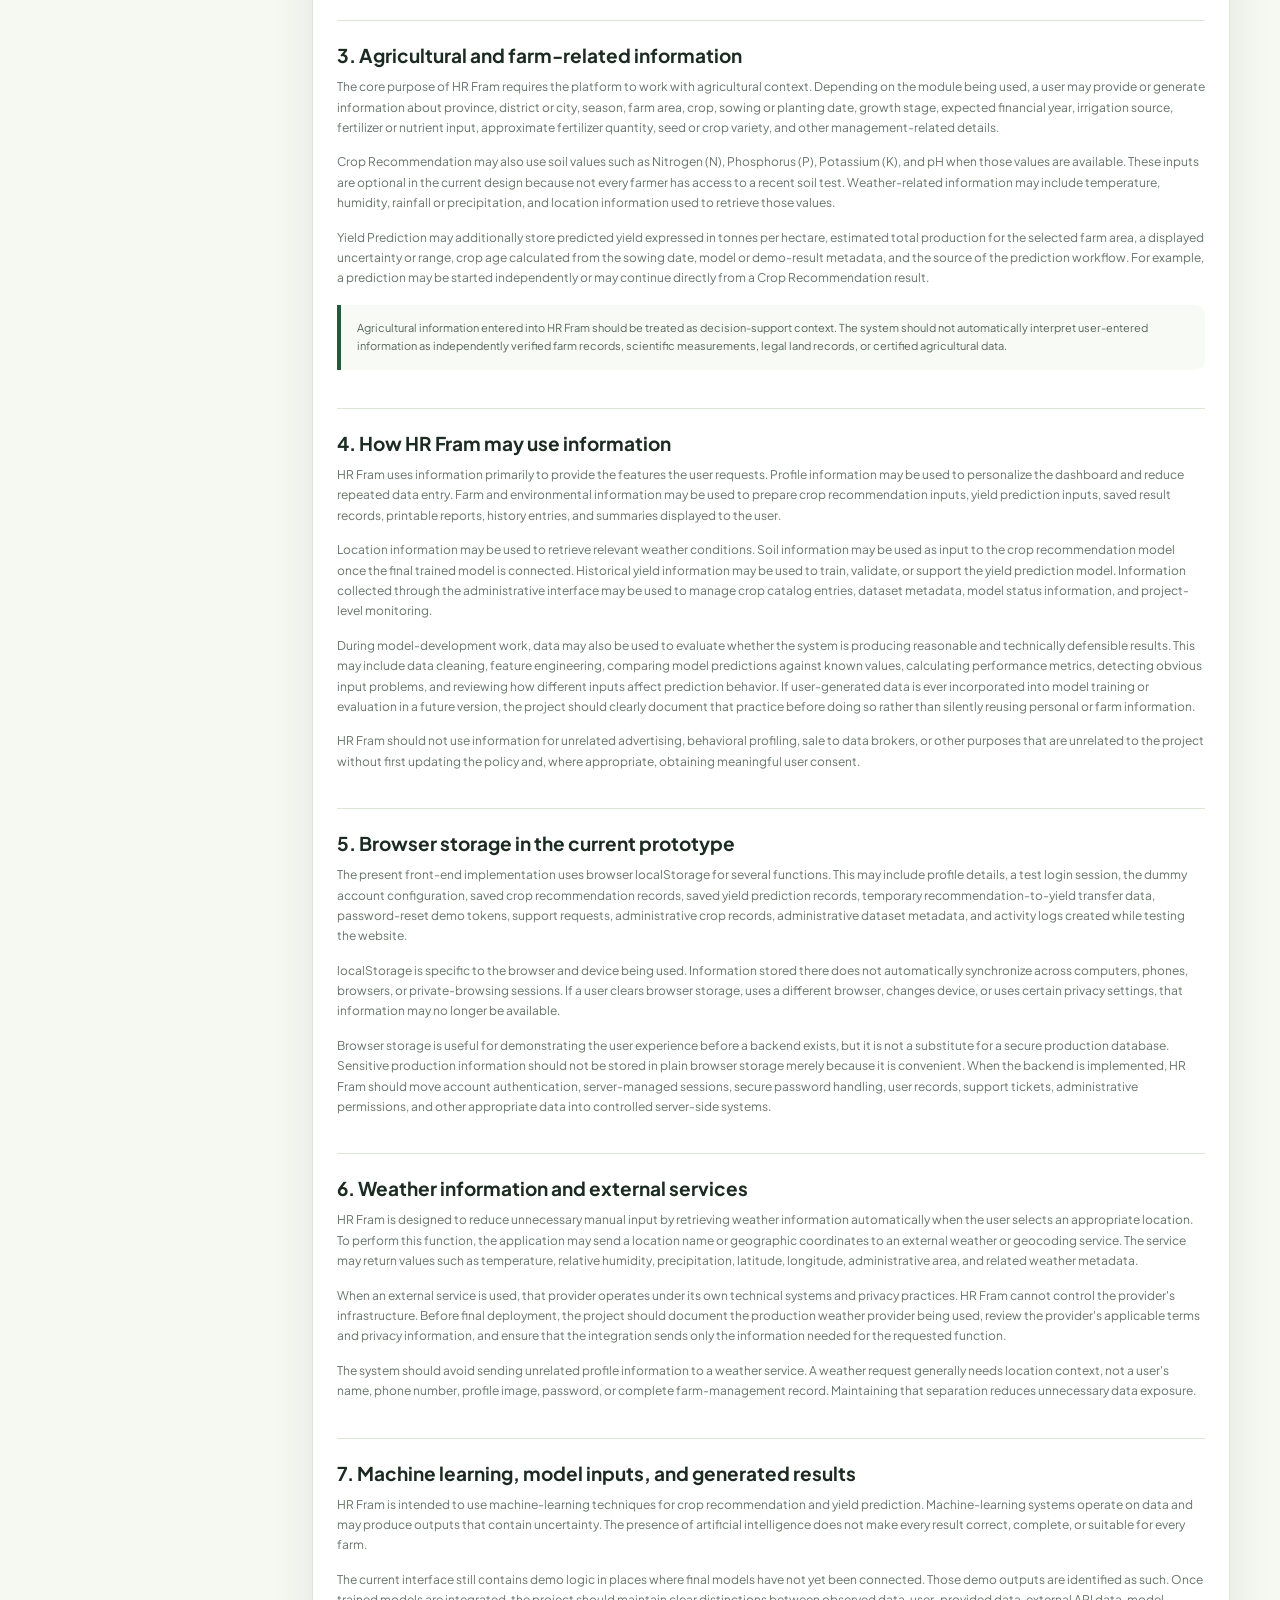
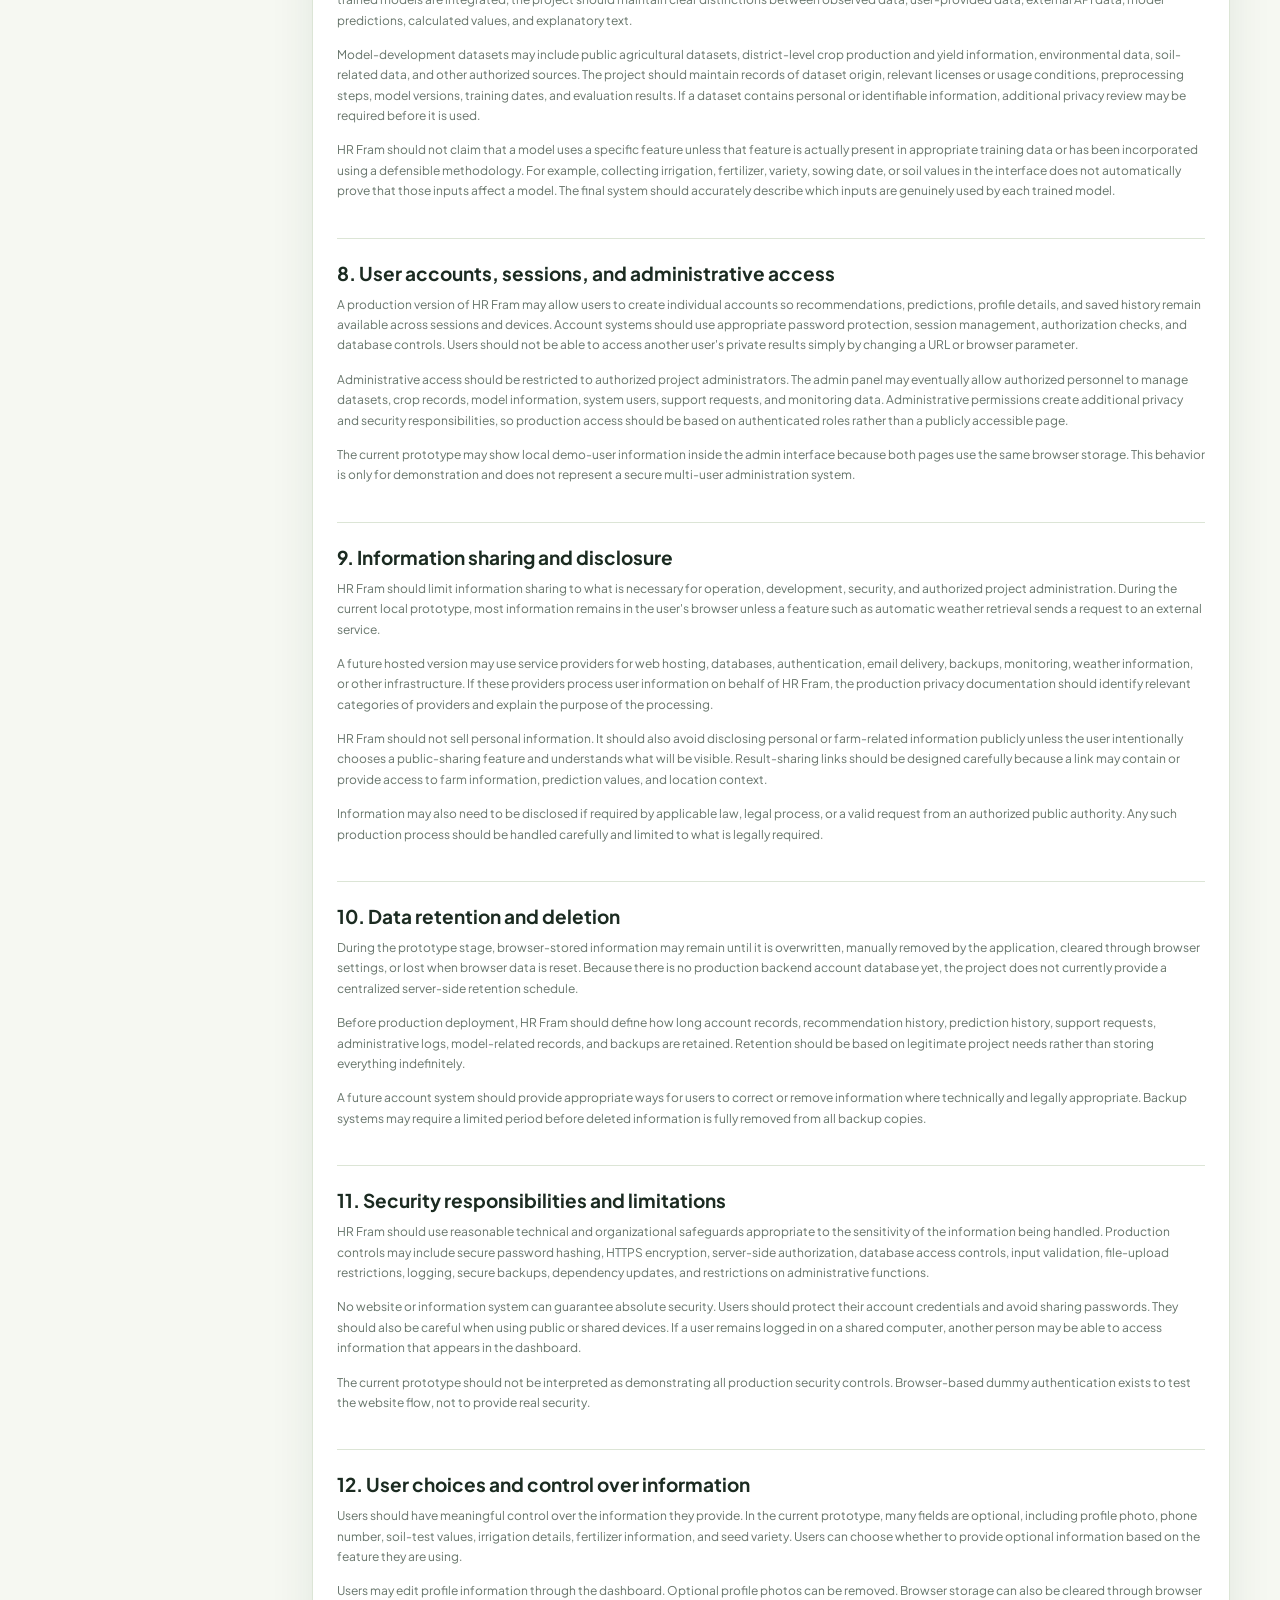
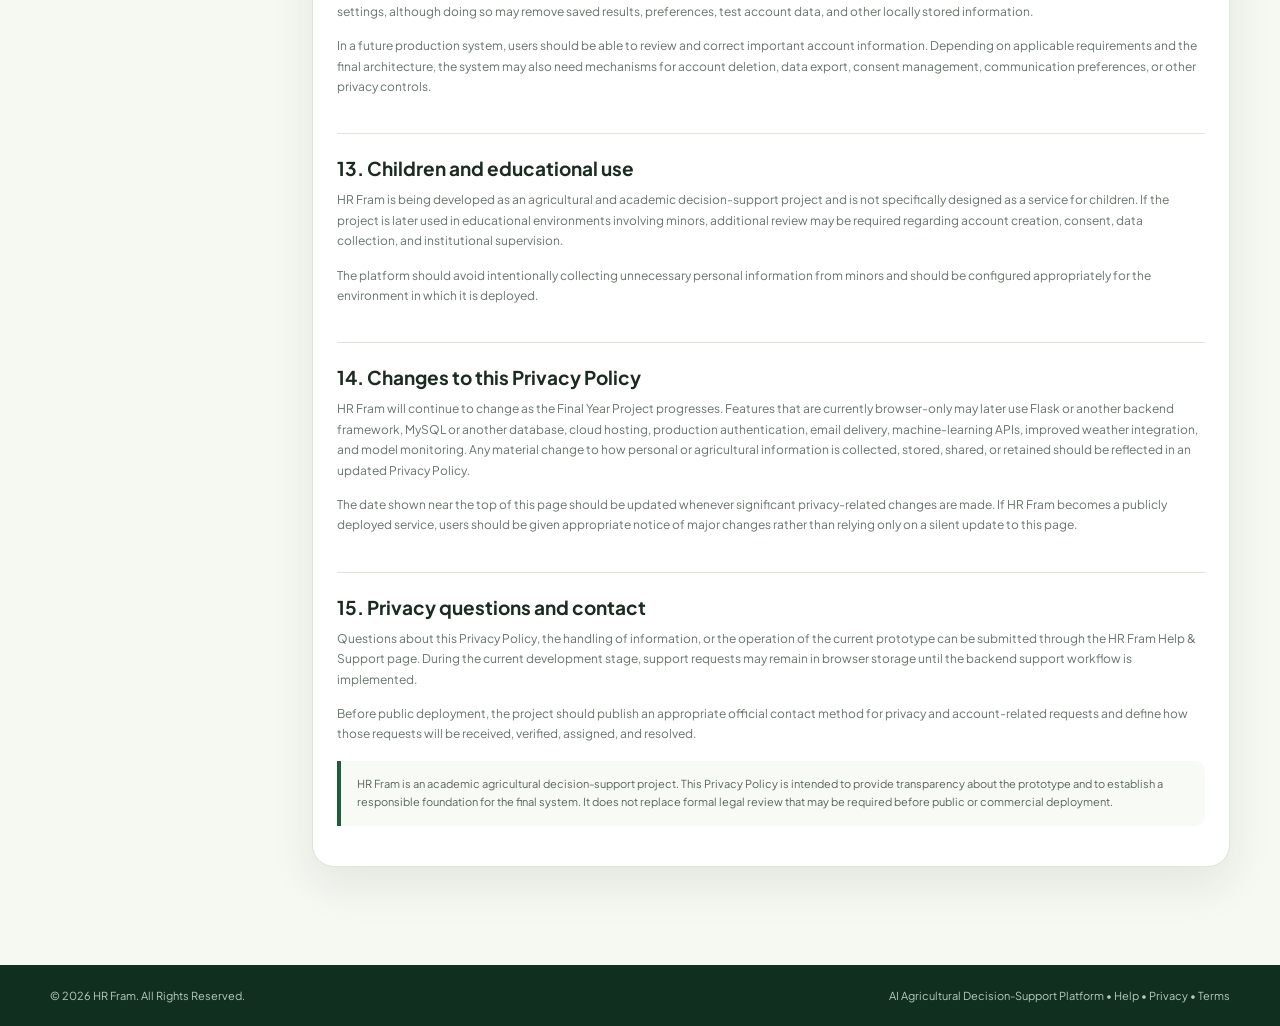
<file: privacy.html>
<!DOCTYPE html>

<html lang="en">
<head>
<meta charset="utf-8"/>
<meta content="width=device-width, initial-scale=1" name="viewport"/>
<title>Privacy Policy — HR Fram</title>
<link href="https://fonts.googleapis.com" rel="preconnect"/>
<link href="https://fonts.googleapis.com/css2?family=Plus+Jakarta+Sans:wght@400;500;600;700;800&amp;display=swap" rel="stylesheet"/>
<link href="app.css" rel="stylesheet"/>
<style>
    .privacy-meta{
      display:flex;
      gap:10px;
      flex-wrap:wrap;
      margin-top:18px;
    }
    .privacy-meta span{
      padding:7px 10px;
      border-radius:999px;
      background:#EAF3E8;
      color:#1F5E3B;
      font-size:10px;
      font-weight:800;
    }
    .policy-intro{
      font-size:14px!important;
      line-height:1.85!important;
    }
    .legal-card .legal-section p{
      margin:0 0 14px;
    }
    .legal-card .legal-section h3{
      margin:18px 0 8px;
      font-size:15px;
    }
    .legal-card .legal-section li{
      margin-bottom:7px;
    }
    .policy-callout{
      margin:16px 0;
      padding:14px 16px;
      border-left:4px solid #1F5E3B;
      background:#F7FAF5;
      color:#56645A;
      font-size:11px;
      line-height:1.7;
      border-radius:0 10px 10px 0;
    }
  </style>
</head>
<body>
<header class="site-header"><div class="container nav"><a class="brand" href="index.html"><span class="brand-mark">H</span>HR Fram</a><nav class="nav-links"><a href="index.html">Home</a><a href="crop-recommendation.html">Crop Recommendation</a><a href="yield-prediction.html">Yield Prediction</a><a href="about-us.html">About Us</a><a href="history.html">History</a><a data-auth-user="" href="dashboard.html" style="display:none">Dashboard</a><a data-auth-admin="" href="admin.html" style="display:none">Admin Panel</a><a href="help.html">Help</a></nav><div class="nav-actions"><a class="btn btn-secondary" data-auth-guest="" href="login.html">Login</a><a class="btn btn-primary" data-auth-guest="" href="register.html">Get Started</a><button class="btn btn-secondary" data-auth-user="" onclick="HRFramAuth.logout()" style="display:none" type="button">Logout</button><button aria-label="Open menu" class="menu-btn" onclick="toggleAppMenu()" type="button">☰</button></div></div></header>
<main class="content-page">
<div class="container">
<section class="content-hero">
<div class="eyebrow"><span class="dot"></span>Privacy Policy</div>
<h1>How HR Fram handles information during the prototype stage.</h1>
<p>
        This Privacy Policy explains the types of information HR Fram may collect, process, store,
        display, transfer, or otherwise use while providing its agricultural decision-support features.
        It also explains the difference between the current front-end academic prototype and a future
        production version that may use a database, backend server, authentication system, cloud hosting,
        analytics, external APIs, and trained machine-learning models.
      </p>
<div class="privacy-meta">
<span>Academic Prototype</span>
<span>Last Updated: October 2026</span>
<span>Pakistan-First Platform</span>
</div>
</section>
<div class="prototype-notice">
      Important prototype notice: HR Fram is currently being developed as a BSCS Final Year Project.
      The present version uses browser-based storage for several functions and does not yet represent
      a fully deployed commercial or production service. This policy is therefore intentionally written
      to describe both the current prototype behavior and the expected privacy responsibilities of a future
      backend-enabled version. It should be formally reviewed before public production deployment.
    </div>
<section class="legal-layout">
<nav class="legal-nav">
<a href="#scope">1. Scope</a>
<a href="#information">2. Information We Handle</a>
<a href="#agricultural">3. Agricultural Data</a>
<a href="#usage">4. How Data Is Used</a>
<a href="#browser">5. Browser Storage</a>
<a href="#weather">6. Weather Services</a>
<a href="#models">7. AI &amp; Models</a>
<a href="#accounts">8. Accounts</a>
<a href="#sharing">9. Sharing</a>
<a href="#retention">10. Retention</a>
<a href="#security">11. Security</a>
<a href="#rights">12. User Choices</a>
<a href="#children">13. Children</a>
<a href="#changes">14. Changes</a>
<a href="#contact">15. Contact</a>
</nav>
<article class="legal-card">
<section class="legal-section" id="scope">
<h2>1. Scope and purpose of this Privacy Policy</h2>
<p class="policy-intro">
            HR Fram is an AI-based agricultural decision-support platform being developed to help users make
            more informed crop-selection and yield-planning decisions. The platform is designed around a
            Pakistan-first workflow and may use location, weather information, soil information, crop data,
            historical agricultural records, user-provided farm details, and machine-learning outputs to support
            its core features. This Privacy Policy applies to the HR Fram website, its crop recommendation module,
            yield prediction module, user dashboard, profile features, saved history, administrative interfaces,
            support forms, and related functionality that may be added as the project develops.
          </p>
<p>
            The purpose of this policy is to explain clearly what information may be involved when a user interacts
            with HR Fram, how that information is used, how it is currently stored during the prototype stage,
            when information may be sent to an external service, what choices users have, and how future versions
            of the system should handle data responsibly. Because the project is still under development, some
            parts of this policy describe intended production behavior rather than functionality that is already
            implemented. Where that distinction matters, the policy identifies it.
          </p>
<p>
            This document should be read together with the HR Fram Terms of Use. The Terms explain acceptable use,
            the limitations of agricultural recommendations and predictions, and the fact that HR Fram is intended
            to support decision-making rather than guarantee agricultural results. This Privacy Policy focuses
            specifically on information handling and user privacy.
          </p>
</section>
<section class="legal-section" id="information">
<h2>2. Information HR Fram may handle</h2>
<p>
            HR Fram may handle information that users provide directly, information generated through their use
            of the system, technical information required for specific functions, and information obtained from
            external services such as weather-data providers. The exact categories depend on which part of the
            system the user chooses to use.
          </p>
<h3>2.1 Profile and account information</h3>
<p>
            The user dashboard and account interfaces may handle a full name, username, email address, optional
            phone number, province, district or city, default farm area, preferred land-area unit, and an optional
            profile image. During the current front-end prototype, these values are used only to demonstrate the
            account experience, personalize the dashboard, and support future form pre-filling. Real account
            registration, identity verification, password hashing, secure session handling, and database-backed
            account storage are planned for the backend stage.
          </p>
<h3>2.2 Authentication and recovery information</h3>
<p>
            The current test environment includes a dummy login account so the complete user flow can be tested.
            A temporary browser-based reset token may also be created when testing the Forgot Password and Reset
            Password pages. These mechanisms are not intended to represent production-grade authentication. In a
            final deployment, passwords should never be stored in plain text, reset tokens should be generated and
            validated securely on the server, and authentication records should be protected using appropriate
            security controls.
          </p>
<h3>2.3 Support information</h3>
<p>
            If a user submits a Help or Support request, the system may handle the user's name, email address,
            selected support category, subject, message, time of submission, and an automatically generated support
            reference number. In the current prototype, support requests may be stored in the same browser rather
            than transmitted to a help-desk server. A future production version may send these requests to a backend,
            database, support system, or authorized project administrator.
          </p>
</section>
<section class="legal-section" id="agricultural">
<h2>3. Agricultural and farm-related information</h2>
<p>
            The core purpose of HR Fram requires the platform to work with agricultural context. Depending on the
            module being used, a user may provide or generate information about province, district or city, season,
            farm area, crop, sowing or planting date, growth stage, expected financial year, irrigation source,
            fertilizer or nutrient input, approximate fertilizer quantity, seed or crop variety, and other
            management-related details.
          </p>
<p>
            Crop Recommendation may also use soil values such as Nitrogen (N), Phosphorus (P), Potassium (K), and
            pH when those values are available. These inputs are optional in the current design because not every
            farmer has access to a recent soil test. Weather-related information may include temperature, humidity,
            rainfall or precipitation, and location information used to retrieve those values.
          </p>
<p>
            Yield Prediction may additionally store predicted yield expressed in tonnes per hectare, estimated total
            production for the selected farm area, a displayed uncertainty or range, crop age calculated from the
            sowing date, model or demo-result metadata, and the source of the prediction workflow. For example, a
            prediction may be started independently or may continue directly from a Crop Recommendation result.
          </p>
<div class="policy-callout">
            Agricultural information entered into HR Fram should be treated as decision-support context. The system
            should not automatically interpret user-entered information as independently verified farm records,
            scientific measurements, legal land records, or certified agricultural data.
          </div>
</section>
<section class="legal-section" id="usage">
<h2>4. How HR Fram may use information</h2>
<p>
            HR Fram uses information primarily to provide the features the user requests. Profile information may be
            used to personalize the dashboard and reduce repeated data entry. Farm and environmental information may
            be used to prepare crop recommendation inputs, yield prediction inputs, saved result records, printable
            reports, history entries, and summaries displayed to the user.
          </p>
<p>
            Location information may be used to retrieve relevant weather conditions. Soil information may be used
            as input to the crop recommendation model once the final trained model is connected. Historical yield
            information may be used to train, validate, or support the yield prediction model. Information collected
            through the administrative interface may be used to manage crop catalog entries, dataset metadata, model
            status information, and project-level monitoring.
          </p>
<p>
            During model-development work, data may also be used to evaluate whether the system is producing reasonable
            and technically defensible results. This may include data cleaning, feature engineering, comparing model
            predictions against known values, calculating performance metrics, detecting obvious input problems, and
            reviewing how different inputs affect prediction behavior. If user-generated data is ever incorporated
            into model training or evaluation in a future version, the project should clearly document that practice
            before doing so rather than silently reusing personal or farm information.
          </p>
<p>
            HR Fram should not use information for unrelated advertising, behavioral profiling, sale to data brokers,
            or other purposes that are unrelated to the project without first updating the policy and, where
            appropriate, obtaining meaningful user consent.
          </p>
</section>
<section class="legal-section" id="browser">
<h2>5. Browser storage in the current prototype</h2>
<p>
            The present front-end implementation uses browser localStorage for several functions. This may include
            profile details, a test login session, the dummy account configuration, saved crop recommendation
            records, saved yield prediction records, temporary recommendation-to-yield transfer data, password-reset
            demo tokens, support requests, administrative crop records, administrative dataset metadata, and activity
            logs created while testing the website.
          </p>
<p>
            localStorage is specific to the browser and device being used. Information stored there does not
            automatically synchronize across computers, phones, browsers, or private-browsing sessions. If a user
            clears browser storage, uses a different browser, changes device, or uses certain privacy settings, that
            information may no longer be available.
          </p>
<p>
            Browser storage is useful for demonstrating the user experience before a backend exists, but it is not a
            substitute for a secure production database. Sensitive production information should not be stored in
            plain browser storage merely because it is convenient. When the backend is implemented, HR Fram should
            move account authentication, server-managed sessions, secure password handling, user records, support
            tickets, administrative permissions, and other appropriate data into controlled server-side systems.
          </p>
</section>
<section class="legal-section" id="weather">
<h2>6. Weather information and external services</h2>
<p>
            HR Fram is designed to reduce unnecessary manual input by retrieving weather information automatically
            when the user selects an appropriate location. To perform this function, the application may send a
            location name or geographic coordinates to an external weather or geocoding service. The service may
            return values such as temperature, relative humidity, precipitation, latitude, longitude, administrative
            area, and related weather metadata.
          </p>
<p>
            When an external service is used, that provider operates under its own technical systems and privacy
            practices. HR Fram cannot control the provider's infrastructure. Before final deployment, the project
            should document the production weather provider being used, review the provider's applicable terms and
            privacy information, and ensure that the integration sends only the information needed for the requested
            function.
          </p>
<p>
            The system should avoid sending unrelated profile information to a weather service. A weather request
            generally needs location context, not a user's name, phone number, profile image, password, or complete
            farm-management record. Maintaining that separation reduces unnecessary data exposure.
          </p>
</section>
<section class="legal-section" id="models">
<h2>7. Machine learning, model inputs, and generated results</h2>
<p>
            HR Fram is intended to use machine-learning techniques for crop recommendation and yield prediction.
            Machine-learning systems operate on data and may produce outputs that contain uncertainty. The presence
            of artificial intelligence does not make every result correct, complete, or suitable for every farm.
          </p>
<p>
            The current interface still contains demo logic in places where final models have not yet been connected.
            Those demo outputs are identified as such. Once trained models are integrated, the project should maintain
            clear distinctions between observed data, user-provided data, external API data, model predictions,
            calculated values, and explanatory text.
          </p>
<p>
            Model-development datasets may include public agricultural datasets, district-level crop production and
            yield information, environmental data, soil-related data, and other authorized sources. The project should
            maintain records of dataset origin, relevant licenses or usage conditions, preprocessing steps, model
            versions, training dates, and evaluation results. If a dataset contains personal or identifiable
            information, additional privacy review may be required before it is used.
          </p>
<p>
            HR Fram should not claim that a model uses a specific feature unless that feature is actually present in
            appropriate training data or has been incorporated using a defensible methodology. For example, collecting
            irrigation, fertilizer, variety, sowing date, or soil values in the interface does not automatically prove
            that those inputs affect a model. The final system should accurately describe which inputs are genuinely
            used by each trained model.
          </p>
</section>
<section class="legal-section" id="accounts">
<h2>8. User accounts, sessions, and administrative access</h2>
<p>
            A production version of HR Fram may allow users to create individual accounts so recommendations,
            predictions, profile details, and saved history remain available across sessions and devices. Account
            systems should use appropriate password protection, session management, authorization checks, and database
            controls. Users should not be able to access another user's private results simply by changing a URL or
            browser parameter.
          </p>
<p>
            Administrative access should be restricted to authorized project administrators. The admin panel may
            eventually allow authorized personnel to manage datasets, crop records, model information, system users,
            support requests, and monitoring data. Administrative permissions create additional privacy and security
            responsibilities, so production access should be based on authenticated roles rather than a publicly
            accessible page.
          </p>
<p>
            The current prototype may show local demo-user information inside the admin interface because both pages
            use the same browser storage. This behavior is only for demonstration and does not represent a secure
            multi-user administration system.
          </p>
</section>
<section class="legal-section" id="sharing">
<h2>9. Information sharing and disclosure</h2>
<p>
            HR Fram should limit information sharing to what is necessary for operation, development, security, and
            authorized project administration. During the current local prototype, most information remains in the
            user's browser unless a feature such as automatic weather retrieval sends a request to an external service.
          </p>
<p>
            A future hosted version may use service providers for web hosting, databases, authentication, email
            delivery, backups, monitoring, weather information, or other infrastructure. If these providers process
            user information on behalf of HR Fram, the production privacy documentation should identify relevant
            categories of providers and explain the purpose of the processing.
          </p>
<p>
            HR Fram should not sell personal information. It should also avoid disclosing personal or farm-related
            information publicly unless the user intentionally chooses a public-sharing feature and understands what
            will be visible. Result-sharing links should be designed carefully because a link may contain or provide
            access to farm information, prediction values, and location context.
          </p>
<p>
            Information may also need to be disclosed if required by applicable law, legal process, or a valid request
            from an authorized public authority. Any such production process should be handled carefully and limited
            to what is legally required.
          </p>
</section>
<section class="legal-section" id="retention">
<h2>10. Data retention and deletion</h2>
<p>
            During the prototype stage, browser-stored information may remain until it is overwritten, manually
            removed by the application, cleared through browser settings, or lost when browser data is reset.
            Because there is no production backend account database yet, the project does not currently provide a
            centralized server-side retention schedule.
          </p>
<p>
            Before production deployment, HR Fram should define how long account records, recommendation history,
            prediction history, support requests, administrative logs, model-related records, and backups are retained.
            Retention should be based on legitimate project needs rather than storing everything indefinitely.
          </p>
<p>
            A future account system should provide appropriate ways for users to correct or remove information where
            technically and legally appropriate. Backup systems may require a limited period before deleted
            information is fully removed from all backup copies.
          </p>
</section>
<section class="legal-section" id="security">
<h2>11. Security responsibilities and limitations</h2>
<p>
            HR Fram should use reasonable technical and organizational safeguards appropriate to the sensitivity of
            the information being handled. Production controls may include secure password hashing, HTTPS encryption,
            server-side authorization, database access controls, input validation, file-upload restrictions, logging,
            secure backups, dependency updates, and restrictions on administrative functions.
          </p>
<p>
            No website or information system can guarantee absolute security. Users should protect their account
            credentials and avoid sharing passwords. They should also be careful when using public or shared devices.
            If a user remains logged in on a shared computer, another person may be able to access information that
            appears in the dashboard.
          </p>
<p>
            The current prototype should not be interpreted as demonstrating all production security controls.
            Browser-based dummy authentication exists to test the website flow, not to provide real security.
          </p>
</section>
<section class="legal-section" id="rights">
<h2>12. User choices and control over information</h2>
<p>
            Users should have meaningful control over the information they provide. In the current prototype, many
            fields are optional, including profile photo, phone number, soil-test values, irrigation details,
            fertilizer information, and seed variety. Users can choose whether to provide optional information based
            on the feature they are using.
          </p>
<p>
            Users may edit profile information through the dashboard. Optional profile photos can be removed. Browser
            storage can also be cleared through browser settings, although doing so may remove saved results,
            preferences, test account data, and other locally stored information.
          </p>
<p>
            In a future production system, users should be able to review and correct important account information.
            Depending on applicable requirements and the final architecture, the system may also need mechanisms for
            account deletion, data export, consent management, communication preferences, or other privacy controls.
          </p>
</section>
<section class="legal-section" id="children">
<h2>13. Children and educational use</h2>
<p>
            HR Fram is being developed as an agricultural and academic decision-support project and is not specifically
            designed as a service for children. If the project is later used in educational environments involving
            minors, additional review may be required regarding account creation, consent, data collection, and
            institutional supervision.
          </p>
<p>
            The platform should avoid intentionally collecting unnecessary personal information from minors and should
            be configured appropriately for the environment in which it is deployed.
          </p>
</section>
<section class="legal-section" id="changes">
<h2>14. Changes to this Privacy Policy</h2>
<p>
            HR Fram will continue to change as the Final Year Project progresses. Features that are currently
            browser-only may later use Flask or another backend framework, MySQL or another database, cloud hosting,
            production authentication, email delivery, machine-learning APIs, improved weather integration, and model
            monitoring. Any material change to how personal or agricultural information is collected, stored, shared,
            or retained should be reflected in an updated Privacy Policy.
          </p>
<p>
            The date shown near the top of this page should be updated whenever significant privacy-related changes
            are made. If HR Fram becomes a publicly deployed service, users should be given appropriate notice of
            major changes rather than relying only on a silent update to this page.
          </p>
</section>
<section class="legal-section" id="contact">
<h2>15. Privacy questions and contact</h2>
<p>
            Questions about this Privacy Policy, the handling of information, or the operation of the current prototype
            can be submitted through the HR Fram Help &amp; Support page. During the current development stage, support
            requests may remain in browser storage until the backend support workflow is implemented.
          </p>
<p>
            Before public deployment, the project should publish an appropriate official contact method for privacy
            and account-related requests and define how those requests will be received, verified, assigned, and
            resolved.
          </p>
<div class="policy-callout">
            HR Fram is an academic agricultural decision-support project. This Privacy Policy is intended to provide
            transparency about the prototype and to establish a responsible foundation for the final system. It does
            not replace formal legal review that may be required before public or commercial deployment.
          </div>
</section>
</article>
</section>
</div>
</main>
<footer><div class="container footer-row"><span>© 2026 HR Fram. All Rights Reserved.</span><span>AI Agricultural Decision-Support Platform • <a href="help.html">Help</a> • <a href="privacy.html">Privacy</a> • <a href="terms.html">Terms</a></span></div></footer>

<script src="auth.js"></script><script>
function toggleAppMenu(){
  const nav = document.querySelector(".nav-links");
  if(nav){ nav.classList.toggle("mobile-open"); }
}</script></body>
</html>
</file>
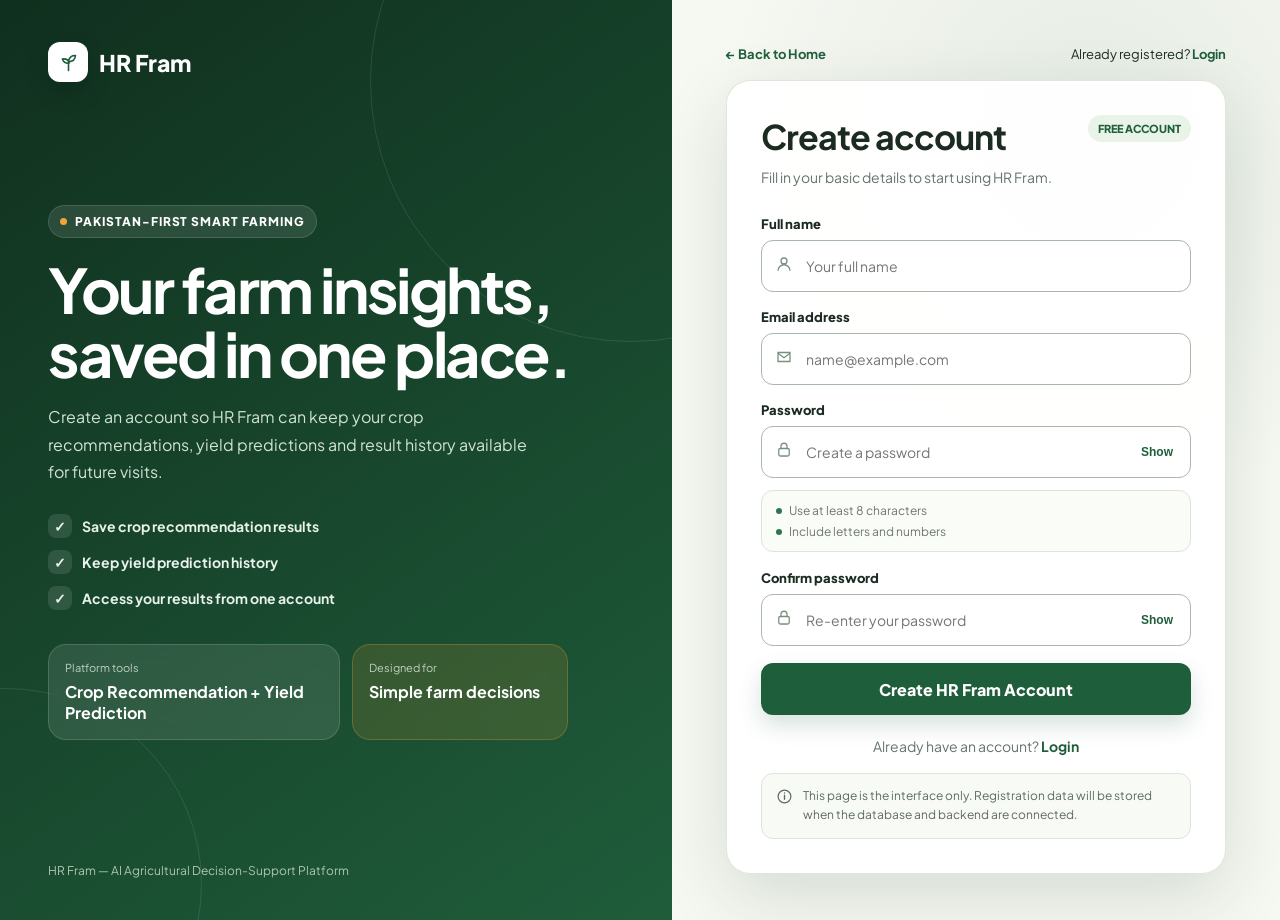
<file: register.html>
<!DOCTYPE html>

<html lang="en">
<head>
<meta charset="utf-8"/>
<meta content="width=device-width, initial-scale=1" name="viewport"/>
<title>Create Account — HR Fram</title>
<link href="https://fonts.googleapis.com" rel="preconnect"/>
<link href="https://fonts.googleapis.com/css2?family=Plus+Jakarta+Sans:wght@400;500;600;700;800&amp;display=swap" rel="stylesheet"/>
<link href="auth.css" rel="stylesheet"/>
</head>
<body>
<main class="auth-page">
<section class="visual-panel">
<a class="brand" href="index.html" style="color:white">
<span class="brand-mark">
<svg aria-hidden="true" fill="none" height="21" viewbox="0 0 24 24" width="21">
<path d="M12 21V9M12 13C8.5 13 6 11.1 5 8c4.1-.5 7.1.8 8 4.6M12 10c1.1-4 4.2-6.2 8-6-.3 4.2-2.9 7-8 7" stroke="currentColor" stroke-linecap="round" stroke-linejoin="round" stroke-width="1.8"></path>
</svg>
</span>
        HR Fram
      </a>
<div class="visual-content">
<div class="kicker"><span class="kicker-dot"></span> Pakistan-first smart farming</div>
<h1>Your farm insights, saved in one place.</h1>
<p>Create an account so HR Fram can keep your crop recommendations, yield predictions and result history available for future visits.</p>
<div class="feature-list">
<div class="feature"><span class="feature-icon">✓</span>Save crop recommendation results</div>
<div class="feature"><span class="feature-icon">✓</span>Keep yield prediction history</div>
<div class="feature"><span class="feature-icon">✓</span>Access your results from one account</div>
</div>
<div class="mini-dashboard">
<div class="mini-card">
<small>Platform tools</small>
<strong>Crop Recommendation + Yield Prediction</strong>
</div>
<div class="mini-card accent">
<small>Designed for</small>
<strong>Simple farm decisions</strong>
</div>
</div>
</div>
<div class="visual-footer">
        HR Fram — AI Agricultural Decision-Support Platform
      </div>
</section>
<section class="form-area">
<div class="form-wrap">
<div class="top-links">
<a class="back-link" href="index.html">← Back to Home</a>
<span>Already registered? <a href="login.html">Login</a></span>
</div>
<div class="form-card">
<div class="form-heading">
<div>
<h2>Create account</h2>
<p>Fill in your basic details to start using HR Fram.</p>
</div>
<span class="form-badge">FREE ACCOUNT</span>
</div>
<form id="registerForm">
<div class="form-group">
<label for="fullName">Full name</label>
<div class="input-wrap">
<span class="input-icon">
<svg fill="none" height="18" viewbox="0 0 24 24" width="18">
<circle cx="12" cy="8" r="4" stroke="currentColor" stroke-width="1.7"></circle>
<path d="M4 21a8 8 0 0 1 16 0" stroke="currentColor" stroke-width="1.7"></path>
</svg>
</span>
<input class="no-end-icon" id="fullName" placeholder="Your full name" required="" type="text"/>
</div>
</div>
<div class="form-group">
<label for="registerEmail">Email address</label>
<div class="input-wrap">
<span class="input-icon">
<svg fill="none" height="18" viewbox="0 0 24 24" width="18">
<path d="M4 6h16v12H4z" stroke="currentColor" stroke-width="1.7"></path>
<path d="m4 7 8 6 8-6" stroke="currentColor" stroke-width="1.7"></path>
</svg>
</span>
<input class="no-end-icon" id="registerEmail" placeholder="name@example.com" required="" type="email"/>
</div>
</div>
<div class="form-group">
<label for="registerPassword">Password</label>
<div class="input-wrap">
<span class="input-icon">
<svg fill="none" height="18" viewbox="0 0 24 24" width="18">
<rect height="10" rx="2" stroke="currentColor" stroke-width="1.7" width="14" x="5" y="10"></rect>
<path d="M8 10V7a4 4 0 0 1 8 0v3" stroke="currentColor" stroke-width="1.7"></path>
</svg>
</span>
<input id="registerPassword" placeholder="Create a password" required="" type="password"/>
<button class="password-toggle" onclick="togglePassword('registerPassword', this)" type="button">Show</button>
</div>
</div>
<div class="password-help">
<span><i></i>Use at least 8 characters</span>
<span><i></i>Include letters and numbers</span>
</div>
<div class="form-group">
<label for="confirmPassword">Confirm password</label>
<div class="input-wrap">
<span class="input-icon">
<svg fill="none" height="18" viewbox="0 0 24 24" width="18">
<rect height="10" rx="2" stroke="currentColor" stroke-width="1.7" width="14" x="5" y="10"></rect>
<path d="M8 10V7a4 4 0 0 1 8 0v3" stroke="currentColor" stroke-width="1.7"></path>
</svg>
</span>
<input id="confirmPassword" placeholder="Re-enter your password" required="" type="password"/>
<button class="password-toggle" onclick="togglePassword('confirmPassword', this)" type="button">Show</button>
</div>
</div>
<button class="primary-button" type="submit">Create HR Fram Account</button>
<div class="auth-message" id="registerMessage"></div></form>
<p class="switch-text">
        Already have an account?
        <a href="login.html">Login</a>
</p>
<div class="security-note">
<svg fill="none" height="17" viewbox="0 0 24 24" width="17">
<circle cx="12" cy="12" r="9" stroke="currentColor" stroke-width="1.7"></circle>
<path d="M12 10v6M12 7h.01" stroke="currentColor" stroke-linecap="round" stroke-width="1.9"></path>
</svg>
<span>This page is the interface only. Registration data will be stored when the database and backend are connected.</span>
</div>
</div>
</div>
</section>
</main>


<script src="auth.js"></script><script>
function togglePassword(id,button){
  const input = document.getElementById(id);
  const show = input.type === "password";
  input.type = show ? "text" : "password";
  button.textContent = show ? "Hide" : "Show";
}

function validPassword(password){
  return password.length >= 8 && /[A-Za-z]/.test(password) && /\d/.test(password);
}

document.getElementById("registerForm").addEventListener("submit",function(event){
  event.preventDefault();

  const fullName = document.getElementById("fullName").value.trim();
  const email = document.getElementById("registerEmail").value.trim();
  const password = document.getElementById("registerPassword").value;
  const confirm = document.getElementById("confirmPassword").value;
  const message = document.getElementById("registerMessage");

  if(!validPassword(password)){
    message.className = "auth-message error";
    message.textContent = "Use at least 8 characters and include at least one letter and one number.";
    message.style.display = "block";
    return;
  }

  if(password !== confirm){
    message.className = "auth-message error";
    message.textContent = "The two passwords do not match.";
    message.style.display = "block";
    return;
  }

  const result = HRFramAuth.registerAccount(fullName,email,password);

  if(!result.ok){
    message.className = "auth-message error";
    message.textContent = result.error;
    message.style.display = "block";
    return;
  }

  HRFramAuth.setSession(result.account);

  localStorage.setItem("hrFramProfile",JSON.stringify({
    fullName:result.account.fullName,
    username:result.account.username,
    email:result.account.email,
    phone:"",
    province:"",
    district:"",
    farmArea:"",
    areaUnit:"Acres",
    photo:""
  }));

  message.className = "auth-message";
  message.textContent = "Account created. Opening Dashboard...";
  message.style.display = "block";

  setTimeout(function(){
    window.location.href = "dashboard.html";
  },250);
});</script></body>
</html>
</file>
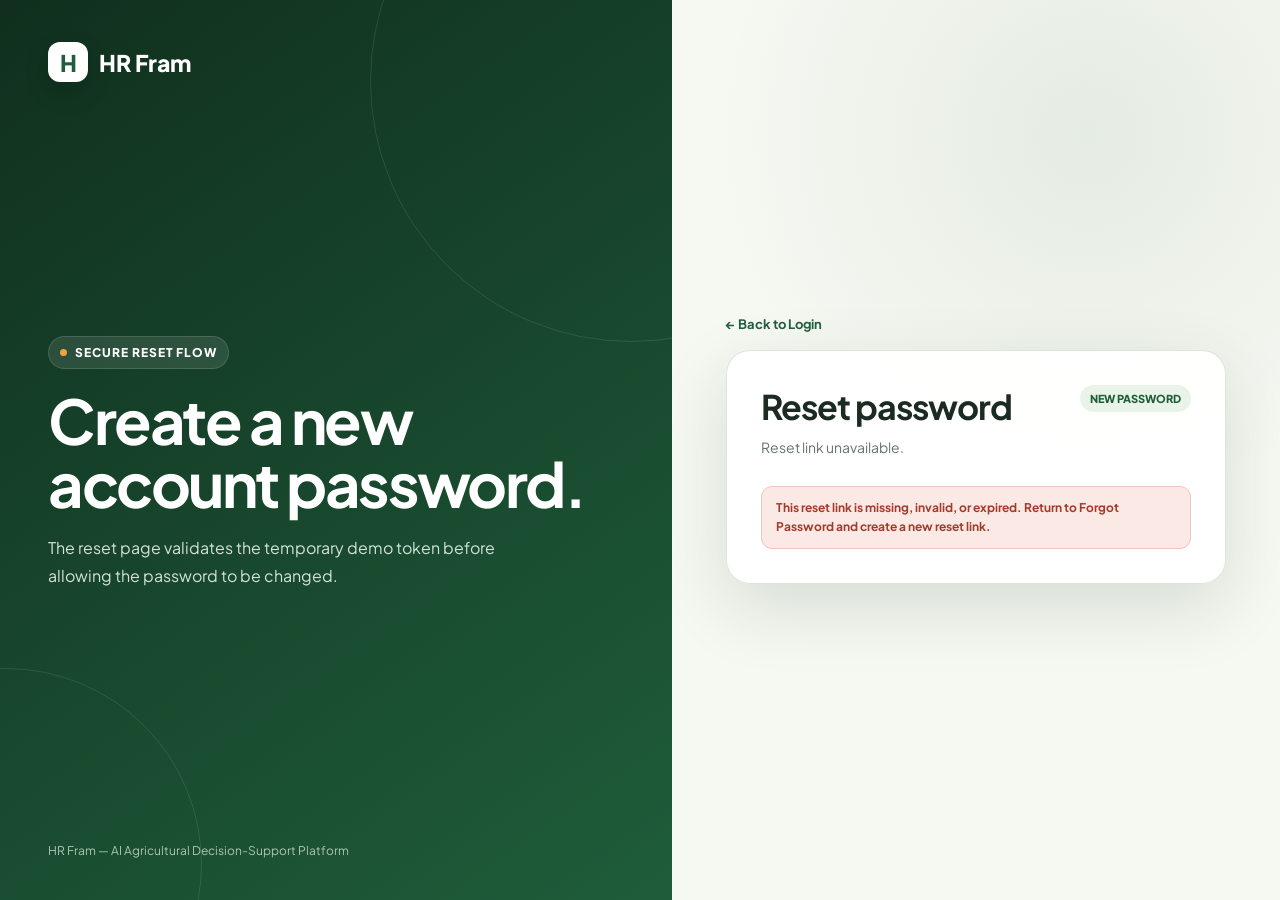
<file: reset-password.html>
<!DOCTYPE html>

<html lang="en">
<head>
<meta charset="utf-8"/>
<meta content="width=device-width, initial-scale=1" name="viewport"/>
<title>Reset Password — HR Fram</title>
<link href="https://fonts.googleapis.com" rel="preconnect"/>
<link href="https://fonts.googleapis.com/css2?family=Plus+Jakarta+Sans:wght@400;500;600;700;800&amp;display=swap" rel="stylesheet"/>
<link href="auth.css" rel="stylesheet"/>
</head>
<body>
<main class="auth-page">
<section class="visual-panel">
<a class="brand" href="index.html" style="color:white">
<span class="brand-mark">H</span>
      HR Fram
    </a>
<div class="visual-content">
<div class="kicker"><span class="kicker-dot"></span> Secure reset flow</div>
<h1>Create a new account password.</h1>
<p>The reset page validates the temporary demo token before allowing the password to be changed.</p>
</div>
<div class="visual-footer">HR Fram — AI Agricultural Decision-Support Platform</div>
</section>
<section class="form-area">
<div class="form-wrap">
<div class="top-links">
<a class="back-link" href="login.html">← Back to Login</a>
</div>
<div class="form-card">
<div class="form-heading">
<div>
<h2>Reset password</h2>
<p id="resetSubtitle">Checking reset link...</p>
</div>
<span class="form-badge">NEW PASSWORD</span>
</div>
<form id="resetForm" style="display:none">
<div class="form-group">
<label for="newPassword">New password</label>
<div class="input-wrap">
<span class="input-icon">•</span>
<input id="newPassword" placeholder="Create a new password" required="" type="password"/>
<button class="password-toggle" onclick="togglePassword('newPassword',this)" type="button">Show</button>
</div>
</div>
<div class="password-help">
<span><i></i>At least 8 characters</span>
<span><i></i>Include at least one letter and one number</span>
</div>
<div class="form-group">
<label for="confirmPassword">Confirm new password</label>
<div class="input-wrap">
<span class="input-icon">•</span>
<input id="confirmPassword" placeholder="Re-enter new password" required="" type="password"/>
<button class="password-toggle" onclick="togglePassword('confirmPassword',this)" type="button">Show</button>
</div>
</div>
<button class="primary-button" type="submit">Update Password</button>
<div class="auth-message" id="resetMessage"></div>
</form>
<div class="reset-success" id="resetSuccess">
          Password updated successfully.<br/><br/>
<a href="login.html">Return to Login →</a>
</div>
<div class="auth-message error" id="invalidToken"></div>
</div>
</div>
</section>
</main>


<script src="auth.js"></script><script>
function togglePassword(id,button){
  const input = document.getElementById(id);
  const show = input.type === "password";
  input.type = show ? "text" : "password";
  button.textContent = show ? "Hide" : "Show";
}

function validPassword(password){
  return password.length >= 8 && /[A-Za-z]/.test(password) && /\d/.test(password);
}

const params = new URLSearchParams(window.location.search);
const token = params.get("token") || "";
const email = params.get("email") || "";
let resetRecord = null;

try{
  resetRecord = JSON.parse(localStorage.getItem("hrFramResetToken") || "null");
}catch(error){
  resetRecord = null;
}

const validToken =
  resetRecord &&
  resetRecord.token === token &&
  String(resetRecord.email).toLowerCase() === String(email).toLowerCase() &&
  Number(resetRecord.expiresAt) > Date.now() &&
  Boolean(HRFramAuth.findAccount(email));

if(validToken){
  document.getElementById("resetForm").style.display = "block";
  document.getElementById("resetSubtitle").textContent = "Resetting password for " + email + ".";
}else{
  const invalid = document.getElementById("invalidToken");
  invalid.textContent = "This reset link is missing, invalid, or expired. Return to Forgot Password and create a new reset link.";
  invalid.style.display = "block";
  document.getElementById("resetSubtitle").textContent = "Reset link unavailable.";
}

document.getElementById("resetForm").addEventListener("submit",function(event){
  event.preventDefault();

  const password = document.getElementById("newPassword").value;
  const confirm = document.getElementById("confirmPassword").value;
  const message = document.getElementById("resetMessage");

  if(!validPassword(password)){
    message.className = "auth-message error";
    message.textContent = "Password must be at least 8 characters and contain letters and numbers.";
    message.style.display = "block";
    return;
  }

  if(password !== confirm){
    message.className = "auth-message error";
    message.textContent = "The two passwords do not match.";
    message.style.display = "block";
    return;
  }

  if(!HRFramAuth.updatePassword(email,password)){
    message.className = "auth-message error";
    message.textContent = "Unable to update this local account.";
    message.style.display = "block";
    return;
  }

  localStorage.removeItem("hrFramResetToken");
  localStorage.removeItem("hrFramSession");

  document.getElementById("resetForm").style.display = "none";
  document.getElementById("resetSuccess").style.display = "block";
});</script></body>
</html>
</file>
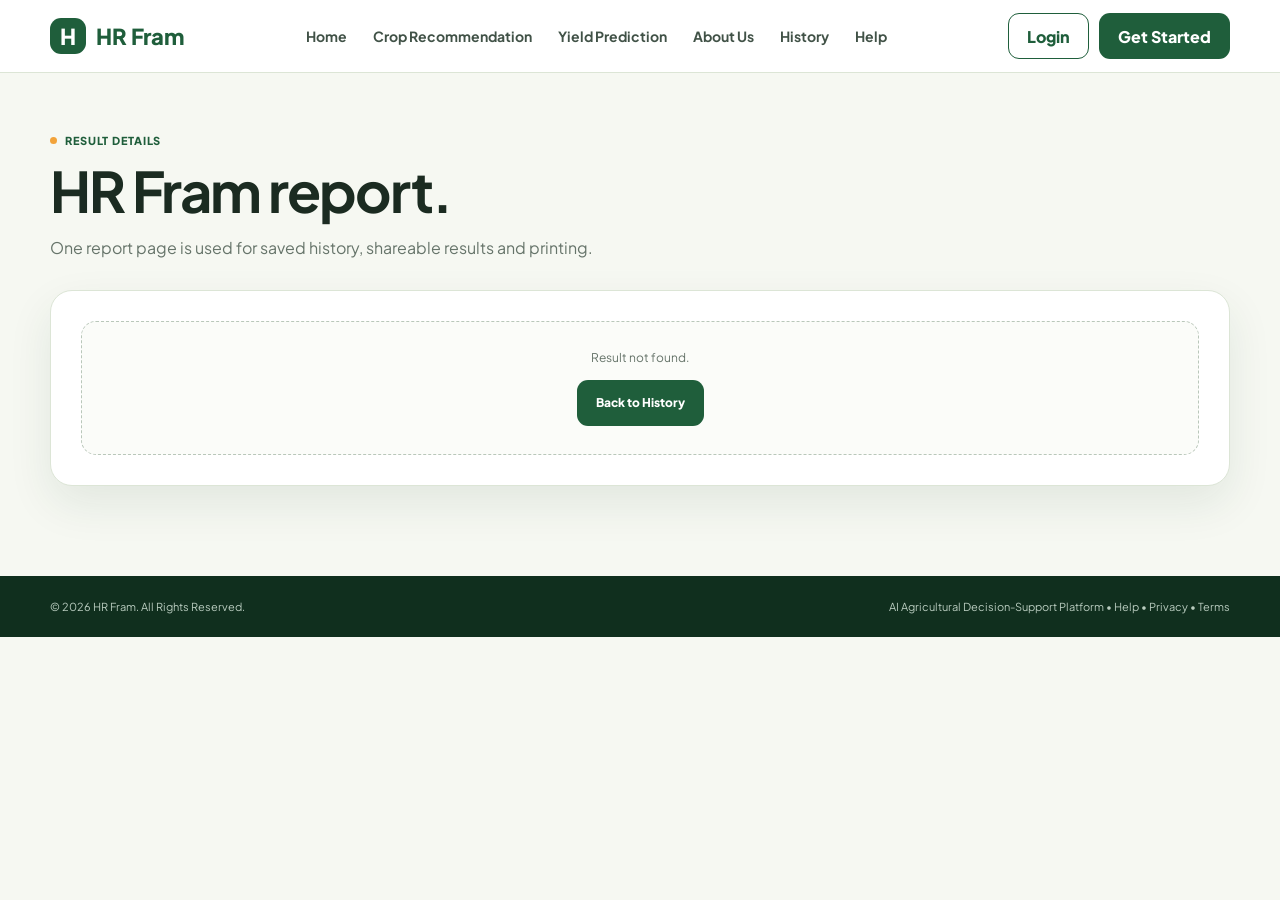
<file: result-detail.html>
<!DOCTYPE html>

<html lang="en">
<head>
<meta charset="utf-8"/>
<meta content="width=device-width, initial-scale=1" name="viewport"/>
<title>Result Details — HR Fram</title>
<link href="https://fonts.googleapis.com" rel="preconnect"/>
<link href="https://fonts.googleapis.com/css2?family=Plus+Jakarta+Sans:wght@400;500;600;700;800&amp;display=swap" rel="stylesheet"/>
<link href="app.css" rel="stylesheet"/>
</head>
<body>
<header class="site-header"><div class="container nav"><a class="brand" href="index.html"><span class="brand-mark">H</span>HR Fram</a><nav class="nav-links"><a href="index.html">Home</a><a href="crop-recommendation.html">Crop Recommendation</a><a href="yield-prediction.html">Yield Prediction</a><a href="about-us.html">About Us</a><a href="history.html">History</a><a data-auth-user="" href="dashboard.html" style="display:none">Dashboard</a><a data-auth-admin="" href="admin.html" style="display:none">Admin Panel</a><a href="help.html">Help</a></nav><div class="nav-actions"><a class="btn btn-secondary" data-auth-guest="" href="login.html">Login</a><a class="btn btn-primary" data-auth-guest="" href="register.html">Get Started</a><button class="btn btn-secondary" data-auth-user="" onclick="HRFramAuth.logout()" style="display:none" type="button">Logout</button><button aria-label="Open menu" class="menu-btn" onclick="toggleAppMenu()" type="button">☰</button></div></div></header>
<section class="page-intro">
<div class="container">
<div class="eyebrow"><span class="dot"></span> Result Details</div>
<h1>HR Fram report.</h1>
<p>
      One report page is used for saved history, shareable results and printing.
    </p>
</div>
</section>
<main class="container" style="padding-bottom:70px">
<article class="report" id="report">
<div class="empty-state">Loading result...</div>
</article>
</main>
<footer><div class="container footer-row"><span>© 2026 HR Fram. All Rights Reserved.</span><span>AI Agricultural Decision-Support Platform • <a href="help.html">Help</a> • <a href="privacy.html">Privacy</a> • <a href="terms.html">Terms</a></span></div></footer>
<script>
  const report =
    document.getElementById("report");

  const params =
    new URLSearchParams(window.location.search);

  function loadRecord(){
    const sharedData =
      params.get("data");

    if(sharedData){
      try{
        return JSON.parse(sharedData);
      }catch(error){
        return null;
      }
    }

    const id =
      params.get("id");

    if(id){
      const history =
        JSON.parse(localStorage.getItem("hrFramHistory") || "[]");

      return history.find(function(item){
        return item.id === id;
      }) || null;
    }

    return null;
  }

  function valueOrDash(value, suffix){
    if(
      value === "" ||
      value === null ||
      value === undefined
    ){
      return "Not provided";
    }

    return String(value) + (suffix || "");
  }

  function renderYield(record){
    const date =
      new Date(record.createdAt).toLocaleString();

    const management =
      record.management || {};

    const weather =
      record.weather || {};

    const soil =
      record.soil || {};

    report.innerHTML = `
      <div class="report-head">
        <div>
          <span class="eyebrow"><span class="dot"></span>Yield Prediction</span>

          <h1>${record.crop}</h1>

          <p>
            ${record.location.district},
            ${record.location.province}
            • ${date}
          </p>
        </div>

        <span class="report-badge">DEMO REPORT</span>
      </div>

      <section class="report-section">
        <h2>Crop, timing & farm information</h2>

        <div class="detail-grid">
          <div class="detail-item"><small>Province</small><strong>${record.location.province}</strong></div>
          <div class="detail-item"><small>District / city</small><strong>${record.location.district}</strong></div>
          <div class="detail-item"><small>Crop</small><strong>${record.crop}</strong></div>
          <div class="detail-item"><small>Season</small><strong>${record.season || "Not provided"}</strong></div>
          <div class="detail-item"><small>Sowing / planting date</small><strong>${record.sowingDate || "Not provided"}</strong></div>
          <div class="detail-item"><small>Crop age</small><strong>${record.cropAgeDays === null || record.cropAgeDays === undefined ? "Not available" : record.cropAgeDays + " days"}</strong></div>
          <div class="detail-item"><small>Growth stage</small><strong>${record.cropStage || "Not selected"}</strong></div>
          <div class="detail-item"><small>Financial year</small><strong>${record.financialYear}</strong></div>
          <div class="detail-item"><small>Farm area</small><strong>${record.farmArea} ${record.areaUnit}</strong></div>
          <div class="detail-item"><small>Area in hectares</small><strong>${record.areaHectares} ha</strong></div>
          <div class="detail-item"><small>Prediction source</small><strong>${record.source === "recommendation" ? "Crop Recommendation" : "Standalone"}</strong></div>
          <div class="detail-item"><small>Weather mode</small><strong>${record.weatherMode === "auto" ? "Automatic" : "Manual"}</strong></div>
        </div>
      </section>

      <section class="report-section">
        <h2>Weather & soil context</h2>

        <div class="detail-grid">
          <div class="detail-item"><small>Temperature</small><strong>${valueOrDash(weather.temperature," °C")}</strong></div>
          <div class="detail-item"><small>Humidity</small><strong>${valueOrDash(weather.humidity,"%")}</strong></div>
          <div class="detail-item"><small>Rainfall / precipitation</small><strong>${valueOrDash(weather.rainfall," mm")}</strong></div>
          <div class="detail-item"><small>Nitrogen (N)</small><strong>${valueOrDash(soil.nitrogen)}</strong></div>
          <div class="detail-item"><small>Phosphorus (P)</small><strong>${valueOrDash(soil.phosphorus)}</strong></div>
          <div class="detail-item"><small>Potassium (K)</small><strong>${valueOrDash(soil.potassium)}</strong></div>
          <div class="detail-item"><small>Soil pH</small><strong>${valueOrDash(soil.ph)}</strong></div>
        </div>
      </section>

      <section class="report-section">
        <h2>Farm management context</h2>

        <div class="detail-grid">
          <div class="detail-item"><small>Irrigation / water source</small><strong>${management.irrigation || "Not provided"}</strong></div>
          <div class="detail-item"><small>Fertilizer / nutrient input</small><strong>${management.fertilizerType || "Not provided"}</strong></div>
          <div class="detail-item"><small>Fertilizer amount</small><strong>${management.fertilizerAmount ? management.fertilizerAmount + " kg/acre" : "Not provided"}</strong></div>
          <div class="detail-item"><small>Seed / crop variety</small><strong>${management.seedVariety || "Not provided"}</strong></div>
        </div>
      </section>

      <section class="report-section">
        <h2>Prediction result</h2>

        <div class="yield-result-main">
          <div class="yield-result-box primary">
            <small>Predicted yield</small>
            <strong>${record.prediction.predictedYield} t/ha</strong>
            <span>tonnes per hectare</span>
          </div>

          <div class="yield-result-box">
            <small>Estimated production</small>
            <strong>${record.prediction.estimatedProduction} t</strong>
            <span>for the selected farm area</span>
          </div>

          <div class="yield-result-box">
            <small>Expected range</small>
            <strong>${record.prediction.lowerYield} – ${record.prediction.upperYield}</strong>
            <span>demo uncertainty range</span>
          </div>
        </div>
      </section>

      <section class="report-section">
        <div class="result-summary">
          <strong>Prediction summary</strong>

          <p>
            ${record.summary}
            This remains a demo calculation until the trained model replaces it.
          </p>
        </div>
      </section>

      <div class="report-actions">
        <a class="btn btn-secondary" href="history.html">
          Back to History
        </a>

        <button
          class="btn btn-primary"
          type="button"
          onclick="window.print()">
          Print Report
        </button>
      </div>
    `;

    document.title =
      record.crop + " Yield Prediction — HR Fram";
  }

  function renderRecommendation(record){
    const date =
      new Date(record.createdAt).toLocaleString();

    const cropCards =
      record.recommendations.map(function(crop,index){
        return `
          <div class="report-crop">
            <span>${index === 0 ? "Best match" : "Alternative " + index}</span>
            <h3>${crop.name}</h3>
            <strong>${crop.score}% demo suitability</strong>

            <p style="color:var(--muted);font-size:12px;line-height:1.5">
              ${crop.reason}
            </p>
          </div>
        `;
      }).join("");

    report.innerHTML = `
      <div class="report-head">
        <div>
          <span class="eyebrow"><span class="dot"></span>${record.type}</span>

          <h1>
            ${record.location.district},
            ${record.location.province}
          </h1>

          <p>Generated ${date}</p>
        </div>

        <span class="report-badge">DEMO REPORT</span>
      </div>

      <section class="report-section">
        <h2>Farm & weather inputs</h2>

        <div class="detail-grid">
          <div class="detail-item"><small>Province</small><strong>${record.location.province}</strong></div>
          <div class="detail-item"><small>District / city</small><strong>${record.location.district}</strong></div>
          <div class="detail-item"><small>Season</small><strong>${record.season}</strong></div>
          <div class="detail-item"><small>Farm area</small><strong>${valueOrDash(record.area,record.area ? " acres" : "")}</strong></div>
          <div class="detail-item"><small>Planned sowing / planting date</small><strong>${record.plannedSowingDate || "Not provided"}</strong></div>
          <div class="detail-item"><small>Weather mode</small><strong>${record.weatherMode === "auto" ? "Automatic" : "Manual"}</strong></div>
          <div class="detail-item"><small>Temperature</small><strong>${valueOrDash(record.weather.temperature," °C")}</strong></div>
          <div class="detail-item"><small>Humidity</small><strong>${valueOrDash(record.weather.humidity,"%")}</strong></div>
          <div class="detail-item"><small>Rainfall / precipitation</small><strong>${valueOrDash(record.weather.rainfall," mm")}</strong></div>
        </div>
      </section>

      <section class="report-section">
        <h2>Optional soil inputs</h2>

        <div class="detail-grid">
          <div class="detail-item"><small>Nitrogen (N)</small><strong>${valueOrDash(record.soil.nitrogen)}</strong></div>
          <div class="detail-item"><small>Phosphorus (P)</small><strong>${valueOrDash(record.soil.phosphorus)}</strong></div>
          <div class="detail-item"><small>Potassium (K)</small><strong>${valueOrDash(record.soil.potassium)}</strong></div>
          <div class="detail-item"><small>Soil pH</small><strong>${valueOrDash(record.soil.ph)}</strong></div>
        </div>
      </section>

      <section class="report-section">
        <h2>Recommended crops</h2>
        <div class="report-crops">${cropCards}</div>
      </section>

      <section class="report-section">
        <div class="result-summary">
          <strong>Recommendation summary</strong>

          <p>
            ${record.summary}
            These scores are demo values and will later be replaced by the trained model.
          </p>
        </div>
      </section>

      <div class="report-actions">
        <a class="btn btn-secondary" href="history.html">
          Back to History
        </a>

        <button
          class="btn btn-primary"
          type="button"
          onclick="window.print()">
          Print Report
        </button>
      </div>
    `;

    document.title =
      record.location.district +
      " Recommendation — HR Fram";
  }

  const record =
    loadRecord();

  if(!record){
    report.innerHTML = `
      <div class="empty-state">
        Result not found.<br><br>

        <a class="btn btn-primary" href="history.html">
          Back to History
        </a>
      </div>
    `;
  }else if(record.type === "Yield Prediction"){
    renderYield(record);
  }else{
    renderRecommendation(record);
  }

  if(record && params.get("print") === "1"){
    setTimeout(function(){
      window.print();
    },350);
  }
</script>
<script>
function toggleAppMenu(){
  const nav = document.querySelector(".nav-links");
  if(nav){ nav.classList.toggle("mobile-open"); }
}
</script>
<script src="auth.js"></script></body>
</html>
</file>
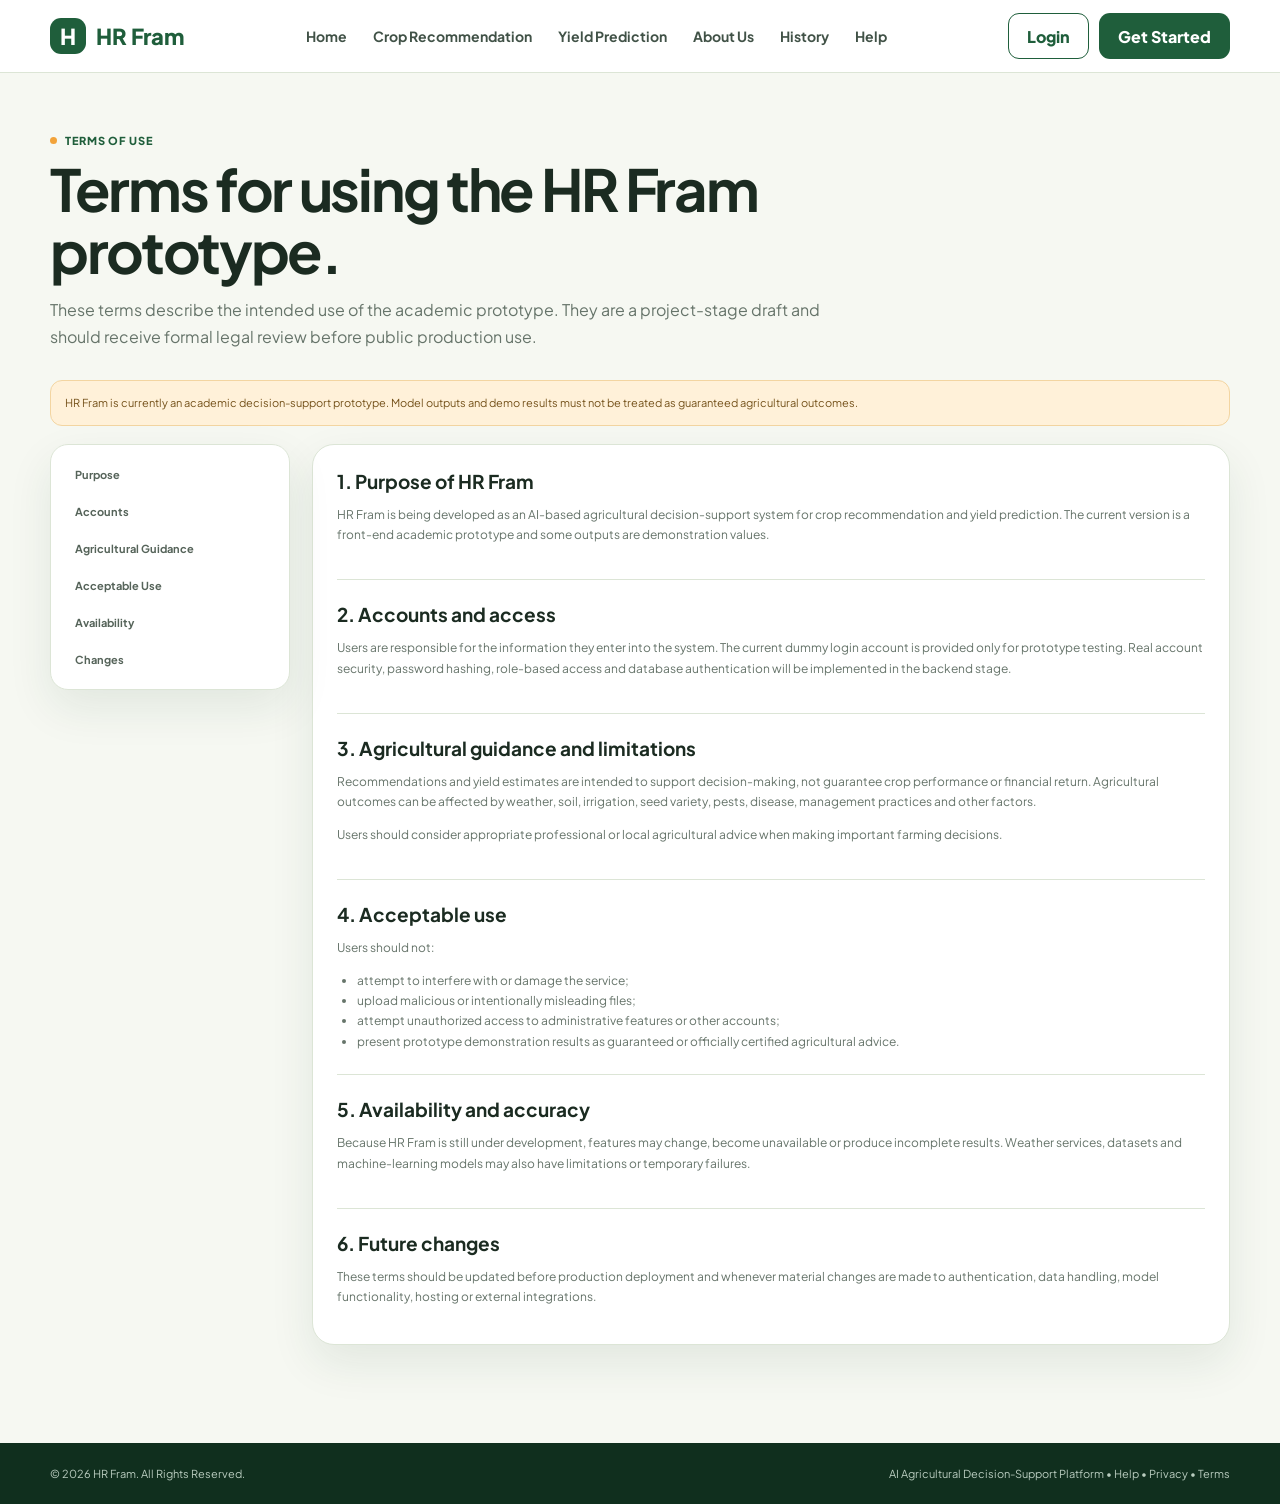
<file: terms.html>
<!DOCTYPE html>

<html lang="en">
<head>
<meta charset="utf-8"/>
<meta content="width=device-width, initial-scale=1" name="viewport"/>
<title>Terms — HR Fram</title>
<link href="https://fonts.googleapis.com" rel="preconnect"/>
<link href="https://fonts.googleapis.com/css2?family=Plus+Jakarta+Sans:wght@400;500;600;700;800&amp;display=swap" rel="stylesheet"/>
<link href="app.css" rel="stylesheet"/>
</head>
<body>
<header class="site-header"><div class="container nav"><a class="brand" href="index.html"><span class="brand-mark">H</span>HR Fram</a><nav class="nav-links"><a href="index.html">Home</a><a href="crop-recommendation.html">Crop Recommendation</a><a href="yield-prediction.html">Yield Prediction</a><a href="about-us.html">About Us</a><a href="history.html">History</a><a data-auth-user="" href="dashboard.html" style="display:none">Dashboard</a><a data-auth-admin="" href="admin.html" style="display:none">Admin Panel</a><a href="help.html">Help</a></nav><div class="nav-actions"><a class="btn btn-secondary" data-auth-guest="" href="login.html">Login</a><a class="btn btn-primary" data-auth-guest="" href="register.html">Get Started</a><button class="btn btn-secondary" data-auth-user="" onclick="HRFramAuth.logout()" style="display:none" type="button">Logout</button><button aria-label="Open menu" class="menu-btn" onclick="toggleAppMenu()" type="button">☰</button></div></div></header>
<main class="content-page">
<div class="container">
<section class="content-hero">
<div class="eyebrow"><span class="dot"></span>Terms of Use</div>
<h1>Terms for using the HR Fram prototype.</h1>
<p>
        These terms describe the intended use of the academic prototype.
        They are a project-stage draft and should receive formal legal review before public production use.
      </p>
</section>
<div class="prototype-notice">
      HR Fram is currently an academic decision-support prototype. Model outputs and demo results must not be treated as guaranteed agricultural outcomes.
    </div>
<section class="legal-layout">
<nav class="legal-nav">
<a href="#purpose">Purpose</a>
<a href="#accounts">Accounts</a>
<a href="#agriculture">Agricultural Guidance</a>
<a href="#acceptable">Acceptable Use</a>
<a href="#availability">Availability</a>
<a href="#changes">Changes</a>
</nav>
<article class="legal-card">
<section class="legal-section" id="purpose">
<h2>1. Purpose of HR Fram</h2>
<p>
            HR Fram is being developed as an AI-based agricultural decision-support system for crop recommendation and yield prediction.
            The current version is a front-end academic prototype and some outputs are demonstration values.
          </p>
</section>
<section class="legal-section" id="accounts">
<h2>2. Accounts and access</h2>
<p>
            Users are responsible for the information they enter into the system.
            The current dummy login account is provided only for prototype testing.
            Real account security, password hashing, role-based access and database authentication will be implemented in the backend stage.
          </p>
</section>
<section class="legal-section" id="agriculture">
<h2>3. Agricultural guidance and limitations</h2>
<p>
            Recommendations and yield estimates are intended to support decision-making, not guarantee crop performance or financial return.
            Agricultural outcomes can be affected by weather, soil, irrigation, seed variety, pests, disease, management practices and other factors.
          </p>
<p>
            Users should consider appropriate professional or local agricultural advice when making important farming decisions.
          </p>
</section>
<section class="legal-section" id="acceptable">
<h2>4. Acceptable use</h2>
<p>Users should not:</p>
<ul>
<li>attempt to interfere with or damage the service;</li>
<li>upload malicious or intentionally misleading files;</li>
<li>attempt unauthorized access to administrative features or other accounts;</li>
<li>present prototype demonstration results as guaranteed or officially certified agricultural advice.</li>
</ul>
</section>
<section class="legal-section" id="availability">
<h2>5. Availability and accuracy</h2>
<p>
            Because HR Fram is still under development, features may change, become unavailable or produce incomplete results.
            Weather services, datasets and machine-learning models may also have limitations or temporary failures.
          </p>
</section>
<section class="legal-section" id="changes">
<h2>6. Future changes</h2>
<p>
            These terms should be updated before production deployment and whenever material changes are made to authentication,
            data handling, model functionality, hosting or external integrations.
          </p>
</section>
</article>
</section>
</div>
</main>
<footer><div class="container footer-row"><span>© 2026 HR Fram. All Rights Reserved.</span><span>AI Agricultural Decision-Support Platform • <a href="help.html">Help</a> • <a href="privacy.html">Privacy</a> • <a href="terms.html">Terms</a></span></div></footer>

<script src="auth.js"></script><script>
function toggleAppMenu(){
  const nav = document.querySelector(".nav-links");
  if(nav){ nav.classList.toggle("mobile-open"); }
}</script></body>
</html>
</file>
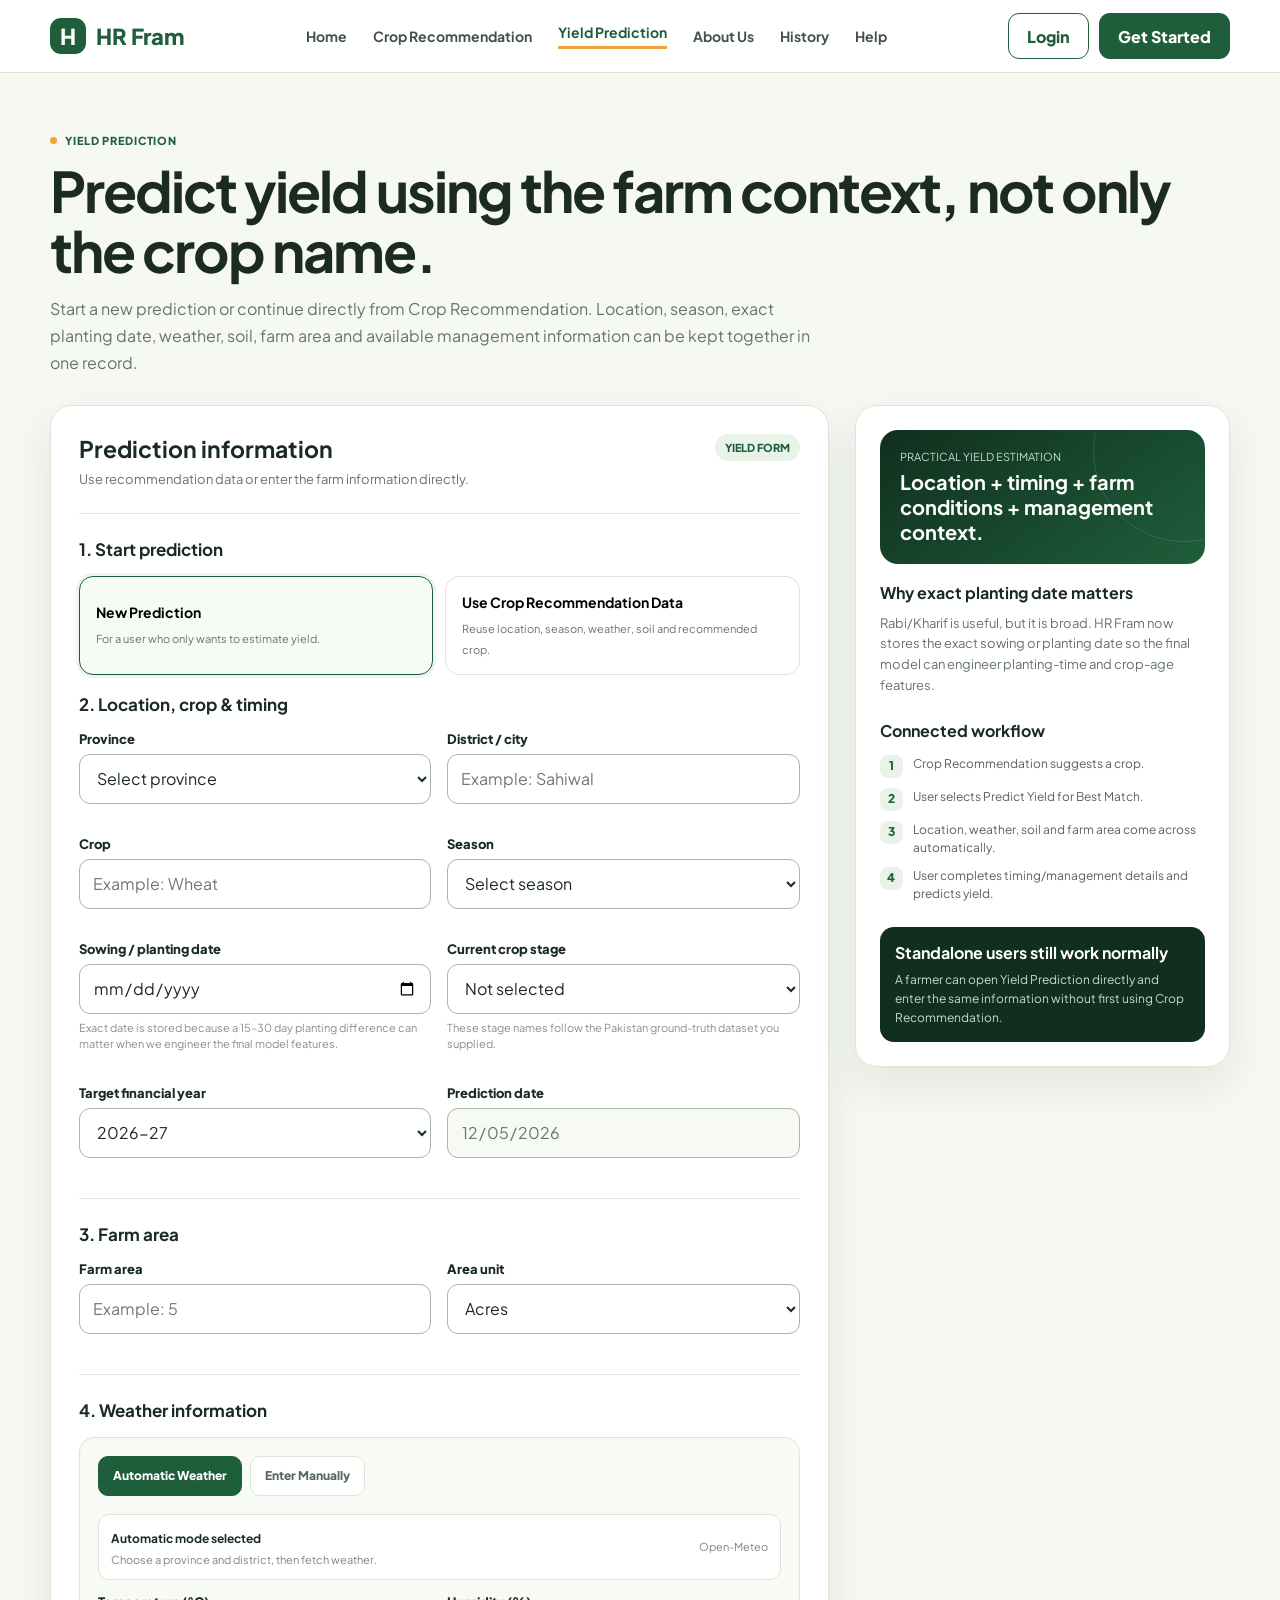
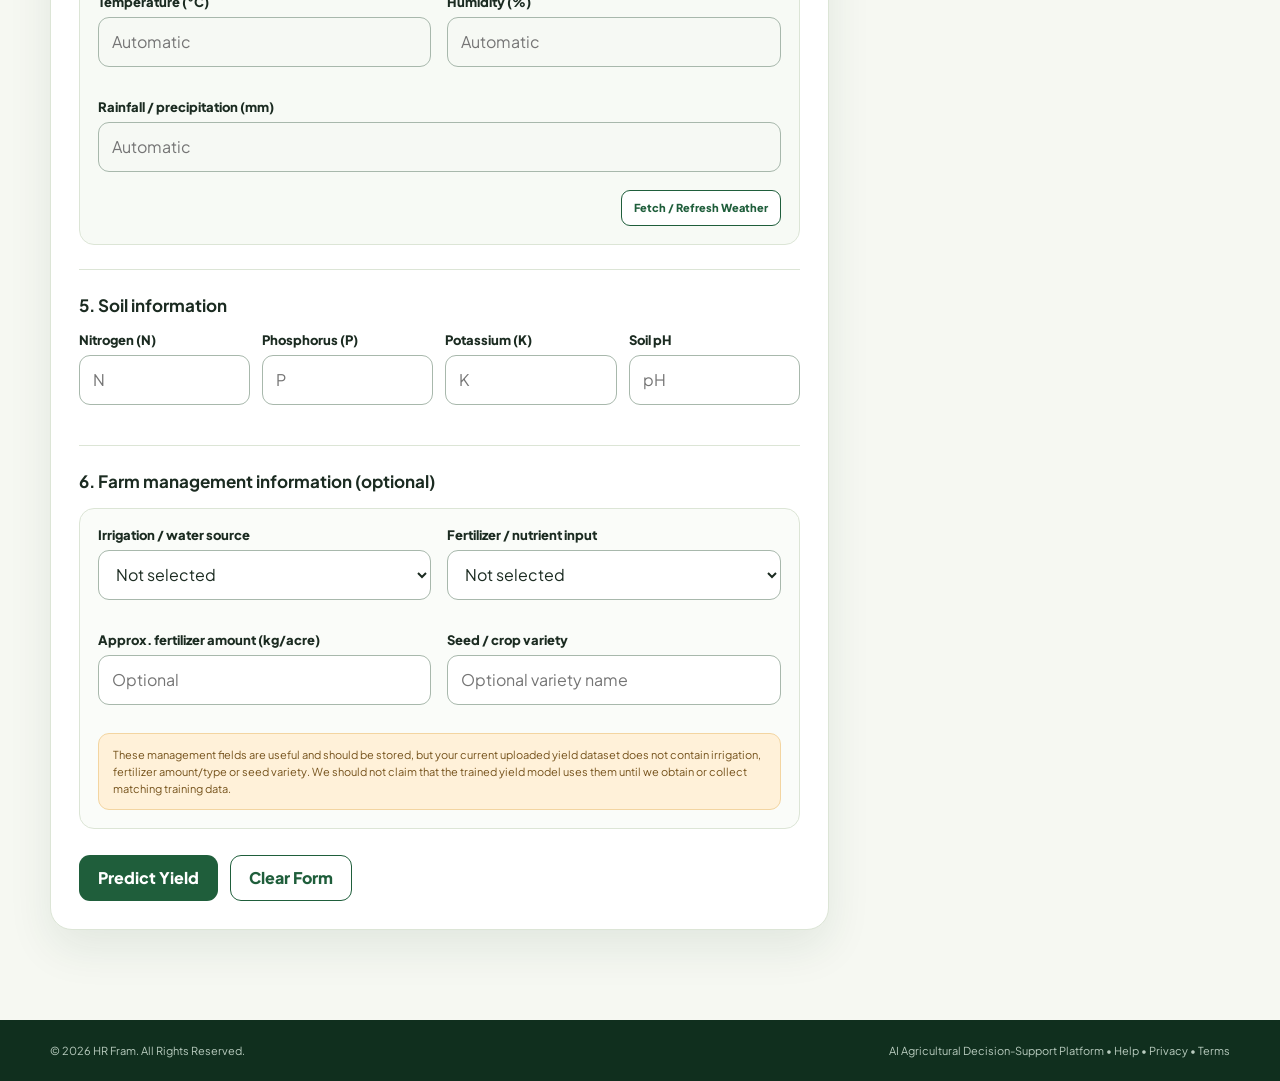
<file: yield-prediction.html>
<!DOCTYPE html>

<html lang="en">
<head>
<meta charset="utf-8"/>
<meta content="width=device-width, initial-scale=1" name="viewport"/>
<title>Yield Prediction — HR Fram</title>
<link href="https://fonts.googleapis.com" rel="preconnect"/>
<link href="https://fonts.googleapis.com/css2?family=Plus+Jakarta+Sans:wght@400;500;600;700;800&amp;display=swap" rel="stylesheet"/>
<link href="app.css" rel="stylesheet"/>
</head>
<body>
<header class="site-header"><div class="container nav"><a class="brand" href="index.html"><span class="brand-mark">H</span>HR Fram</a><nav class="nav-links"><a href="index.html">Home</a><a href="crop-recommendation.html">Crop Recommendation</a><a class="active" href="yield-prediction.html">Yield Prediction</a><a href="about-us.html">About Us</a><a href="history.html">History</a><a data-auth-user="" href="dashboard.html" style="display:none">Dashboard</a><a data-auth-admin="" href="admin.html" style="display:none">Admin Panel</a><a href="help.html">Help</a></nav><div class="nav-actions"><a class="btn btn-secondary" data-auth-guest="" href="login.html">Login</a><a class="btn btn-primary" data-auth-guest="" href="register.html">Get Started</a><button class="btn btn-secondary" data-auth-user="" onclick="HRFramAuth.logout()" style="display:none" type="button">Logout</button><button aria-label="Open menu" class="menu-btn" onclick="toggleAppMenu()" type="button">☰</button></div></div></header>
<section class="page-intro">
<div class="container">
<div class="eyebrow"><span class="dot"></span> Yield Prediction</div>
<h1>Predict yield using the farm context, not only the crop name.</h1>
<p>
      Start a new prediction or continue directly from Crop Recommendation.
      Location, season, exact planting date, weather, soil, farm area and available management information can be kept together in one record.
    </p>
</div>
</section>
<main class="container page-grid">
<section class="panel form-panel">
<div class="section-title">
<div>
<h2>Prediction information</h2>
<p>Use recommendation data or enter the farm information directly.</p>
</div>
<span class="step-badge">YIELD FORM</span>
</div>
<!-- SOURCE -->
<div class="form-section">
<h3>1. Start prediction</h3>
<div class="source-switch">
<button class="source-option active" id="newSourceButton" onclick="setSourceMode('new')" type="button">
<strong>New Prediction</strong>
<span>For a user who only wants to estimate yield.</span>
</button>
<button class="source-option" id="recommendationSourceButton" onclick="setSourceMode('recommendation')" type="button">
<strong>Use Crop Recommendation Data</strong>
<span>Reuse location, season, weather, soil and recommended crop.</span>
</button>
</div>
<div class="carry-banner" id="carryBanner">
<strong>Recommendation data loaded</strong>
<span id="carryBannerText"></span>
</div>
<div class="saved-record-box" id="savedRecommendationBox">
<label for="savedRecommendation">Saved crop recommendation</label>
<select id="savedRecommendation" onchange="loadSavedRecommendation(this.value)">
<option value="">Choose a saved recommendation</option>
</select>
<span class="field-note">
          Account/database storage will replace browser storage later, but the user flow remains the same.
        </span>
</div>
</div>
<form id="yieldForm">
<!-- LOCATION + CROP -->
<div class="form-section">
<h3>2. Location, crop &amp; timing</h3>
<div class="form-grid">
<div class="form-group">
<label for="province">Province</label>
<select id="province" required="">
<option value="">Select province</option>
<option>Punjab</option>
<option>Sindh</option>
<option>Khyber Pakhtunkhwa</option>
<option>Balochistan</option>
<option>Islamabad Capital Territory</option>
<option>Gilgit-Baltistan</option>
<option>Azad Jammu &amp; Kashmir</option>
</select>
</div>
<div class="form-group">
<label for="district">District / city</label>
<input id="district" list="districtSuggestions" placeholder="Example: Sahiwal" required="" type="text"/>
<datalist id="districtSuggestions">
<option value="Sahiwal">
<option value="Lahore">
<option value="Faisalabad">
<option value="Multan">
<option value="Bahawalpur">
<option value="Okara">
<option value="Rawalpindi">
<option value="Karachi">
<option value="Hyderabad">
<option value="Sukkur">
<option value="Peshawar">
<option value="Mardan">
<option value="Abbottabad">
<option value="Quetta">
<option value="Khuzdar">
</option></option></option></option></option></option></option></option></option></option></option></option></option></option></option></datalist>
</div>
<div class="form-group">
<label for="crop">Crop</label>
<input id="crop" list="cropSuggestions" placeholder="Example: Wheat" required="" type="text"/>
<datalist id="cropSuggestions">
<option value="Wheat">
<option value="Rice">
<option value="Maize">
<option value="Cotton">
<option value="Sugarcane">
<option value="Gram">
<option value="Mustard">
<option value="Barley">
<option value="Potato">
<option value="Onion">
</option></option></option></option></option></option></option></option></option></option></datalist>
</div>
<div class="form-group">
<label for="season">Season</label>
<select id="season" required="">
<option value="">Select season</option>
<option>Rabi</option>
<option>Kharif</option>
</select>
</div>
<div class="form-group">
<label for="sowingDate">Sowing / planting date</label>
<input id="sowingDate" required="" type="date"/>
<span class="field-note">
              Exact date is stored because a 15–30 day planting difference can matter when we engineer the final model features.
            </span>
</div>
<div class="form-group">
<label for="cropStage">Current crop stage</label>
<select id="cropStage">
<option value="">Not selected</option>
<option>Sowing</option>
<option>Initial</option>
<option>Vegetative</option>
<option>Peak Growth</option>
<option>Reproductive</option>
<option>Mature</option>
<option>Harvested</option>
</select>
<span class="field-note">
              These stage names follow the Pakistan ground-truth dataset you supplied.
            </span>
</div>
<div class="form-group">
<label for="financialYear">Target financial year</label>
<select id="financialYear" required="">
<option value="">Select financial year</option>
<option>2024-25</option>
<option>2025-26</option>
<option selected="">2026-27</option>
<option>2027-28</option>
</select>
</div>
<div class="form-group">
<label for="predictionDate">Prediction date</label>
<input id="predictionDate" readonly="" type="date"/>
</div>
</div>
</div>
<!-- AREA -->
<div class="form-section">
<h3>3. Farm area</h3>
<div class="form-grid">
<div class="form-group">
<label for="farmArea">Farm area</label>
<input id="farmArea" min="0.1" placeholder="Example: 5" required="" step="0.1" type="number"/>
</div>
<div class="form-group">
<label for="areaUnit">Area unit</label>
<select id="areaUnit">
<option selected="">Acres</option>
<option>Hectares</option>
</select>
</div>
</div>
</div>
<!-- WEATHER -->
<div class="form-section">
<h3>4. Weather information</h3>
<div class="weather-box">
<div class="weather-mode">
<button class="mode-button active" id="autoModeButton" onclick="setWeatherMode('auto')" type="button">
              Automatic Weather
            </button>
<button class="mode-button" id="manualModeButton" onclick="setWeatherMode('manual')" type="button">
              Enter Manually
            </button>
</div>
<div class="weather-status">
<div>
<strong id="weatherStatusTitle">Automatic mode selected</strong><br/>
<span id="weatherStatusText">Choose a province and district, then fetch weather.</span>
</div>
<span>Open-Meteo</span>
</div>
<div class="form-grid">
<div class="form-group">
<label for="temperature">Temperature (°C)</label>
<input id="temperature" placeholder="Automatic" readonly="" step="0.1" type="number"/>
</div>
<div class="form-group">
<label for="humidity">Humidity (%)</label>
<input id="humidity" max="100" min="0" placeholder="Automatic" readonly="" step="0.1" type="number"/>
</div>
<div class="form-group full">
<label for="rainfall">Rainfall / precipitation (mm)</label>
<input id="rainfall" min="0" placeholder="Automatic" readonly="" step="0.1" type="number"/>
</div>
</div>
<div class="weather-controls" id="autoWeatherControls">
<button class="small-button" onclick="fetchAutomaticWeather()" type="button">
              Fetch / Refresh Weather
            </button>
</div>
</div>
</div>
<!-- SOIL -->
<div class="form-section">
<h3>5. Soil information</h3>
<div class="soil-grid">
<div class="form-group">
<label for="nitrogen">Nitrogen (N)</label>
<input id="nitrogen" min="0" placeholder="N" type="number"/>
</div>
<div class="form-group">
<label for="phosphorus">Phosphorus (P)</label>
<input id="phosphorus" min="0" placeholder="P" type="number"/>
</div>
<div class="form-group">
<label for="potassium">Potassium (K)</label>
<input id="potassium" min="0" placeholder="K" type="number"/>
</div>
<div class="form-group">
<label for="ph">Soil pH</label>
<input id="ph" max="14" min="0" placeholder="pH" step="0.1" type="number"/>
</div>
</div>
</div>
<!-- MANAGEMENT -->
<div class="form-section">
<h3>6. Farm management information (optional)</h3>
<div class="management-box">
<div class="form-grid">
<div class="form-group">
<label for="irrigation">Irrigation / water source</label>
<select id="irrigation">
<option value="">Not selected</option>
<option>Rainfed</option>
<option>Canal</option>
<option>Tube well</option>
<option>Drip / sprinkler</option>
<option>Mixed sources</option>
<option>Other</option>
</select>
</div>
<div class="form-group">
<label for="fertilizerType">Fertilizer / nutrient input</label>
<select id="fertilizerType">
<option value="">Not selected</option>
<option>None</option>
<option>Urea</option>
<option>DAP</option>
<option>NPK blend</option>
<option>Organic manure</option>
<option>Multiple fertilizers</option>
<option>Other</option>
</select>
</div>
<div class="form-group">
<label for="fertilizerAmount">Approx. fertilizer amount (kg/acre)</label>
<input id="fertilizerAmount" min="0" placeholder="Optional" step="0.1" type="number"/>
</div>
<div class="form-group">
<label for="seedVariety">Seed / crop variety</label>
<input id="seedVariety" placeholder="Optional variety name" type="text"/>
</div>
</div>
<div class="management-warning">
            These management fields are useful and should be stored, but your current uploaded yield dataset does not contain irrigation, fertilizer amount/type or seed variety.
            We should not claim that the trained yield model uses them until we obtain or collect matching training data.
          </div>
</div>
</div>
<div class="action-row">
<button class="btn btn-primary" type="submit">
          Predict Yield
        </button>
<button class="btn btn-secondary" onclick="resetYieldResult()" type="reset">
          Clear Form
        </button>
</div>
</form>
<!-- RESULT -->
<section class="result-section" id="resultSection">
<div class="result-heading">
<div>
<span class="result-label">DEMO PREDICTION RESULT</span>
<h2 id="predictionHeading">Yield prediction</h2>
<p>The interface is model-ready; demo calculation is still used until the ML model is trained.</p>
</div>
<div class="result-location" id="resultLocation">Pakistan</div>
</div>
<div class="yield-result-main">
<div class="yield-result-box primary">
<small>Predicted yield</small>
<strong id="predictedYield">—</strong>
<span>tonnes per hectare</span>
</div>
<div class="yield-result-box">
<small>Estimated production</small>
<strong id="estimatedProduction">—</strong>
<span>tonnes for this farm</span>
</div>
<div class="yield-result-box">
<small>Expected range</small>
<strong id="expectedRange">—</strong>
<span>demo uncertainty range</span>
</div>
</div>
<div class="context-grid">
<div class="context-card">
<small>Crop age</small>
<strong id="cropAge">—</strong>
</div>
<div class="context-card">
<small>Growth stage</small>
<strong id="resultStage">—</strong>
</div>
<div class="context-card">
<small>Weather source</small>
<strong id="resultWeatherMode">—</strong>
</div>
<div class="context-card">
<small>Input source</small>
<strong id="resultSource">—</strong>
</div>
</div>
<div class="yield-chart">
<h3>Historical-style comparison</h3>
<div class="bar-row">
<span>Baseline</span>
<div class="bar-track"><div class="bar-fill" id="baselineBar"></div></div>
<strong id="baselineValue">—</strong>
</div>
<div class="bar-row">
<span>Predicted</span>
<div class="bar-track"><div class="bar-fill predicted" id="predictionBar"></div></div>
<strong id="predictionValue">—</strong>
</div>
</div>
<div class="result-summary">
<strong>Prediction summary</strong>
<p id="resultSummary"></p>
</div>
<div class="prediction-note">
        The current demo calculation uses crop baseline, district and year only.
        The extra weather, soil, sowing-date, stage and management values are stored in the result so the interface is ready for the richer trained model.
      </div>
<div class="result-actions">
<button class="btn btn-primary" onclick="saveToHistory()" type="button">Save to History</button>
<button class="btn btn-secondary" onclick="openDetails()" type="button">View Details</button>
<button class="btn btn-secondary" onclick="prepareShareLink()" type="button">Share Result</button>
<button class="btn btn-soft" onclick="printReport()" type="button">Print Report</button>
</div>
<div class="action-message" id="actionMessage"></div>
<div class="share-box" id="shareBox">
<label for="shareLink">Shareable result URL</label>
<input id="shareLink" readonly="" type="text"/>
</div>
</section>
</section>
<aside class="panel side-panel">
<div class="yield-hero-card">
<small>PRACTICAL YIELD ESTIMATION</small>
<strong>Location + timing + farm conditions + management context.</strong>
</div>
<div class="side-block">
<h3>Why exact planting date matters</h3>
<p>
        Rabi/Kharif is useful, but it is broad. HR Fram now stores the exact sowing or planting date so the final model can engineer planting-time and crop-age features.
      </p>
</div>
<div class="side-block">
<h3>Connected workflow</h3>
<div class="tip-list">
<div class="tip"><span class="tip-icon">1</span><span>Crop Recommendation suggests a crop.</span></div>
<div class="tip"><span class="tip-icon">2</span><span>User selects Predict Yield for Best Match.</span></div>
<div class="tip"><span class="tip-icon">3</span><span>Location, weather, soil and farm area come across automatically.</span></div>
<div class="tip"><span class="tip-icon">4</span><span>User completes timing/management details and predicts yield.</span></div>
</div>
</div>
<div class="side-block">
<div class="info-card">
<strong>Standalone users still work normally</strong>
<p>
          A farmer can open Yield Prediction directly and enter the same information without first using Crop Recommendation.
        </p>
</div>
</div>
</aside>
</main>
<footer><div class="container footer-row"><span>© 2026 HR Fram. All Rights Reserved.</span><span>AI Agricultural Decision-Support Platform • <a href="help.html">Help</a> • <a href="privacy.html">Privacy</a> • <a href="terms.html">Terms</a></span></div></footer>
<script>
  let sourceMode = "new";
  let weatherMode = "auto";
  let currentResult = null;

  const form = document.getElementById("yieldForm");
  const resultSection = document.getElementById("resultSection");
  const actionMessage = document.getElementById("actionMessage");
  const shareBox = document.getElementById("shareBox");
  const shareLink = document.getElementById("shareLink");

  const demoYieldBaselines = {
    "wheat":3.20,
    "rice":4.10,
    "maize":4.60,
    "cotton":0.85,
    "sugarcane":62.00,
    "gram":1.15,
    "mustard":1.35,
    "barley":2.60,
    "potato":21.50,
    "onion":15.80
  };

  function setToday(){
    const today = new Date();

    const year = today.getFullYear();
    const month = String(today.getMonth() + 1).padStart(2, "0");
    const day = String(today.getDate()).padStart(2, "0");

    document.getElementById("predictionDate").value =
      year + "-" + month + "-" + day;
  }

  function setSourceMode(mode){
    sourceMode = mode;

    document.getElementById("newSourceButton")
      .classList.toggle("active", mode === "new");

    document.getElementById("recommendationSourceButton")
      .classList.toggle("active", mode === "recommendation");

    const savedBox = document.getElementById("savedRecommendationBox");
    const carryBanner = document.getElementById("carryBanner");

    if(mode === "recommendation"){
      savedBox.style.display = "block";
      populateSavedRecommendations();

      const transfer = localStorage.getItem("hrFramYieldPrefill");

      if(transfer){
        try{
          applyRecommendation(JSON.parse(transfer));
        }catch(error){}
      }
    }else{
      savedBox.style.display = "none";
      carryBanner.style.display = "none";
    }
  }

  function populateSavedRecommendations(){
    const select = document.getElementById("savedRecommendation");

    const history =
      JSON.parse(localStorage.getItem("hrFramHistory") || "[]")
      .filter(function(item){
        return item.type === "Crop Recommendation";
      });

    select.innerHTML =
      '<option value="">Choose a saved recommendation</option>' +
      history.map(function(item){
        const best =
          item.recommendations && item.recommendations[0]
            ? item.recommendations[0].name
            : "Recommendation";

        return `
          <option value="${item.id}">
            ${best} — ${item.location.district}, ${item.location.province}
          </option>
        `;
      }).join("");
  }

  function loadSavedRecommendation(id){
    if(!id) return;

    const history =
      JSON.parse(localStorage.getItem("hrFramHistory") || "[]");

    const record =
      history.find(function(item){
        return item.id === id;
      });

    if(record){
      applyRecommendation(record);
    }
  }

  function applyRecommendation(record){
    if(!record) return;

    sourceMode = "recommendation";

    const bestCrop =
      record.recommendations && record.recommendations[0]
        ? record.recommendations[0].name
        : "";

    document.getElementById("province").value =
      record.location.province || "";

    document.getElementById("district").value =
      record.location.district || "";

    document.getElementById("crop").value =
      bestCrop;

    document.getElementById("season").value =
      record.season || "";

    document.getElementById("farmArea").value =
      record.area || "";

    document.getElementById("areaUnit").value =
      "Acres";

    document.getElementById("sowingDate").value =
      record.plannedSowingDate || "";

    if(record.weather){
      document.getElementById("temperature").value =
        record.weather.temperature || "";

      document.getElementById("humidity").value =
        record.weather.humidity || "";

      document.getElementById("rainfall").value =
        record.weather.rainfall || "";
    }

    if(record.soil){
      document.getElementById("nitrogen").value =
        record.soil.nitrogen || "";

      document.getElementById("phosphorus").value =
        record.soil.phosphorus || "";

      document.getElementById("potassium").value =
        record.soil.potassium || "";

      document.getElementById("ph").value =
        record.soil.ph || "";
    }

    weatherMode =
      record.weatherMode || "auto";

    setWeatherMode(weatherMode);

    document.getElementById("carryBanner").style.display =
      "block";

    document.getElementById("carryBannerText").textContent =
      bestCrop +
      " from " +
      record.location.district +
      " has been loaded with the recommendation's farm, weather and soil values.";

    document.getElementById("newSourceButton")
      .classList.remove("active");

    document.getElementById("recommendationSourceButton")
      .classList.add("active");

    document.getElementById("savedRecommendationBox").style.display =
      "block";
  }

  function setWeatherMode(mode){
    weatherMode = mode;

    const autoButton =
      document.getElementById("autoModeButton");

    const manualButton =
      document.getElementById("manualModeButton");

    const controls =
      document.getElementById("autoWeatherControls");

    const fields = [
      document.getElementById("temperature"),
      document.getElementById("humidity"),
      document.getElementById("rainfall")
    ];

    if(mode === "auto"){
      autoButton.classList.add("active");
      manualButton.classList.remove("active");

      fields.forEach(function(field){
        field.readOnly = true;
      });

      controls.style.display = "flex";

      setWeatherStatus(
        "Automatic mode selected",
        "Use the selected farm location to fetch weather.",
        ""
      );
    }else{
      manualButton.classList.add("active");
      autoButton.classList.remove("active");

      fields.forEach(function(field){
        field.readOnly = false;
      });

      controls.style.display = "none";

      setWeatherStatus(
        "Manual mode selected",
        "Enter the weather values yourself.",
        ""
      );
    }
  }

  function setWeatherStatus(title,text,className){
    document.getElementById("weatherStatusTitle").textContent =
      title;

    const textElement =
      document.getElementById("weatherStatusText");

    textElement.textContent = text;
    textElement.className = className || "";
  }

  async function fetchAutomaticWeather(){
    const province =
      document.getElementById("province").value.trim();

    const district =
      document.getElementById("district").value.trim();

    if(!province || !district){
      setWeatherStatus(
        "Location needed",
        "Select a province and enter a district first.",
        "status-error"
      );

      return;
    }

    setWeatherStatus(
      "Finding location...",
      "Searching Pakistan location data.",
      ""
    );

    try{
      const searchName =
        encodeURIComponent(district);

      const geocodeUrl =
        "https://geocoding-api.open-meteo.com/v1/search?name=" +
        searchName +
        "&count=10&language=en&format=json&countryCode=PK";

      const geocodeResponse =
        await fetch(geocodeUrl);

      const geocodeData =
        await geocodeResponse.json();

      if(
        !geocodeData.results ||
        geocodeData.results.length === 0
      ){
        throw new Error("Location not found");
      }

      let place =
        geocodeData.results[0];

      const provinceLower =
        province.toLowerCase();

      const closerMatch =
        geocodeData.results.find(function(item){
          const admin =
            (item.admin1 || "").toLowerCase();

          return (
            admin.includes(provinceLower) ||
            provinceLower.includes(admin)
          );
        });

      if(closerMatch){
        place = closerMatch;
      }

      const weatherUrl =
        "https://api.open-meteo.com/v1/forecast" +
        "?latitude=" + place.latitude +
        "&longitude=" + place.longitude +
        "&current=temperature_2m,relative_humidity_2m" +
        "&daily=precipitation_sum" +
        "&forecast_days=1" +
        "&timezone=auto";

      const weatherResponse =
        await fetch(weatherUrl);

      const weatherData =
        await weatherResponse.json();

      document.getElementById("temperature").value =
        weatherData.current.temperature_2m ?? "";

      document.getElementById("humidity").value =
        weatherData.current.relative_humidity_2m ?? "";

      document.getElementById("rainfall").value =
        weatherData.daily.precipitation_sum[0] ?? "";

      setWeatherStatus(
        "Weather loaded",
        "Current weather loaded for " + place.name + ".",
        "status-ok"
      );

    }catch(error){
      setWeatherStatus(
        "Automatic weather unavailable",
        "Try again or switch to manual weather entry.",
        "status-error"
      );
    }
  }

  function simpleTextHash(text){
    let total = 0;

    for(let i = 0; i < text.length; i++){
      total += text.charCodeAt(i) * (i + 1);
    }

    return total;
  }

  function getDemoPrediction(crop,district,financialYear){
    const key =
      crop.trim().toLowerCase();

    const baseline =
      demoYieldBaselines[key] || 2.50;

    const districtAdjustment =
      ((simpleTextHash(district.toLowerCase()) % 9) - 4) / 100;

    const yearNumber =
      parseInt(financialYear.slice(0,4),10) || 2026;

    const yearAdjustment =
      Math.max(
        -0.05,
        Math.min(
          0.08,
          (yearNumber - 2024) * 0.012
        )
      );

    const predicted =
      baseline *
      (1 + districtAdjustment + yearAdjustment);

    return {
      baseline:Number(baseline.toFixed(2)),
      predicted:Number(predicted.toFixed(2))
    };
  }

  function convertAreaToHectares(area,unit){
    return unit === "Acres"
      ? area * 0.404686
      : area;
  }

  function calculateCropAge(){
    const sowingDate =
      document.getElementById("sowingDate").value;

    const predictionDate =
      document.getElementById("predictionDate").value;

    if(!sowingDate || !predictionDate){
      return null;
    }

    const start =
      new Date(sowingDate + "T00:00:00");

    const end =
      new Date(predictionDate + "T00:00:00");

    const difference =
      Math.floor(
        (end - start) /
        (1000 * 60 * 60 * 24)
      );

    return difference >= 0
      ? difference
      : null;
  }

  form.addEventListener("submit",async function(event){
    event.preventDefault();

    if(weatherMode === "auto"){
      const temperature =
        document.getElementById("temperature").value;

      if(!temperature){
        await fetchAutomaticWeather();
      }
    }

    const province =
      document.getElementById("province").value;

    const district =
      document.getElementById("district").value.trim();

    const crop =
      document.getElementById("crop").value.trim();

    const season =
      document.getElementById("season").value;

    const sowingDate =
      document.getElementById("sowingDate").value;

    const cropStage =
      document.getElementById("cropStage").value;

    const financialYear =
      document.getElementById("financialYear").value;

    const farmArea =
      Number(document.getElementById("farmArea").value);

    const areaUnit =
      document.getElementById("areaUnit").value;

    const demo =
      getDemoPrediction(
        crop,
        district,
        financialYear
      );

    const areaHectares =
      convertAreaToHectares(
        farmArea,
        areaUnit
      );

    const production =
      demo.predicted *
      areaHectares;

    const lower =
      demo.predicted * 0.92;

    const upper =
      demo.predicted * 1.08;

    const cropAge =
      calculateCropAge();

    currentResult = {
      id:"yield-" + Date.now(),
      type:"Yield Prediction",
      createdAt:new Date().toISOString(),

      source:sourceMode,

      location:{
        province:province,
        district:district
      },

      crop:crop,
      season:season,
      sowingDate:sowingDate,
      predictionDate:
        document.getElementById("predictionDate").value,

      cropAgeDays:cropAge,
      cropStage:cropStage,

      financialYear:financialYear,

      farmArea:farmArea,
      areaUnit:areaUnit,
      areaHectares:
        Number(areaHectares.toFixed(3)),

      weatherMode:weatherMode,

      weather:{
        temperature:
          document.getElementById("temperature").value || "",

        humidity:
          document.getElementById("humidity").value || "",

        rainfall:
          document.getElementById("rainfall").value || ""
      },

      soil:{
        nitrogen:
          document.getElementById("nitrogen").value || "",

        phosphorus:
          document.getElementById("phosphorus").value || "",

        potassium:
          document.getElementById("potassium").value || "",

        ph:
          document.getElementById("ph").value || ""
      },

      management:{
        irrigation:
          document.getElementById("irrigation").value || "",

        fertilizerType:
          document.getElementById("fertilizerType").value || "",

        fertilizerAmount:
          document.getElementById("fertilizerAmount").value || "",

        seedVariety:
          document.getElementById("seedVariety").value || ""
      },

      prediction:{
        baselineYield:demo.baseline,
        predictedYield:demo.predicted,
        estimatedProduction:
          Number(production.toFixed(2)),
        lowerYield:Number(lower.toFixed(2)),
        upperYield:Number(upper.toFixed(2))
      },

      summary:
        crop +
        " is estimated at " +
        demo.predicted.toFixed(2) +
        " tonnes per hectare in the current interface demo."
    };

    document.getElementById("predictionHeading").textContent =
      crop + " yield prediction";

    document.getElementById("resultLocation").textContent =
      district + ", " + province;

    document.getElementById("predictedYield").textContent =
      demo.predicted.toFixed(2) + " t/ha";

    document.getElementById("estimatedProduction").textContent =
      production.toFixed(2) + " t";

    document.getElementById("expectedRange").textContent =
      lower.toFixed(2) +
      " – " +
      upper.toFixed(2);

    document.getElementById("cropAge").textContent =
      cropAge === null
        ? "Not available"
        : cropAge + " days";

    document.getElementById("resultStage").textContent =
      cropStage || "Not selected";

    document.getElementById("resultWeatherMode").textContent =
      weatherMode === "auto"
        ? "Automatic"
        : "Manual";

    document.getElementById("resultSource").textContent =
      sourceMode === "recommendation"
        ? "Crop Recommendation"
        : "Standalone";

    document.getElementById("baselineValue").textContent =
      demo.baseline.toFixed(2);

    document.getElementById("predictionValue").textContent =
      demo.predicted.toFixed(2);

    const chartMax =
      Math.max(
        demo.baseline,
        demo.predicted
      ) * 1.15;

    document.getElementById("baselineBar").style.width =
      Math.min(
        100,
        demo.baseline / chartMax * 100
      ) + "%";

    document.getElementById("predictionBar").style.width =
      Math.min(
        100,
        demo.predicted / chartMax * 100
      ) + "%";

    document.getElementById("resultSummary").textContent =
      currentResult.summary +
      " For " +
      farmArea +
      " " +
      areaUnit.toLowerCase() +
      ", estimated production is " +
      production.toFixed(2) +
      " tonnes. All additional farm context has been stored with this result for the future trained model.";

    resultSection.style.display =
      "block";

    actionMessage.style.display =
      "none";

    shareBox.style.display =
      "none";

    resultSection.scrollIntoView({
      behavior:"smooth",
      block:"start"
    });
  });

  function resetYieldResult(){
    resultSection.style.display =
      "none";

    currentResult = null;

    setTimeout(function(){
      setToday();
      setSourceMode("new");
      setWeatherMode("auto");
    },0);
  }

  function saveToHistory(){
    if(!currentResult) return;

    const history =
      JSON.parse(
        localStorage.getItem("hrFramHistory") || "[]"
      );

    const alreadySaved =
      history.some(function(item){
        return item.id === currentResult.id;
      });

    if(!alreadySaved){
      history.unshift(currentResult);

      localStorage.setItem(
        "hrFramHistory",
        JSON.stringify(history)
      );
    }

    showActionMessage(
      "Yield prediction saved to History."
    );
  }

  function detailUrl(record,useData){
    const baseUrl =
      new URL(
        "result-detail.html",
        window.location.href
      );

    if(useData){
      baseUrl.searchParams.set(
        "data",
        JSON.stringify(record)
      );
    }else{
      baseUrl.searchParams.set(
        "id",
        record.id
      );
    }

    return baseUrl.toString();
  }

  function openDetails(){
    if(!currentResult) return;

    saveToHistory();

    window.location.href =
      detailUrl(currentResult,false);
  }

  async function prepareShareLink(){
    if(!currentResult) return;

    const url =
      detailUrl(currentResult,true);

    shareLink.value = url;
    shareBox.style.display = "block";

    try{
      await navigator.clipboard.writeText(url);

      showActionMessage(
        "Share link copied. It is also shown below."
      );
    }catch(error){
      showActionMessage(
        "Share link is ready below. Copy it manually."
      );
    }

    shareLink.select();
  }

  function printReport(){
    if(!currentResult) return;

    const url =
      new URL(
        detailUrl(currentResult,true)
      );

    url.searchParams.set(
      "print",
      "1"
    );

    window.open(
      url.toString(),
      "_blank"
    );
  }

  function showActionMessage(text){
    actionMessage.textContent = text;
    actionMessage.style.display = "block";
  }

  setToday();
  populateSavedRecommendations();

  const params =
    new URLSearchParams(window.location.search);

  if(params.get("source") === "recommendation"){
    setSourceMode("recommendation");
  }else{
    setSourceMode("new");
  }
</script>
<script>
function toggleAppMenu(){
  const nav = document.querySelector(".nav-links");
  if(nav){ nav.classList.toggle("mobile-open"); }
}
</script>
<script src="auth.js"></script></body>
</html>
</file>
<file: app.css>
:root{
  --green-950:#102f1e;
  --green-900:#16402A;
  --green-800:#1F5E3B;
  --green-700:#2F7650;
  --sage-100:#EAF3E8;
  --cream:#F6F8F2;
  --white:#FFFFFF;
  --ink:#1B2B21;
  --muted:#66746A;
  --line:#DCE5D6;
  --orange:#F2A33A;
  --orange-soft:#FFF1D9;
  --red-soft:#FBE9E5;
  --red:#A33B2B;
  --shadow:0 18px 45px rgba(24,63,39,.09);
}

*{box-sizing:border-box}
html{scroll-behavior:smooth}
body{
  margin:0;
  font-family:"Plus Jakarta Sans",Arial,sans-serif;
  color:var(--ink);
  background:var(--cream);
}
a{color:inherit;text-decoration:none}
button,input,select{font:inherit}
.container{width:min(1180px,calc(100% - 36px));margin:auto}

/* HEADER */
.site-header{
  background:rgba(255,255,255,.96);
  border-bottom:1px solid var(--line);
  position:sticky;top:0;z-index:30;
  backdrop-filter:blur(12px);
}
.nav{min-height:72px;display:flex;align-items:center;justify-content:space-between;gap:20px}
.brand{display:flex;align-items:center;gap:10px;font-size:22px;font-weight:800;color:var(--green-800)}
.brand-mark{width:36px;height:36px;border-radius:11px;display:grid;place-items:center;color:white;background:var(--green-800)}
.nav-links{display:flex;gap:26px;align-items:center}
.nav-links a{font-size:14px;font-weight:700;color:#415247}
.nav-links a.active{color:var(--green-800);border-bottom:3px solid var(--orange);padding-bottom:5px}
.nav-actions{display:flex;align-items:center;gap:10px}
.btn{
  min-height:46px;padding:0 18px;border-radius:11px;
  display:inline-flex;align-items:center;justify-content:center;gap:8px;
  font-weight:800;border:1.5px solid transparent;cursor:pointer
}
.btn-primary{background:var(--green-800);color:white}
.btn-secondary{background:white;color:var(--green-800);border-color:var(--green-800)}
.btn-accent{background:var(--orange);color:var(--ink)}
.btn-soft{background:var(--sage-100);color:var(--green-800)}
.menu-btn{display:none;width:42px;height:42px;border:0;background:transparent}

/* PAGE */
.page-intro{padding:54px 0 28px}
.eyebrow{display:inline-flex;align-items:center;gap:8px;font-size:12px;font-weight:800;letter-spacing:.08em;text-transform:uppercase;color:var(--green-800)}
.dot{width:7px;height:7px;border-radius:50%;background:var(--orange)}
.page-intro h1{font-size:clamp(36px,4.5vw,56px);line-height:1.08;letter-spacing:-.035em;margin:12px 0 14px}
.page-intro p{max-width:760px;margin:0;color:var(--muted);line-height:1.7;font-size:16px}
.page-grid{display:grid;grid-template-columns:1.35fr .65fr;gap:26px;padding-bottom:70px}
.panel{background:white;border:1px solid var(--line);border-radius:22px;box-shadow:var(--shadow)}
.form-panel{padding:28px}
.section-title{display:flex;align-items:flex-start;justify-content:space-between;gap:18px;margin-bottom:22px}
.section-title h2{margin:0 0 6px;font-size:23px}
.section-title p{margin:0;color:var(--muted);font-size:13px;line-height:1.55}
.step-badge{flex:none;background:var(--sage-100);color:var(--green-800);padding:7px 10px;border-radius:999px;font-size:11px;font-weight:800}
.form-section{border-top:1px solid var(--line);padding-top:24px;margin-top:24px}
.form-section:first-of-type{border-top:0;padding-top:0;margin-top:0}
.form-section h3{margin:0 0 16px;font-size:17px}
.form-grid{display:grid;grid-template-columns:1fr 1fr;gap:16px}
.form-group{margin-bottom:16px}
.form-group.full{grid-column:1/-1}
label{display:block;margin-bottom:7px;font-size:13px;font-weight:800}
.field-note{display:block;margin-top:6px;color:#879188;font-size:11px;line-height:1.5}
input,select{
  width:100%;height:50px;border:1.5px solid #A8B8AC;border-radius:11px;
  padding:0 13px;background:white;color:var(--ink);outline:none
}
input:focus,select:focus{border-color:var(--green-800);box-shadow:0 0 0 4px rgba(31,94,59,.08)}
input[readonly]{background:#F6F9F4;color:#68766C}

/* WEATHER */
.weather-box{padding:18px;border-radius:15px;background:#F7FAF5;border:1px solid var(--line)}
.weather-mode{
  display:flex;gap:8px;flex-wrap:wrap;margin-bottom:18px
}
.mode-button{
  min-height:40px;padding:0 14px;border-radius:10px;border:1px solid var(--line);
  background:white;color:#58675D;font-weight:800;font-size:12px;cursor:pointer
}
.mode-button.active{background:var(--green-800);border-color:var(--green-800);color:white}
.weather-status{
  display:flex;align-items:center;justify-content:space-between;gap:12px;
  margin-bottom:14px;padding:11px 12px;border-radius:11px;background:white;border:1px solid var(--line)
}
.weather-status strong{font-size:12px}
.weather-status span{color:#7A877E;font-size:11px}
.weather-status .status-ok{color:var(--green-800)}
.weather-status .status-error{color:var(--red)}
.small-button{
  min-height:36px;padding:0 12px;border-radius:9px;border:1px solid var(--green-800);
  background:white;color:var(--green-800);font-size:11px;font-weight:800;cursor:pointer
}
.small-button:hover{background:var(--sage-100)}
.weather-controls{display:flex;justify-content:flex-end;margin-top:2px}

/* SOIL */
.soil-grid{display:grid;grid-template-columns:repeat(4,1fr);gap:12px}
.action-row{margin-top:26px;display:flex;align-items:center;gap:12px;flex-wrap:wrap}

/* SIDE */
.side-panel{padding:24px;height:max-content;position:sticky;top:96px}
.side-block{margin-bottom:24px}
.side-block:last-child{margin-bottom:0}
.side-block h3{margin:0 0 10px;font-size:16px}
.side-block p{margin:0;color:var(--muted);font-size:13px;line-height:1.6}
.tip-list{display:grid;gap:10px;margin-top:14px}
.tip{display:flex;gap:10px;align-items:flex-start;font-size:12px;color:#56645A;line-height:1.5}
.tip-icon{width:23px;height:23px;border-radius:8px;background:var(--sage-100);color:var(--green-800);display:grid;place-items:center;flex:none;font-weight:800}
.info-card{padding:15px;border-radius:14px;background:var(--green-950);color:white}
.info-card strong{display:block;margin-bottom:7px}
.info-card p{color:#C9D9CE;margin:0;font-size:12px}

/* RESULTS */
.result-section{display:none;margin-top:34px;padding-top:30px;border-top:1px solid var(--line);scroll-margin-top:100px}
.result-heading{display:flex;justify-content:space-between;align-items:flex-start;gap:18px;margin-bottom:20px}
.result-label{display:inline-block;margin-bottom:8px;padding:6px 9px;border-radius:999px;background:var(--orange-soft);color:#8A5D17;font-size:10px;font-weight:800;letter-spacing:.06em}
.result-heading h2{margin:0 0 6px;font-size:26px}
.result-heading p{margin:0;color:var(--muted);font-size:13px;line-height:1.55}
.result-location{padding:9px 12px;border-radius:10px;background:var(--sage-100);color:var(--green-800);font-size:12px;font-weight:800;flex:none}
.result-grid{display:grid;grid-template-columns:repeat(3,1fr);gap:14px}
.crop-result-card{border:1px solid var(--line);border-radius:16px;padding:18px;background:#FBFCF9}
.crop-result-card.best-match{border:2px solid var(--green-800);background:#F7FBF6}
.crop-result-top{display:flex;justify-content:space-between;gap:12px;align-items:flex-start}
.crop-rank{display:block;color:#7B887E;font-size:10px;font-weight:800;text-transform:uppercase;letter-spacing:.05em;margin-bottom:5px}
.crop-result-card h3{margin:0;font-size:20px}
.score-circle{width:48px;height:48px;border-radius:50%;display:grid;place-items:center;background:var(--green-800);color:white;font-size:12px;font-weight:800;flex:none}
.score-bar{height:7px;border-radius:999px;background:#E3EAE0;overflow:hidden;margin:16px 0 14px}
.score-bar span{display:block;height:100%;border-radius:999px;background:var(--orange)}
.crop-result-card p{margin:0 0 16px;color:var(--muted);font-size:12px;line-height:1.55}
.crop-meta{padding-top:12px;border-top:1px solid var(--line);display:flex;justify-content:space-between;gap:12px;font-size:11px}
.crop-meta span{color:#7B887E}
.crop-meta strong{color:var(--green-800)}
.result-summary{margin-top:16px;padding:16px;border-radius:14px;background:var(--green-950);color:white}
.result-summary strong{display:block;margin-bottom:6px;font-size:13px}
.result-summary p{margin:0;color:#C9DACF;font-size:12px;line-height:1.6}
.result-actions{display:flex;gap:10px;flex-wrap:wrap;margin-top:16px}
.action-message{display:none;margin-top:12px;padding:12px 14px;border-radius:11px;background:var(--sage-100);color:var(--green-800);font-size:12px;font-weight:700}
.share-box{display:none;margin-top:12px}
.share-box input{height:44px;font-size:12px}
.result-note{margin-top:12px;padding:12px 14px;border-radius:11px;background:var(--orange-soft);border:1px solid #F3D5A1;color:#75521B;font-size:11px;line-height:1.5}

/* HISTORY */
.history-toolbar{display:flex;justify-content:space-between;align-items:center;gap:14px;margin-bottom:18px;flex-wrap:wrap}
.history-list{display:grid;gap:12px}
.history-card{
  background:white;border:1px solid var(--line);border-radius:16px;padding:18px;
  display:grid;grid-template-columns:1fr auto;gap:18px;align-items:center
}
.history-card h3{margin:0 0 6px;font-size:17px}
.history-card p{margin:0;color:var(--muted);font-size:12px;line-height:1.5}
.history-meta{display:flex;gap:10px;flex-wrap:wrap;margin-top:10px}
.history-meta span{font-size:11px;background:var(--sage-100);color:var(--green-800);padding:5px 8px;border-radius:999px;font-weight:700}
.empty-state{padding:34px;text-align:center;background:white;border:1px dashed #B9C7BA;border-radius:16px;color:var(--muted)}

/* DETAIL / REPORT */
.report{
  background:white;border:1px solid var(--line);border-radius:22px;padding:30px;box-shadow:var(--shadow)
}
.report-head{display:flex;justify-content:space-between;gap:18px;align-items:flex-start;padding-bottom:20px;border-bottom:1px solid var(--line)}
.report-head h1{margin:6px 0 8px;font-size:32px}
.report-head p{margin:0;color:var(--muted);font-size:13px}
.report-badge{background:var(--sage-100);color:var(--green-800);padding:8px 10px;border-radius:999px;font-size:11px;font-weight:800}
.report-section{padding-top:22px}
.report-section h2{font-size:18px;margin:0 0 14px}
.detail-grid{display:grid;grid-template-columns:repeat(3,1fr);gap:12px}
.detail-item{padding:14px;border-radius:12px;background:#F8FAF7;border:1px solid var(--line)}
.detail-item small{display:block;color:#7C887F;font-size:10px;margin-bottom:6px}
.detail-item strong{font-size:14px}
.report-crops{display:grid;grid-template-columns:repeat(3,1fr);gap:12px}
.report-crop{border:1px solid var(--line);border-radius:14px;padding:16px}
.report-crop:first-child{border:2px solid var(--green-800)}
.report-crop span{font-size:10px;text-transform:uppercase;color:#7B887E;font-weight:800}
.report-crop h3{margin:6px 0 6px}
.report-crop strong{color:var(--green-800)}
.report-actions{display:flex;gap:10px;flex-wrap:wrap;margin-top:20px}

/* FOOTER */
footer{background:var(--green-950);color:white;margin-top:20px}
.footer-row{padding:24px 0;display:flex;justify-content:space-between;gap:18px;flex-wrap:wrap;font-size:12px;color:#B9CCBF}

/* PRINT */
@media print{
  body{background:white}
  .site-header,footer,.report-actions,.page-intro{display:none!important}
  .container{width:100%}
  .report{box-shadow:none;border:0;padding:0}
}

/* RESPONSIVE */
@media(max-width:920px){
  .nav-links{display:none}
  .menu-btn{display:grid;place-items:center}
  .page-grid{grid-template-columns:1fr}
  .side-panel{position:static}
  .result-grid,.report-crops{grid-template-columns:1fr}
}
@media(max-width:700px){
  .detail-grid{grid-template-columns:1fr 1fr}
}
@media(max-width:640px){
  .nav-actions .btn{display:none}
  .form-panel{padding:20px}
  .form-grid{grid-template-columns:1fr}
  .form-group.full{grid-column:auto}
  .soil-grid{grid-template-columns:1fr 1fr}
  .section-title,.result-heading,.report-head{flex-direction:column}
  .history-card{grid-template-columns:1fr}
  .detail-grid{grid-template-columns:1fr}
}


/* YIELD PREDICTION PAGE */
.yield-hero-card{
  background:linear-gradient(145deg,var(--green-950),var(--green-800));
  color:white;
  border-radius:18px;
  padding:20px;
  margin-bottom:18px;
  position:relative;
  overflow:hidden;
}

.yield-hero-card:after{
  content:"";
  position:absolute;
  width:180px;
  height:180px;
  border-radius:50%;
  border:1px solid rgba(255,255,255,.11);
  right:-70px;
  top:-70px;
}

.yield-hero-card small{
  display:block;
  color:#C8D9CD;
  margin-bottom:6px;
  font-size:11px;
}

.yield-hero-card strong{
  font-size:20px;
}

.yield-result-main{
  display:grid;
  grid-template-columns:1fr 1fr 1fr;
  gap:14px;
  margin-bottom:16px;
}

.yield-result-box{
  background:#F8FAF7;
  border:1px solid var(--line);
  border-radius:15px;
  padding:18px;
}

.yield-result-box.primary{
  background:var(--green-950);
  color:white;
  border-color:var(--green-950);
}

.yield-result-box small{
  display:block;
  color:#7A877E;
  font-size:10px;
  text-transform:uppercase;
  font-weight:800;
  letter-spacing:.05em;
  margin-bottom:8px;
}

.yield-result-box.primary small{
  color:#BDD1C3;
}

.yield-result-box strong{
  display:block;
  font-size:24px;
}

.yield-result-box span{
  display:block;
  margin-top:6px;
  color:#78857C;
  font-size:11px;
}

.yield-result-box.primary span{
  color:#BDD1C3;
}

.yield-chart{
  border:1px solid var(--line);
  border-radius:15px;
  padding:18px;
  background:#FBFCF9;
  margin-top:14px;
}

.yield-chart h3{
  margin:0 0 16px;
  font-size:15px;
}

.bar-row{
  display:grid;
  grid-template-columns:90px 1fr 70px;
  gap:12px;
  align-items:center;
  margin:12px 0;
}

.bar-row span{
  font-size:11px;
  color:#66746A;
  font-weight:700;
}

.bar-track{
  height:10px;
  background:#E4EBE1;
  border-radius:999px;
  overflow:hidden;
}

.bar-fill{
  height:100%;
  background:var(--green-800);
  border-radius:999px;
}

.bar-fill.predicted{
  background:var(--orange);
}

.prediction-note{
  margin-top:14px;
  padding:14px;
  border-radius:12px;
  background:#F8FAF6;
  border:1px solid var(--line);
  color:#617066;
  font-size:12px;
  line-height:1.6;
}

@media(max-width:800px){
  .yield-result-main{
    grid-template-columns:1fr;
  }
}

@media(max-width:520px){
  .bar-row{
    grid-template-columns:74px 1fr 56px;
  }
}


/* V5 - CONNECTED RECOMMENDATION -> YIELD WORKFLOW */
.source-switch{
  display:grid;
  grid-template-columns:1fr 1fr;
  gap:12px;
  margin-bottom:18px;
}

.source-option{
  border:1.5px solid var(--line);
  border-radius:14px;
  padding:16px;
  background:white;
  cursor:pointer;
  text-align:left;
}

.source-option.active{
  border-color:var(--green-800);
  background:#F6FBF5;
  box-shadow:0 0 0 3px rgba(31,94,59,.07);
}

.source-option strong{
  display:block;
  font-size:14px;
  margin-bottom:5px;
}

.source-option span{
  color:var(--muted);
  font-size:11px;
  line-height:1.45;
}

.carry-banner{
  display:none;
  margin-bottom:20px;
  padding:14px 16px;
  border-radius:13px;
  background:var(--sage-100);
  border:1px solid #D3E5D2;
  color:var(--green-900);
}

.carry-banner strong{
  display:block;
  margin-bottom:5px;
  font-size:13px;
}

.carry-banner span{
  font-size:11px;
  line-height:1.5;
}

.saved-record-box{
  display:none;
  padding:16px;
  border:1px solid var(--line);
  border-radius:13px;
  background:#FAFCF9;
  margin-bottom:18px;
}

.management-box{
  padding:18px;
  border-radius:15px;
  background:#FAFCF9;
  border:1px solid var(--line);
}

.management-warning{
  margin-top:12px;
  padding:12px 14px;
  border-radius:11px;
  background:var(--orange-soft);
  border:1px solid #F3D5A1;
  color:#75521B;
  font-size:11px;
  line-height:1.55;
}

.context-grid{
  display:grid;
  grid-template-columns:repeat(4,1fr);
  gap:12px;
  margin-top:14px;
}

.context-card{
  border:1px solid var(--line);
  border-radius:13px;
  background:#F9FBF8;
  padding:14px;
}

.context-card small{
  display:block;
  color:#7A877E;
  font-size:10px;
  margin-bottom:6px;
  text-transform:uppercase;
  font-weight:800;
}

.context-card strong{
  font-size:14px;
}

.continue-yield{
  background:var(--orange);
  color:var(--ink);
  border-color:var(--orange);
}

@media(max-width:800px){
  .context-grid{
    grid-template-columns:1fr 1fr;
  }
}

@media(max-width:600px){
  .source-switch{
    grid-template-columns:1fr;
  }

  .context-grid{
    grid-template-columns:1fr;
  }
}


/* ABOUT PAGE */
.about-hero{
  padding:72px 0 44px;
}

.about-hero-grid{
  display:grid;
  grid-template-columns:1.1fr .9fr;
  gap:48px;
  align-items:center;
}

.about-hero h1{
  font-size:clamp(42px,5vw,66px);
  line-height:1.05;
  letter-spacing:-.04em;
  margin:14px 0 18px;
}

.about-hero p{
  max-width:720px;
  color:var(--muted);
  line-height:1.75;
  font-size:17px;
}

.about-visual{
  min-height:380px;
  border-radius:28px;
  background:
    radial-gradient(circle at 18% 22%,rgba(242,163,58,.18),transparent 25%),
    linear-gradient(150deg,var(--green-950),var(--green-800));
  color:white;
  padding:28px;
  position:relative;
  overflow:hidden;
  box-shadow:var(--shadow);
}

.about-visual:before,
.about-visual:after{
  content:"";
  position:absolute;
  border:1px solid rgba(255,255,255,.12);
  border-radius:50%;
}

.about-visual:before{
  width:320px;
  height:320px;
  right:-130px;
  top:-100px;
}

.about-visual:after{
  width:220px;
  height:220px;
  left:-90px;
  bottom:-70px;
}

.visual-title{
  position:relative;
  z-index:2;
}

.visual-title small{
  color:#C5D8CB;
  display:block;
  margin-bottom:8px;
}

.visual-title strong{
  display:block;
  max-width:330px;
  font-size:28px;
  line-height:1.2;
}

.visual-stack{
  position:absolute;
  left:28px;
  right:28px;
  bottom:28px;
  display:grid;
  grid-template-columns:1fr 1fr;
  gap:12px;
  z-index:2;
}

.visual-card{
  padding:16px;
  border-radius:16px;
  background:rgba(255,255,255,.10);
  border:1px solid rgba(255,255,255,.14);
  backdrop-filter:blur(8px);
}

.visual-card small{
  display:block;
  color:#BED1C4;
  font-size:10px;
  margin-bottom:7px;
}

.visual-card strong{
  display:block;
  font-size:14px;
}

.about-section{
  padding:76px 0;
}

.about-section.alt{
  background:#EEF4E9;
}

.about-section-head{
  max-width:760px;
  margin-bottom:30px;
}

.about-section-head h2{
  margin:10px 0 14px;
  font-size:clamp(30px,4vw,46px);
  line-height:1.12;
  letter-spacing:-.03em;
}

.about-section-head p{
  color:var(--muted);
  line-height:1.7;
}

.problem-grid{
  display:grid;
  grid-template-columns:1fr 1fr;
  gap:22px;
}

.story-card{
  background:white;
  border:1px solid var(--line);
  border-radius:20px;
  padding:26px;
  box-shadow:var(--shadow);
}

.story-card h3{
  margin:0 0 12px;
  font-size:22px;
}

.story-card p{
  margin:0;
  color:var(--muted);
  line-height:1.7;
  font-size:14px;
}

.feature-grid{
  display:grid;
  grid-template-columns:repeat(4,1fr);
  gap:16px;
}

.about-feature{
  background:white;
  border:1px solid var(--line);
  border-radius:18px;
  padding:22px;
}

.about-feature .number{
  width:40px;
  height:40px;
  border-radius:12px;
  background:var(--sage-100);
  color:var(--green-800);
  display:grid;
  place-items:center;
  font-weight:800;
  margin-bottom:18px;
}

.about-feature h3{
  margin:0 0 9px;
  font-size:17px;
}

.about-feature p{
  margin:0;
  color:var(--muted);
  font-size:12px;
  line-height:1.6;
}

.principle-grid{
  display:grid;
  grid-template-columns:repeat(3,1fr);
  gap:18px;
}

.principle-card{
  border-radius:18px;
  padding:24px;
  background:var(--green-950);
  color:white;
}

.principle-card:nth-child(2){
  background:var(--green-800);
}

.principle-card:nth-child(3){
  background:#FFFFFF;
  color:var(--ink);
  border:1px solid var(--line);
}

.principle-card small{
  display:block;
  color:#BDD1C3;
  margin-bottom:12px;
  font-size:10px;
  font-weight:800;
  letter-spacing:.08em;
}

.principle-card:nth-child(3) small{
  color:var(--green-800);
}

.principle-card h3{
  margin:0 0 10px;
  font-size:20px;
}

.principle-card p{
  margin:0;
  color:#CBDACF;
  font-size:13px;
  line-height:1.6;
}

.principle-card:nth-child(3) p{
  color:var(--muted);
}

.team-grid{
  display:grid;
  grid-template-columns:repeat(3,1fr);
  gap:18px;
}

.team-card{
  background:white;
  border:1px solid var(--line);
  border-radius:20px;
  padding:24px;
  box-shadow:var(--shadow);
}

.member-avatar{
  width:56px;
  height:56px;
  border-radius:17px;
  background:var(--green-800);
  color:white;
  display:grid;
  place-items:center;
  font-size:18px;
  font-weight:800;
  margin-bottom:18px;
}

.team-card h3{
  margin:0 0 5px;
  font-size:19px;
}

.team-card span{
  color:var(--green-800);
  font-size:11px;
  font-weight:800;
  text-transform:uppercase;
  letter-spacing:.05em;
}

.team-card p{
  color:var(--muted);
  font-size:12px;
  line-height:1.6;
  margin:12px 0 0;
}

.supervisor-card{
  margin-top:18px;
  display:flex;
  justify-content:space-between;
  align-items:center;
  gap:18px;
  border:1px solid var(--line);
  border-radius:18px;
  background:#F8FAF6;
  padding:20px 24px;
}

.supervisor-card small{
  display:block;
  color:var(--muted);
  margin-bottom:5px;
}

.supervisor-card strong{
  font-size:18px;
}

.tech-strip{
  display:grid;
  grid-template-columns:repeat(4,1fr);
  gap:12px;
}

.tech-item{
  padding:16px;
  background:white;
  border:1px solid var(--line);
  border-radius:14px;
  text-align:center;
}

.tech-item strong{
  display:block;
  font-size:14px;
  margin-bottom:4px;
}

.tech-item span{
  color:var(--muted);
  font-size:11px;
}

.about-cta{
  margin-top:18px;
  background:var(--green-800);
  color:white;
  border-radius:26px;
  padding:34px;
  display:flex;
  align-items:center;
  justify-content:space-between;
  gap:24px;
}

.about-cta h2{
  margin:0 0 8px;
  font-size:30px;
}

.about-cta p{
  margin:0;
  color:#D5E4D9;
  max-width:650px;
  line-height:1.6;
}

.about-cta-actions{
  display:flex;
  gap:10px;
  flex-wrap:wrap;
}

@media(max-width:950px){
  .about-hero-grid{
    grid-template-columns:1fr;
  }

  .feature-grid{
    grid-template-columns:1fr 1fr;
  }

  .team-grid{
    grid-template-columns:1fr 1fr;
  }
}

@media(max-width:700px){
  .problem-grid,
  .principle-grid,
  .team-grid,
  .tech-strip{
    grid-template-columns:1fr;
  }

  .feature-grid{
    grid-template-columns:1fr;
  }

  .visual-stack{
    position:static;
    margin-top:48px;
    grid-template-columns:1fr;
  }

  .about-visual{
    min-height:auto;
  }

  .supervisor-card,
  .about-cta{
    flex-direction:column;
    align-items:flex-start;
  }
}


/* SHARED FINAL BUTTON HELPERS */
.btn-danger{background:white;color:var(--red);border-color:#E7B9B0}
.btn-small{min-height:36px;padding:0 12px;font-size:11px}
[data-auth-user],[data-auth-admin]{}

/* DASHBOARD */
.dashboard-page{padding:44px 0 76px}

.dashboard-head{
  display:flex;
  justify-content:space-between;
  align-items:flex-start;
  gap:24px;
  margin-bottom:26px;
}
.eyebrow{
  display:inline-flex;
  align-items:center;
  gap:8px;
  color:var(--green-800);
  font-size:11px;
  font-weight:800;
  text-transform:uppercase;
  letter-spacing:.08em;
}
.dot{
  width:7px;
  height:7px;
  border-radius:50%;
  background:var(--orange);
}
.dashboard-head h1{
  margin:9px 0 9px;
  font-size:clamp(35px,4.4vw,52px);
  line-height:1.08;
  letter-spacing:-.04em;
}
.dashboard-head p{
  margin:0;
  max-width:720px;
  color:var(--muted);
  line-height:1.65;
}
.head-actions{display:flex;gap:10px;flex-wrap:wrap}

.dashboard-shell{
  display:grid;
  grid-template-columns:270px 1fr;
  gap:22px;
  align-items:start;
}

/* LEFT ACCOUNT SIDEBAR */
.account-sidebar{
  position:sticky;
  top:94px;
  background:white;
  border:1px solid var(--line);
  border-radius:22px;
  padding:20px;
  box-shadow:var(--shadow);
}
.avatar-wrap{
  position:relative;
  width:88px;
  height:88px;
  margin:0 auto 14px;
}
.avatar{
  width:88px;
  height:88px;
  border-radius:24px;
  object-fit:cover;
  background:var(--green-800);
  color:white;
  display:grid;
  place-items:center;
  font-size:28px;
  font-weight:800;
  border:4px solid var(--sage-100);
}
.avatar img{
  width:100%;
  height:100%;
  object-fit:cover;
  border-radius:20px;
}
.avatar-edit{
  position:absolute;
  right:-4px;
  bottom:-4px;
  width:31px;
  height:31px;
  border-radius:10px;
  border:2px solid white;
  background:var(--orange);
  display:grid;
  place-items:center;
  font-size:13px;
}
.sidebar-name{text-align:center}
.sidebar-name h2{margin:0 0 4px;font-size:18px}
.sidebar-name p{margin:0;color:var(--muted);font-size:11px}
.username-badge{
  display:inline-flex;
  margin-top:9px;
  padding:6px 9px;
  border-radius:999px;
  background:var(--sage-100);
  color:var(--green-800);
  font-size:10px;
  font-weight:800;
}
.sidebar-nav{
  display:grid;
  gap:6px;
  margin-top:20px;
  padding-top:16px;
  border-top:1px solid var(--line);
}
.sidebar-nav button{
  width:100%;
  border:0;
  background:transparent;
  border-radius:10px;
  padding:11px 12px;
  text-align:left;
  color:#526158;
  font-weight:700;
  font-size:12px;
}
.sidebar-nav button.active,
.sidebar-nav button:hover{
  background:var(--sage-100);
  color:var(--green-800);
}
.account-state{
  margin-top:18px;
  padding:12px;
  border-radius:12px;
  background:#F7FAF5;
  border:1px solid var(--line);
}
.account-state small{
  display:block;
  color:var(--muted);
  font-size:10px;
  margin-bottom:5px;
}
.account-state strong{font-size:12px;color:var(--green-800)}

/* MAIN AREA */
.dashboard-main{display:grid;gap:20px}
.section-panel{
  background:white;
  border:1px solid var(--line);
  border-radius:22px;
  padding:24px;
  box-shadow:var(--shadow);
  scroll-margin-top:96px;
}
.panel-head{
  display:flex;
  justify-content:space-between;
  gap:18px;
  align-items:flex-start;
  margin-bottom:18px;
}
.panel-head h2{margin:0 0 5px;font-size:21px}
.panel-head p{
  margin:0;
  color:var(--muted);
  font-size:12px;
  line-height:1.55;
}

/* STATS */
.stat-grid{
  display:grid;
  grid-template-columns:repeat(4,1fr);
  gap:12px;
}
.stat-card{
  padding:17px;
  border-radius:16px;
  border:1px solid var(--line);
  background:#FAFCF9;
}
.stat-card small{
  display:block;
  color:#7B887E;
  text-transform:uppercase;
  font-size:9px;
  font-weight:800;
  letter-spacing:.06em;
  margin-bottom:8px;
}
.stat-card strong{
  display:block;
  color:var(--green-800);
  font-size:27px;
}
.stat-card span{
  display:block;
  color:var(--muted);
  font-size:10px;
  margin-top:4px;
}

/* QUICK ACTIONS */
.quick-grid{
  display:grid;
  grid-template-columns:1fr 1fr;
  gap:12px;
}
.quick-card{
  border:1px solid var(--line);
  border-radius:16px;
  padding:18px;
  background:#FAFCF9;
  transition:.15s ease;
}
.quick-card:hover{
  transform:translateY(-2px);
  border-color:var(--green-800);
}
.quick-card .quick-icon{
  width:38px;
  height:38px;
  display:grid;
  place-items:center;
  border-radius:11px;
  background:var(--sage-100);
  color:var(--green-800);
  font-size:12px;
  font-weight:800;
  margin-bottom:13px;
}
.quick-card h3{margin:0 0 6px;font-size:15px}
.quick-card p{
  margin:0;
  color:var(--muted);
  line-height:1.55;
  font-size:11px;
}

/* ACTIVITY */
.activity-list{display:grid;gap:10px}
.activity-item{
  display:grid;
  grid-template-columns:42px 1fr auto;
  gap:12px;
  align-items:center;
  border:1px solid var(--line);
  background:#FBFCF9;
  border-radius:14px;
  padding:12px;
}
.activity-icon{
  width:42px;
  height:42px;
  border-radius:12px;
  background:var(--sage-100);
  color:var(--green-800);
  display:grid;
  place-items:center;
  font-size:10px;
  font-weight:800;
}
.activity-item h3{margin:0 0 4px;font-size:13px}
.activity-item p{margin:0;color:var(--muted);font-size:10px}
.empty-state{
  padding:28px;
  text-align:center;
  border:1px dashed #B9C7BA;
  border-radius:15px;
  color:var(--muted);
  background:#FBFCF9;
  font-size:12px;
}

/* FORMS */
.form-section-title{
  margin:22px 0 14px;
  padding-top:20px;
  border-top:1px solid var(--line);
  font-size:15px;
}
.form-section-title.first{
  margin-top:0;
  padding-top:0;
  border-top:0;
}
.dashboard-page .form-grid{
  display:grid;
  grid-template-columns:1fr 1fr;
  gap:15px;
}
.dashboard-page .form-group{margin-bottom:1px}
.dashboard-page .form-group.full{grid-column:1/-1}
.dashboard-page label{
  display:block;
  margin-bottom:7px;
  font-size:12px;
  font-weight:800;
}
.dashboard-page input,.dashboard-page select{
  width:100%;
  height:48px;
  border:1.5px solid #A8B8AC;
  border-radius:11px;
  padding:0 13px;
  background:white;
  color:var(--ink);
  outline:none;
}
.dashboard-page input:focus,.dashboard-page select:focus{
  border-color:var(--green-800);
  box-shadow:0 0 0 4px rgba(31,94,59,.08);
}
.dashboard-page .field-note{
  display:block;
  margin-top:6px;
  color:#879188;
  font-size:10px;
  line-height:1.5;
}
.inline-error{
  display:none;
  color:var(--red);
  font-size:10px;
  margin-top:6px;
}
.form-actions{
  display:flex;
  gap:10px;
  flex-wrap:wrap;
  margin-top:20px;
}
.save-message{
  display:none;
  margin-top:12px;
  padding:11px 13px;
  border-radius:10px;
  background:var(--sage-100);
  color:var(--green-800);
  font-size:11px;
  font-weight:700;
}

/* PHOTO */
.photo-box{
  display:grid;
  grid-template-columns:auto 1fr;
  gap:16px;
  align-items:center;
  padding:16px;
  background:#F9FBF8;
  border:1px solid var(--line);
  border-radius:15px;
  margin-bottom:18px;
}
.photo-preview{
  width:78px;
  height:78px;
  border-radius:20px;
  object-fit:cover;
  background:var(--green-800);
  color:white;
  display:grid;
  place-items:center;
  font-size:23px;
  font-weight:800;
  overflow:hidden;
}
.photo-preview img{
  width:100%;
  height:100%;
  object-fit:cover;
}
.photo-actions strong{
  display:block;
  font-size:13px;
  margin-bottom:5px;
}
.photo-actions p{
  margin:0 0 10px;
  color:var(--muted);
  font-size:10px;
  line-height:1.5;
}
.file-input{display:none}

/* ACCOUNT DETAILS */
.account-grid{
  display:grid;
  grid-template-columns:1fr 1fr;
  gap:12px;
}
.account-info{
  border:1px solid var(--line);
  border-radius:14px;
  padding:14px;
  background:#FAFCF9;
}
.account-info small{
  display:block;
  color:var(--muted);
  font-size:9px;
  text-transform:uppercase;
  font-weight:800;
  letter-spacing:.05em;
  margin-bottom:6px;
}
.account-info strong{font-size:12px}
.demo-warning{
  margin-top:16px;
  padding:13px 14px;
  border-radius:12px;
  background:var(--orange-soft);
  border:1px solid #F3D5A1;
  color:#75521B;
  font-size:10px;
  line-height:1.55;
}

/* FOOTER */
footer{
  background:var(--green-950);
  color:white;
}
.footer-row{
  padding:24px 0;
  display:flex;
  justify-content:space-between;
  gap:18px;
  flex-wrap:wrap;
  color:#B9CCBF;
  font-size:11px;
}

/* RESPONSIVE */
@media(max-width:1020px){
  .dashboard-shell{grid-template-columns:1fr}
  .account-sidebar{position:static}
  .stat-grid{grid-template-columns:1fr 1fr}
  .sidebar-nav{grid-template-columns:repeat(3,1fr)}
  .sidebar-nav button{text-align:center}
}
@media(max-width:920px){
  .nav-links{display:none}
  .menu-btn{display:grid;place-items:center}
  .nav-links.mobile-open{
    display:flex;
    position:absolute;
    top:72px;
    left:18px;
    right:18px;
    flex-direction:column;
    align-items:stretch;
    gap:0;
    background:white;
    border:1px solid var(--line);
    border-radius:0 0 14px 14px;
    padding:10px 16px 14px;
    box-shadow:var(--shadow);
  }
  .nav-links.mobile-open a{padding:9px 0}
}
@media(max-width:720px){
  .dashboard-head{flex-direction:column}
  .stat-grid,
  .quick-grid,
  .form-grid,
  .account-grid{grid-template-columns:1fr}
  .dashboard-page .form-group.full{grid-column:auto}
  .activity-item{grid-template-columns:42px 1fr}
  .activity-item .btn{grid-column:1/-1;width:100%}
  .photo-box{grid-template-columns:1fr;text-align:center}
  .photo-preview{margin:auto}
}
@media(max-width:520px){
  .container{width:min(100% - 26px,1180px)}
  .section-panel{padding:18px}
  .sidebar-nav{grid-template-columns:1fr}
  .nav-actions .btn{display:none}
}

/* ADMIN PANEL */
.admin-page{
  padding:42px 0 76px;
}

.admin-head{
  display:flex;
  justify-content:space-between;
  align-items:flex-start;
  gap:24px;
  margin-bottom:26px;
}

.admin-head h1{
  margin:9px 0 9px;
  font-size:clamp(35px,4.4vw,52px);
  line-height:1.08;
  letter-spacing:-.04em;
}

.admin-head p{
  margin:0;
  max-width:760px;
  color:var(--muted);
  line-height:1.65;
}

.admin-badge{
  display:inline-flex;
  align-items:center;
  gap:8px;
  padding:9px 12px;
  border-radius:999px;
  background:var(--orange-soft);
  color:#7E581C;
  border:1px solid #F2D5A4;
  font-size:10px;
  font-weight:800;
  white-space:nowrap;
}

.admin-layout{
  display:grid;
  grid-template-columns:245px 1fr;
  gap:22px;
  align-items:start;
}

.admin-sidebar{
  position:sticky;
  top:94px;
  background:white;
  border:1px solid var(--line);
  border-radius:20px;
  padding:16px;
  box-shadow:var(--shadow);
}

.admin-identity{
  padding:8px 8px 16px;
  border-bottom:1px solid var(--line);
}

.admin-identity small{
  display:block;
  color:var(--muted);
  font-size:9px;
  text-transform:uppercase;
  font-weight:800;
  letter-spacing:.06em;
  margin-bottom:6px;
}

.admin-identity strong{
  display:block;
  font-size:16px;
}

.admin-identity span{
  display:block;
  margin-top:4px;
  color:var(--green-800);
  font-size:10px;
  font-weight:800;
}

.admin-menu{
  display:grid;
  gap:6px;
  margin-top:14px;
}

.admin-menu button{
  width:100%;
  border:0;
  background:transparent;
  border-radius:10px;
  padding:11px 12px;
  text-align:left;
  color:#526158;
  font-weight:700;
  font-size:12px;
}

.admin-menu button.active,
.admin-menu button:hover{
  background:var(--sage-100);
  color:var(--green-800);
}

.admin-note{
  margin-top:14px;
  padding:12px;
  border-radius:11px;
  background:#F8FAF6;
  border:1px solid var(--line);
  color:var(--muted);
  font-size:10px;
  line-height:1.5;
}

.admin-content{
  display:grid;
  gap:20px;
}

.admin-section{
  display:none;
  background:white;
  border:1px solid var(--line);
  border-radius:22px;
  padding:24px;
  box-shadow:var(--shadow);
}

.admin-section.active{
  display:block;
}

.admin-section-head{
  display:flex;
  justify-content:space-between;
  align-items:flex-start;
  gap:18px;
  margin-bottom:18px;
}

.admin-section-head h2{
  margin:0 0 5px;
  font-size:21px;
}

.admin-section-head p{
  margin:0;
  color:var(--muted);
  font-size:12px;
  line-height:1.55;
}

.admin-stat-grid{
  display:grid;
  grid-template-columns:repeat(4,1fr);
  gap:12px;
}

.admin-stat{
  padding:17px;
  border-radius:16px;
  background:#FAFCF9;
  border:1px solid var(--line);
}

.admin-stat small{
  display:block;
  color:#7A877E;
  font-size:9px;
  text-transform:uppercase;
  font-weight:800;
  letter-spacing:.05em;
  margin-bottom:8px;
}

.admin-stat strong{
  display:block;
  font-size:26px;
  color:var(--green-800);
}

.admin-stat span{
  display:block;
  color:var(--muted);
  font-size:10px;
  margin-top:4px;
}

.admin-subtitle{
  margin:24px 0 13px;
  padding-top:20px;
  border-top:1px solid var(--line);
  font-size:15px;
}

.admin-subtitle.first{
  margin-top:0;
  padding-top:0;
  border-top:0;
}

.admin-form-grid{
  display:grid;
  grid-template-columns:1fr 1fr;
  gap:14px;
}

.admin-form-grid.three{
  grid-template-columns:repeat(3,1fr);
}

.admin-actions{
  display:flex;
  gap:10px;
  flex-wrap:wrap;
  margin-top:17px;
}

.table-wrap{
  overflow:auto;
  border:1px solid var(--line);
  border-radius:14px;
}

.admin-table{
  width:100%;
  border-collapse:collapse;
  min-width:720px;
  background:white;
}

.admin-table th,
.admin-table td{
  padding:12px 13px;
  text-align:left;
  border-bottom:1px solid var(--line);
  font-size:11px;
  vertical-align:middle;
}

.admin-table th{
  background:#F7FAF5;
  color:#647168;
  font-size:9px;
  text-transform:uppercase;
  letter-spacing:.05em;
}

.admin-table tr:last-child td{
  border-bottom:0;
}

.status-pill{
  display:inline-flex;
  align-items:center;
  padding:5px 8px;
  border-radius:999px;
  font-size:9px;
  font-weight:800;
}

.status-active{
  background:var(--sage-100);
  color:var(--green-800);
}

.status-draft{
  background:var(--orange-soft);
  color:#7E581C;
}

.status-offline{
  background:#F5E7E4;
  color:var(--red);
}

.row-actions{
  display:flex;
  gap:6px;
  flex-wrap:wrap;
}

.row-button{
  border:1px solid var(--line);
  background:white;
  color:var(--green-800);
  border-radius:8px;
  padding:6px 8px;
  font-size:9px;
  font-weight:800;
}

.row-button.danger{
  color:var(--red);
  border-color:#E7B9B0;
}

.dataset-drop{
  padding:22px;
  border:1.5px dashed #AEBEAF;
  border-radius:15px;
  background:#FAFCF9;
  text-align:center;
}

.dataset-drop strong{
  display:block;
  margin-bottom:5px;
}

.dataset-drop p{
  margin:0 0 14px;
  color:var(--muted);
  font-size:10px;
  line-height:1.5;
}

.dataset-file{
  display:none;
}

.file-summary{
  display:none;
  margin-top:14px;
  padding:13px 14px;
  border-radius:11px;
  background:var(--sage-100);
  color:var(--green-900);
  font-size:10px;
  line-height:1.5;
  text-align:left;
}

.model-grid{
  display:grid;
  grid-template-columns:1fr 1fr;
  gap:14px;
}

.model-card{
  border:1px solid var(--line);
  border-radius:16px;
  padding:18px;
  background:#FAFCF9;
}

.model-card-top{
  display:flex;
  justify-content:space-between;
  gap:14px;
  align-items:flex-start;
}

.model-card h3{
  margin:0 0 5px;
  font-size:16px;
}

.model-card p{
  margin:0;
  color:var(--muted);
  font-size:10px;
  line-height:1.5;
}

.model-meta{
  display:grid;
  grid-template-columns:1fr 1fr;
  gap:10px;
  margin-top:15px;
}

.model-meta div{
  padding:11px;
  border-radius:11px;
  border:1px solid var(--line);
  background:white;
}

.model-meta small{
  display:block;
  color:var(--muted);
  font-size:8px;
  text-transform:uppercase;
  font-weight:800;
  margin-bottom:5px;
}

.model-meta strong{
  font-size:11px;
}

.log-list{
  display:grid;
  gap:9px;
}

.log-item{
  display:grid;
  grid-template-columns:12px 1fr auto;
  gap:10px;
  align-items:start;
  padding:11px 12px;
  border:1px solid var(--line);
  border-radius:12px;
  background:#FBFCF9;
}

.log-dot{
  width:8px;
  height:8px;
  border-radius:50%;
  background:var(--green-800);
  margin-top:3px;
}

.log-item strong{
  display:block;
  font-size:11px;
  margin-bottom:3px;
}

.log-item p{
  margin:0;
  color:var(--muted);
  font-size:9px;
}

.log-item time{
  color:#8A958C;
  font-size:9px;
  white-space:nowrap;
}

.admin-message{
  display:none;
  margin-top:12px;
  padding:11px 13px;
  border-radius:10px;
  background:var(--sage-100);
  color:var(--green-800);
  font-size:10px;
  font-weight:700;
}

.backend-warning{
  margin-top:14px;
  padding:13px 14px;
  border-radius:12px;
  background:var(--orange-soft);
  border:1px solid #F3D5A1;
  color:#75521B;
  font-size:10px;
  line-height:1.55;
}

@media(max-width:1040px){
  .admin-layout{
    grid-template-columns:1fr;
  }

  .admin-sidebar{
    position:static;
  }

  .admin-menu{
    grid-template-columns:repeat(3,1fr);
  }

  .admin-menu button{
    text-align:center;
  }

  .admin-stat-grid{
    grid-template-columns:1fr 1fr;
  }
}

@media(max-width:760px){
  .admin-head{
    flex-direction:column;
  }

  .admin-stat-grid,
  .admin-form-grid,
  .admin-form-grid.three,
  .model-grid,
  .model-meta{
    grid-template-columns:1fr;
  }

  .admin-menu{
    grid-template-columns:1fr;
  }

  .log-item{
    grid-template-columns:12px 1fr;
  }

  .log-item time{
    grid-column:2;
  }
}

/* SUPPORT + LEGAL PAGES */
.content-page{
  padding:54px 0 78px;
}

.content-hero{
  max-width:800px;
  margin-bottom:30px;
}

.content-hero h1{
  margin:10px 0 14px;
  font-size:clamp(38px,4.8vw,58px);
  line-height:1.07;
  letter-spacing:-.04em;
}

.content-hero p{
  margin:0;
  color:var(--muted);
  font-size:16px;
  line-height:1.7;
}

.help-layout{
  display:grid;
  grid-template-columns:1fr .72fr;
  gap:22px;
  align-items:start;
}

.help-card,
.legal-card{
  background:white;
  border:1px solid var(--line);
  border-radius:22px;
  padding:24px;
  box-shadow:var(--shadow);
}

.help-card h2,
.legal-card h2{
  margin:0 0 6px;
  font-size:21px;
}

.help-card > p,
.legal-card > p{
  margin:0 0 18px;
  color:var(--muted);
  font-size:12px;
  line-height:1.6;
}

.support-grid{
  display:grid;
  grid-template-columns:1fr 1fr;
  gap:14px;
}

.support-message{
  display:none;
  margin-top:14px;
  padding:12px 14px;
  border-radius:11px;
  background:var(--sage-100);
  color:var(--green-800);
  font-size:11px;
  font-weight:700;
}

.faq-list{
  display:grid;
  gap:10px;
}

.faq-item{
  border:1px solid var(--line);
  border-radius:14px;
  overflow:hidden;
  background:#FBFCF9;
}

.faq-question{
  width:100%;
  border:0;
  background:transparent;
  padding:14px 15px;
  display:flex;
  justify-content:space-between;
  align-items:center;
  gap:12px;
  text-align:left;
  font-weight:800;
  font-size:12px;
  color:var(--ink);
}

.faq-answer{
  display:none;
  padding:0 15px 14px;
  color:var(--muted);
  font-size:11px;
  line-height:1.6;
}

.faq-item.open .faq-answer{
  display:block;
}

.support-side{
  display:grid;
  gap:16px;
}

.support-option{
  padding:18px;
  border-radius:16px;
  border:1px solid var(--line);
  background:white;
}

.support-option small{
  display:block;
  color:var(--green-800);
  font-size:9px;
  font-weight:800;
  text-transform:uppercase;
  letter-spacing:.06em;
  margin-bottom:7px;
}

.support-option strong{
  display:block;
  font-size:15px;
  margin-bottom:6px;
}

.support-option p{
  margin:0;
  color:var(--muted);
  font-size:11px;
  line-height:1.55;
}

.legal-layout{
  display:grid;
  grid-template-columns:240px 1fr;
  gap:22px;
  align-items:start;
}

.legal-nav{
  position:sticky;
  top:94px;
  display:grid;
  gap:6px;
  background:white;
  border:1px solid var(--line);
  border-radius:18px;
  padding:14px;
  box-shadow:var(--shadow);
}

.legal-nav a{
  padding:9px 10px;
  border-radius:9px;
  color:#56645A;
  font-size:11px;
  font-weight:700;
}

.legal-nav a:hover{
  background:var(--sage-100);
  color:var(--green-800);
}

.legal-section{
  padding:22px 0;
  border-bottom:1px solid var(--line);
  scroll-margin-top:100px;
}

.legal-section:first-child{
  padding-top:0;
}

.legal-section:last-child{
  border-bottom:0;
  padding-bottom:0;
}

.legal-section h2{
  margin:0 0 10px;
  font-size:19px;
}

.legal-section p,
.legal-section li{
  color:var(--muted);
  font-size:12px;
  line-height:1.7;
}

.legal-section ul{
  padding-left:20px;
  margin:10px 0 0;
}

.prototype-notice{
  margin-bottom:18px;
  padding:13px 14px;
  border-radius:12px;
  background:var(--orange-soft);
  border:1px solid #F3D5A1;
  color:#75521B;
  font-size:11px;
  line-height:1.55;
}

@media(max-width:880px){
  .help-layout,
  .legal-layout{
    grid-template-columns:1fr;
  }

  .legal-nav{
    position:static;
    grid-template-columns:1fr 1fr;
  }
}

@media(max-width:600px){
  .support-grid,
  .legal-nav{
    grid-template-columns:1fr;
  }
}
</file>
<file: auth.css>
:root{
  --green-950:#102f1e;
  --green-900:#16402A;
  --green-800:#1F5E3B;
  --green-700:#2F7650;
  --sage-100:#EAF3E8;
  --cream:#F6F8F2;
  --white:#FFFFFF;
  --ink:#1B2B21;
  --muted:#66746A;
  --line:#DCE5D6;
  --orange:#F2A33A;
  --orange-soft:#FFF1D9;
  --danger:#B8432E;
  --shadow:0 24px 70px rgba(20,61,38,.14);
}

*{box-sizing:border-box}
html{min-height:100%}
body{
  margin:0;
  min-height:100vh;
  font-family:"Plus Jakarta Sans",Arial,sans-serif;
  color:var(--ink);
  background:
    radial-gradient(circle at 85% 15%, rgba(31,94,59,.08), transparent 28%),
    radial-gradient(circle at 8% 88%, rgba(242,163,58,.08), transparent 22%),
    var(--cream);
}

a{
  color:var(--green-800);
  text-decoration:none;
  font-weight:700;
}

a:hover{color:var(--green-900)}

.auth-page{
  min-height:100vh;
  display:grid;
  grid-template-columns:minmax(420px,1.05fr) minmax(480px,.95fr);
}

/* LEFT VISUAL PANEL */
.visual-panel{
  position:relative;
  overflow:hidden;
  background:
    linear-gradient(145deg,rgba(16,47,30,.98),rgba(31,94,59,.96)),
    var(--green-900);
  color:white;
  padding:42px 48px;
  display:flex;
  flex-direction:column;
  justify-content:space-between;
}

.visual-panel:before,
.visual-panel:after{
  content:"";
  position:absolute;
  border-radius:50%;
  border:1px solid rgba(255,255,255,.10);
}

.visual-panel:before{
  width:520px;
  height:520px;
  right:-220px;
  top:-180px;
}

.visual-panel:after{
  width:390px;
  height:390px;
  left:-190px;
  bottom:-160px;
}

.brand{
  position:relative;
  z-index:2;
  display:flex;
  align-items:center;
  gap:11px;
  font-size:23px;
  font-weight:800;
  width:max-content;
}

.brand-mark{
  width:40px;
  height:40px;
  display:grid;
  place-items:center;
  border-radius:12px;
  background:white;
  color:var(--green-800);
  box-shadow:0 10px 25px rgba(0,0,0,.15);
}

.visual-content{
  position:relative;
  z-index:2;
  width:min(100%,560px);
  margin:auto 0;
}

.kicker{
  display:inline-flex;
  align-items:center;
  gap:8px;
  padding:8px 11px;
  border-radius:999px;
  background:rgba(255,255,255,.10);
  border:1px solid rgba(255,255,255,.13);
  font-size:12px;
  font-weight:800;
  text-transform:uppercase;
  letter-spacing:.08em;
  margin-bottom:20px;
}

.kicker-dot{
  width:7px;
  height:7px;
  border-radius:50%;
  background:var(--orange);
}

.visual-content h1{
  margin:0 0 18px;
  font-size:clamp(40px,4.8vw,64px);
  line-height:1.04;
  letter-spacing:-.04em;
}

.visual-content>p{
  margin:0;
  max-width:500px;
  color:#D2E2D7;
  line-height:1.72;
  font-size:16px;
}

.feature-list{
  margin-top:28px;
  display:grid;
  gap:12px;
}

.feature{
  display:flex;
  align-items:center;
  gap:10px;
  font-size:14px;
  font-weight:700;
  color:#E8F1EA;
}

.feature-icon{
  width:24px;
  height:24px;
  border-radius:8px;
  display:grid;
  place-items:center;
  background:rgba(255,255,255,.11);
  flex:none;
}

.mini-dashboard{
  position:relative;
  z-index:2;
  margin-top:34px;
  width:min(100%,520px);
  display:grid;
  grid-template-columns:1.15fr .85fr;
  gap:12px;
}

.mini-card{
  border-radius:18px;
  padding:16px;
  background:rgba(255,255,255,.10);
  border:1px solid rgba(255,255,255,.14);
  backdrop-filter:blur(8px);
}

.mini-card small{
  display:block;
  color:#BFD2C5;
  font-size:11px;
  margin-bottom:7px;
}

.mini-card strong{
  display:block;
  font-size:16px;
}

.mini-card.accent{
  background:rgba(242,163,58,.14);
  border-color:rgba(242,163,58,.26);
}

.visual-footer{
  position:relative;
  z-index:2;
  color:#AFC5B5;
  font-size:12px;
}

/* RIGHT FORM AREA */
.form-area{
  display:flex;
  align-items:center;
  justify-content:center;
  padding:46px 28px;
}

.form-wrap{
  width:min(100%,500px);
}

.top-links{
  display:flex;
  justify-content:space-between;
  align-items:center;
  gap:12px;
  margin-bottom:18px;
  font-size:13px;
}

.back-link{
  display:inline-flex;
  align-items:center;
  gap:7px;
}

.form-card{
  background:rgba(255,255,255,.94);
  border:1px solid rgba(220,229,214,.95);
  border-radius:24px;
  padding:34px;
  box-shadow:var(--shadow);
}

.form-heading{
  display:flex;
  justify-content:space-between;
  align-items:flex-start;
  gap:18px;
  margin-bottom:28px;
}

.form-heading h2{
  margin:0 0 8px;
  font-size:34px;
  letter-spacing:-.03em;
}

.form-heading p{
  margin:0;
  color:var(--muted);
  line-height:1.6;
  font-size:14px;
}

.form-badge{
  flex:none;
  padding:7px 10px;
  border-radius:999px;
  background:var(--sage-100);
  color:var(--green-800);
  font-size:11px;
  font-weight:800;
}

.form-group{
  margin-bottom:17px;
}

label{
  display:block;
  margin-bottom:8px;
  font-size:13px;
  font-weight:800;
}

.input-wrap{
  position:relative;
}

.input-icon{
  position:absolute;
  left:14px;
  top:50%;
  transform:translateY(-50%);
  color:#78907F;
  pointer-events:none;
}

input{
  width:100%;
  height:52px;
  border:1.5px solid #A8B8AC;
  border-radius:12px;
  padding:0 44px 0 44px;
  background:white;
  color:var(--ink);
  font:inherit;
  font-size:14px;
  outline:none;
  transition:.18s ease;
}

input.no-end-icon{
  padding-right:14px;
}

input:focus{
  border-color:var(--green-800);
  box-shadow:0 0 0 4px rgba(31,94,59,.09);
}

.password-toggle{
  position:absolute;
  right:10px;
  top:50%;
  transform:translateY(-50%);
  border:0;
  background:transparent;
  color:var(--green-800);
  font-weight:800;
  font-size:12px;
  cursor:pointer;
  padding:8px;
}

.form-options{
  display:flex;
  justify-content:space-between;
  align-items:center;
  gap:14px;
  margin:5px 0 22px;
  font-size:13px;
}

.check-row{
  display:flex;
  align-items:center;
  gap:8px;
  color:var(--muted);
  font-weight:600;
}

.check-row input{
  width:16px;
  height:16px;
  padding:0;
  accent-color:var(--green-800);
}

.primary-button{
  width:100%;
  min-height:52px;
  border:0;
  border-radius:12px;
  background:var(--green-800);
  color:white;
  font:inherit;
  font-weight:800;
  cursor:pointer;
  transition:.18s ease;
  box-shadow:0 10px 22px rgba(31,94,59,.18);
}

.primary-button:hover{
  background:var(--green-900);
  transform:translateY(-1px);
}

.switch-text{
  text-align:center;
  color:var(--muted);
  margin:22px 0 0;
  font-size:14px;
}

.security-note{
  margin-top:18px;
  padding:13px 14px;
  border-radius:12px;
  background:#F8FAF6;
  border:1px solid var(--line);
  display:flex;
  gap:10px;
  align-items:flex-start;
  color:#5D6C61;
  font-size:12px;
  line-height:1.55;
}

.security-note svg{flex:none;margin-top:1px}

.password-help{
  display:grid;
  gap:6px;
  margin:-5px 0 18px;
  padding:12px 14px;
  border-radius:12px;
  background:#FAFCF8;
  border:1px solid var(--line);
  color:#6D786F;
  font-size:12px;
}

.password-help span{
  display:flex;
  align-items:center;
  gap:7px;
}

.password-help i{
  width:6px;
  height:6px;
  border-radius:50%;
  background:var(--green-700);
}

.reset-info{
  margin-bottom:22px;
  padding:14px;
  border-radius:12px;
  background:var(--orange-soft);
  color:#72521E;
  border:1px solid #F4D8A8;
  font-size:13px;
  line-height:1.55;
}

/* RESPONSIVE */
@media(max-width:950px){
  .auth-page{
    grid-template-columns:1fr;
  }

  .visual-panel{
    min-height:auto;
    padding:28px 24px 34px;
  }

  .visual-content{
    margin:46px 0 26px;
  }

  .visual-content h1{
    font-size:44px;
  }

  .mini-dashboard{
    max-width:600px;
  }

  .visual-footer{
    display:none;
  }

  .form-area{
    padding:34px 18px 54px;
  }
}

@media(max-width:560px){
  .mini-dashboard{
    grid-template-columns:1fr;
  }

  .form-card{
    padding:24px 20px;
    border-radius:20px;
  }

  .form-heading{
    flex-direction:column;
    margin-bottom:22px;
  }

  .form-heading h2{
    font-size:30px;
  }

  .form-options{
    align-items:flex-start;
    flex-direction:column;
  }

  .visual-content h1{
    font-size:36px;
  }
}

/* AUTH FLOW V2 */
.auth-message{
  display:none;
  margin:14px 0 0;
  padding:12px 14px;
  border-radius:11px;
  background:#EAF3E8;
  border:1px solid #D1E3CF;
  color:#1F5E3B;
  font-size:12px;
  line-height:1.55;
  font-weight:700;
}

.auth-message.error{
  background:#FBE9E5;
  border-color:#EDC5BD;
  color:#A33B2B;
}

.demo-account{
  margin-bottom:18px;
  padding:13px 14px;
  border-radius:12px;
  background:#FFF1D9;
  border:1px solid #F3D5A1;
  color:#72521E;
  font-size:12px;
  line-height:1.6;
}

.demo-account strong{
  display:block;
  margin-bottom:4px;
}

.reset-success{
  display:none;
  margin-top:18px;
  padding:14px;
  border-radius:12px;
  background:#EAF3E8;
  color:#1F5E3B;
  border:1px solid #D1E3CF;
  font-size:12px;
  line-height:1.55;
}
</file>
